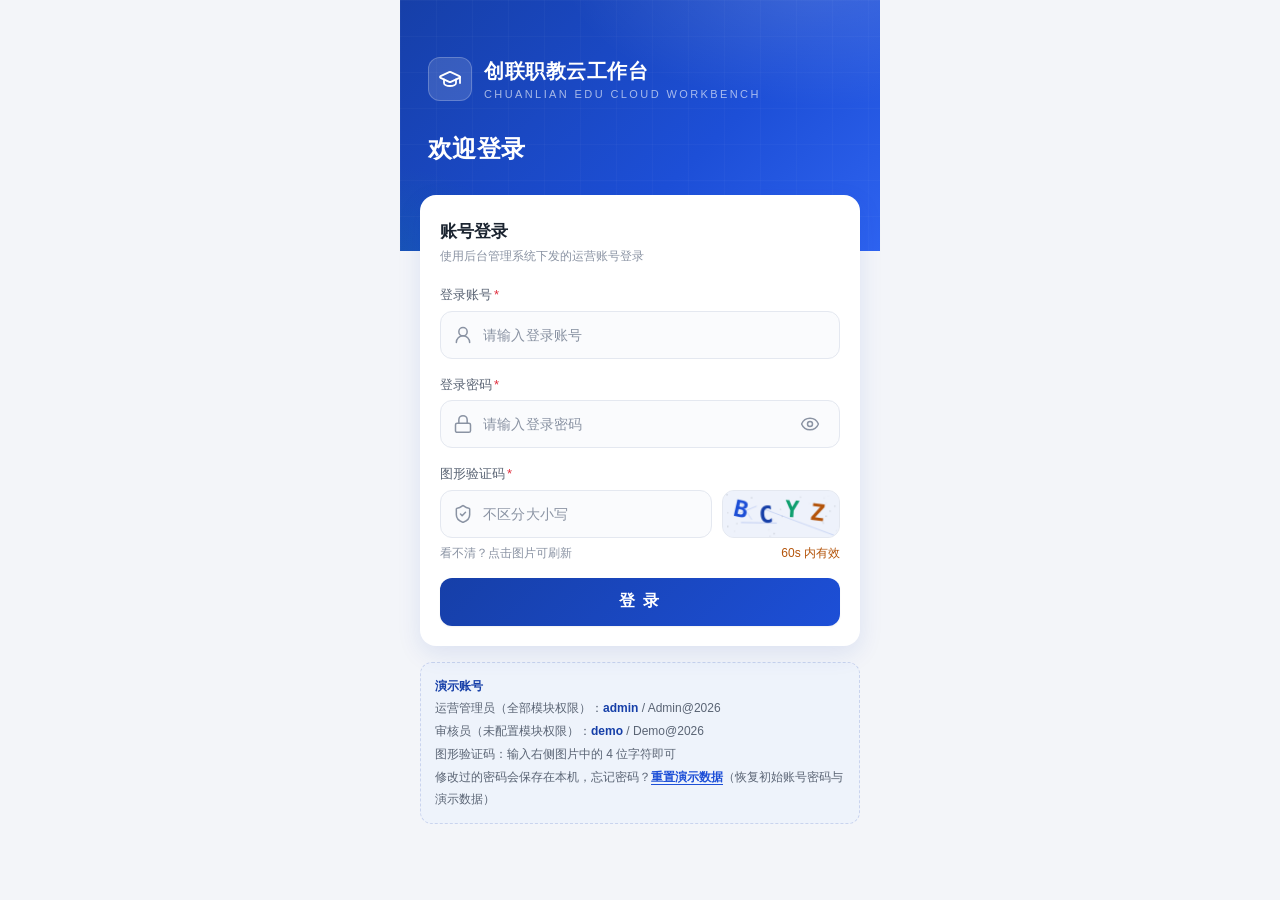
<file: code/index.html>
<!DOCTYPE html>
<html lang="zh-CN">
<head>
  <meta charset="UTF-8">
  <meta name="viewport" content="width=device-width, initial-scale=1, viewport-fit=cover">
  <meta name="theme-color" content="#163FA8">
  <title>登录 - 创联职教云工作台</title>
  <link rel="stylesheet" href="styles.css">
</head>
<body>
  <div class="page">
    <!-- 顶部品牌区 -->
    <header class="brand-band auth-hero">
      <div class="auth-mark">
        <span class="mark-badge">
          <!-- lucide: graduation-cap -->
          <svg viewBox="0 0 24 24" fill="none" stroke="currentColor" stroke-width="1.8" stroke-linecap="round" stroke-linejoin="round"><path d="M21.42 10.922a1 1 0 0 0-.019-1.838L12.83 5.18a2 2 0 0 0-1.66 0L2.6 9.08a1 1 0 0 0 0 1.832l8.57 3.908a2 2 0 0 0 1.66 0z"/><path d="M22 10v6"/><path d="M6 12.5V16a6 3 0 0 0 12 0v-3.5"/></svg>
        </span>
        <div>
          <div class="mark-name">创联职教云工作台</div>
          <div class="mark-en">Chuanlian Edu Cloud Workbench</div>
        </div>
      </div>
      <h1>欢迎登录</h1>
    </header>

    <main>
      <!-- 登录表单 -->
      <section class="auth-card">
        <h2>账号登录<small>使用后台管理系统下发的运营账号登录</small></h2>
        <form id="loginForm" novalidate>
          <div class="field" id="fieldUser">
            <label class="field-label" for="username">登录账号<span class="req">*</span></label>
            <div class="input-wrap">
              <!-- lucide: user-round -->
              <svg class="icon lead-icon" viewBox="0 0 24 24" fill="none" stroke="currentColor" stroke-width="1.8" stroke-linecap="round" stroke-linejoin="round"><circle cx="12" cy="8" r="5"/><path d="M20 21a8 8 0 0 0-16 0"/></svg>
              <input id="username" type="text" placeholder="请输入登录账号" autocomplete="username" maxlength="30">
            </div>
            <p class="field-error" id="userErr">请输入登录账号</p>
          </div>

          <div class="field" id="fieldPwd">
            <label class="field-label" for="password">登录密码<span class="req">*</span></label>
            <div class="input-wrap">
              <!-- lucide: lock -->
              <svg class="icon lead-icon" viewBox="0 0 24 24" fill="none" stroke="currentColor" stroke-width="1.8" stroke-linecap="round" stroke-linejoin="round"><rect width="18" height="11" x="3" y="11" rx="2" ry="2"/><path d="M7 11V7a5 5 0 0 1 10 0v4"/></svg>
              <input id="password" type="password" placeholder="请输入登录密码" autocomplete="current-password" maxlength="20">
              <button type="button" class="eye-toggle" data-target="password" aria-label="显示或隐藏密码">
                <svg class="icon eye-on" viewBox="0 0 24 24" fill="none" stroke="currentColor" stroke-width="1.8" stroke-linecap="round" stroke-linejoin="round"><path d="M2.062 12.348a1 1 0 0 1 0-.696 10.75 10.75 0 0 1 19.876 0 1 1 0 0 1 0 .696 10.75 10.75 0 0 1-19.876 0"/><circle cx="12" cy="12" r="3"/></svg>
                <svg class="icon eye-off" viewBox="0 0 24 24" fill="none" stroke="currentColor" stroke-width="1.8" stroke-linecap="round" stroke-linejoin="round" style="display:none"><path d="M10.733 5.076a10.744 10.744 0 0 1 11.205 6.575 1 1 0 0 1 0 .696 10.747 10.747 0 0 1-1.444 2.49"/><path d="M14.084 14.158a3 3 0 0 1-4.242-4.242"/><path d="M17.479 17.499a10.75 10.75 0 0 1-15.417-5.151 1 1 0 0 1 0-.696 10.75 10.75 0 0 1 4.446-5.143"/><path d="m2 2 20 20"/></svg>
              </button>
            </div>
            <p class="field-error" id="pwdErr">请输入登录密码</p>
          </div>

          <div class="field" id="fieldCaptcha">
            <label class="field-label" for="captchaInput">图形验证码<span class="req">*</span></label>
            <div class="captcha-row">
              <div class="input-wrap">
                <!-- lucide: shield-check -->
                <svg class="icon lead-icon" viewBox="0 0 24 24" fill="none" stroke="currentColor" stroke-width="1.8" stroke-linecap="round" stroke-linejoin="round"><path d="M20 13c0 5-3.5 7.5-7.66 8.95a1 1 0 0 1-.67-.01C7.5 20.5 4 18 4 13V6a1 1 0 0 1 1-1c2 0 4.5-1.2 6.24-2.72a1.17 1.17 0 0 1 1.52 0C14.51 3.81 17 5 19 5a1 1 0 0 1 1 1z"/><path d="m9 12 2 2 4-4"/></svg>
                <input id="captchaInput" type="text" placeholder="不区分大小写" maxlength="4" autocapitalize="characters">
              </div>
              <button type="button" class="captcha-box" id="captchaBox" aria-label="点击刷新图形验证码">
                <canvas id="captchaCanvas" width="118" height="48"></canvas>
                <span class="captcha-tip">点击刷新</span>
              </button>
            </div>
            <div class="captcha-meta">
              <span>看不清？点击图片可刷新</span>
              <span class="countdown" id="captchaCountdown"></span>
            </div>
            <p class="field-error" id="captchaErr">请输入图形验证码</p>
          </div>

          <button type="submit" class="btn-primary" id="loginSubmit">
            <span class="spinner" id="loginSpinner" style="display:none"></span>
            <span id="loginSubmitText">登 录</span>
          </button>
        </form>
      </section>

      <!-- 演示账号 -->
      <div class="demo-note">
        <b>演示账号</b><br>
        运营管理员（全部模块权限）：<b>admin</b> / Admin@2026<br>
        审核员（未配置模块权限）：<b>demo</b> / Demo@2026<br>
        图形验证码：输入右侧图片中的 4 位字符即可<br>
        修改过的密码会保存在本机，忘记密码？<a class="fill-link" id="resetDemo" href="javascript:void(0)">重置演示数据</a>（恢复初始账号密码与演示数据）
      </div>
    </main>
  </div>

  <div class="toast" id="toast" role="alert"></div>

  <script src="mock.js"></script>
  <script src="api.js"></script>
  <script>
  (function () {
    'use strict';

    var $ = function (id) { return document.getElementById(id); };

    /* ---------- Toast ---------- */
    var toastTimer = null;
    function toast(msg, isError) {
      var el = $('toast');
      el.textContent = msg;
      el.classList.toggle('toast-error', !!isError);
      el.classList.add('show');
      clearTimeout(toastTimer);
      toastTimer = setTimeout(function () { el.classList.remove('show'); }, 2400);
    }

    /* ---------- 会话守卫：已登录直接进入工作台 ---------- */
    API.getSession().then(function (session) {
      if (session) { location.replace('home.html'); return; }
      // 会话失效/过期跳回时给出提示
      if (sessionStorage.getItem(DB.EXPIRED_FLAG) === '1') {
        sessionStorage.removeItem(DB.EXPIRED_FLAG);
        toast('登录已失效，请重新登录', true);
      }
      refreshCaptcha();
    });

    /* ---------- 图形验证码：绘制 + 60s 有效期倒计时 ---------- */
    var captchaLeft = 0;
    var captchaTimer = null;

    function refreshCaptcha() {
      DB.genCaptcha($('captchaCanvas'));
      $('captchaInput').value = '';
      captchaLeft = 60;
      $('captchaCountdown').classList.remove('is-expired');
      renderCountdown();
      clearInterval(captchaTimer);
      captchaTimer = setInterval(function () {
        captchaLeft -= 1;
        renderCountdown();
        if (captchaLeft <= 0) clearInterval(captchaTimer);
      }, 1000);
    }
    function renderCountdown() {
      var el = $('captchaCountdown');
      if (captchaLeft > 0) {
        el.textContent = captchaLeft + 's 内有效';
      } else {
        el.textContent = '已过期，请点击刷新';
        el.classList.add('is-expired');
      }
    }
    $('captchaBox').addEventListener('click', refreshCaptcha);

    /* ---------- 密码显示 / 隐藏 ---------- */
    var eyeBtn = document.querySelector('.eye-toggle');
    eyeBtn.addEventListener('click', function () {
      var input = $(eyeBtn.getAttribute('data-target'));
      var show = input.type === 'password';
      input.type = show ? 'text' : 'password';
      eyeBtn.querySelector('.eye-on').style.display = show ? 'none' : '';
      eyeBtn.querySelector('.eye-off').style.display = show ? '' : 'none';
    });

    /* ---------- 表单校验与提交 ---------- */
    function fieldError(fieldId, errId, msg) {
      $(fieldId).classList.toggle('is-invalid', !!msg);
      $(errId).textContent = msg || '';
    }
    // 输入时清除错误态
    ['username', 'password', 'captchaInput'].forEach(function (id) {
      $(id).addEventListener('input', function () {
        this.closest('.field').classList.remove('is-invalid');
      });
    });

    /* ---------- 重置演示数据：恢复初始账号密码与种子数据 ---------- */
    $('resetDemo').addEventListener('click', function () {
      var ok = confirm('确定重置演示数据？\n· 登录密码恢复为初始值：admin / Admin@2026\n· 机构、班级、应急、订单在本机的改动将一并还原');
      if (!ok) return;
      DB.resetMock();
      location.reload();
    });

    var loginSubmitting = false;
    $('loginForm').addEventListener('submit', function (e) {
      e.preventDefault();
      if (loginSubmitting) return; // 防重复提交

      var username = $('username').value.trim();
      var password = $('password').value;
      var captcha = $('captchaInput').value.trim();

      var ok = true;
      if (!username) { fieldError('fieldUser', 'userErr', '请输入登录账号'); ok = false; } else fieldError('fieldUser', 'userErr', '');
      if (!password) { fieldError('fieldPwd', 'pwdErr', '请输入登录密码'); ok = false; } else fieldError('fieldPwd', 'pwdErr', '');
      if (!captcha) { fieldError('fieldCaptcha', 'captchaErr', '请输入图形验证码'); ok = false; } else fieldError('fieldCaptcha', 'captchaErr', '');
      if (!ok) return;

      loginSubmitting = true;
      $('loginSubmit').disabled = true;
      $('loginSpinner').style.display = '';
      $('loginSubmitText').textContent = '登录中…';

      API.login({ username: username, password: password, captcha: captcha }).then(function (res) {
        if (res.code !== 0) {
          toast(res.message || '账号、密码或验证码错误', true);
          refreshCaptcha(); // 失败后刷新验证码，防止重放
          $('captchaInput').focus();
        } else {
          toast('登录成功');
          setTimeout(function () { location.replace('home.html'); }, 600);
          return;
        }
        loginSubmitting = false;
        $('loginSubmit').disabled = false;
        $('loginSpinner').style.display = 'none';
        $('loginSubmitText').textContent = '登 录';
      });
    });
  })();
  </script>
</body>
</html>
</file>
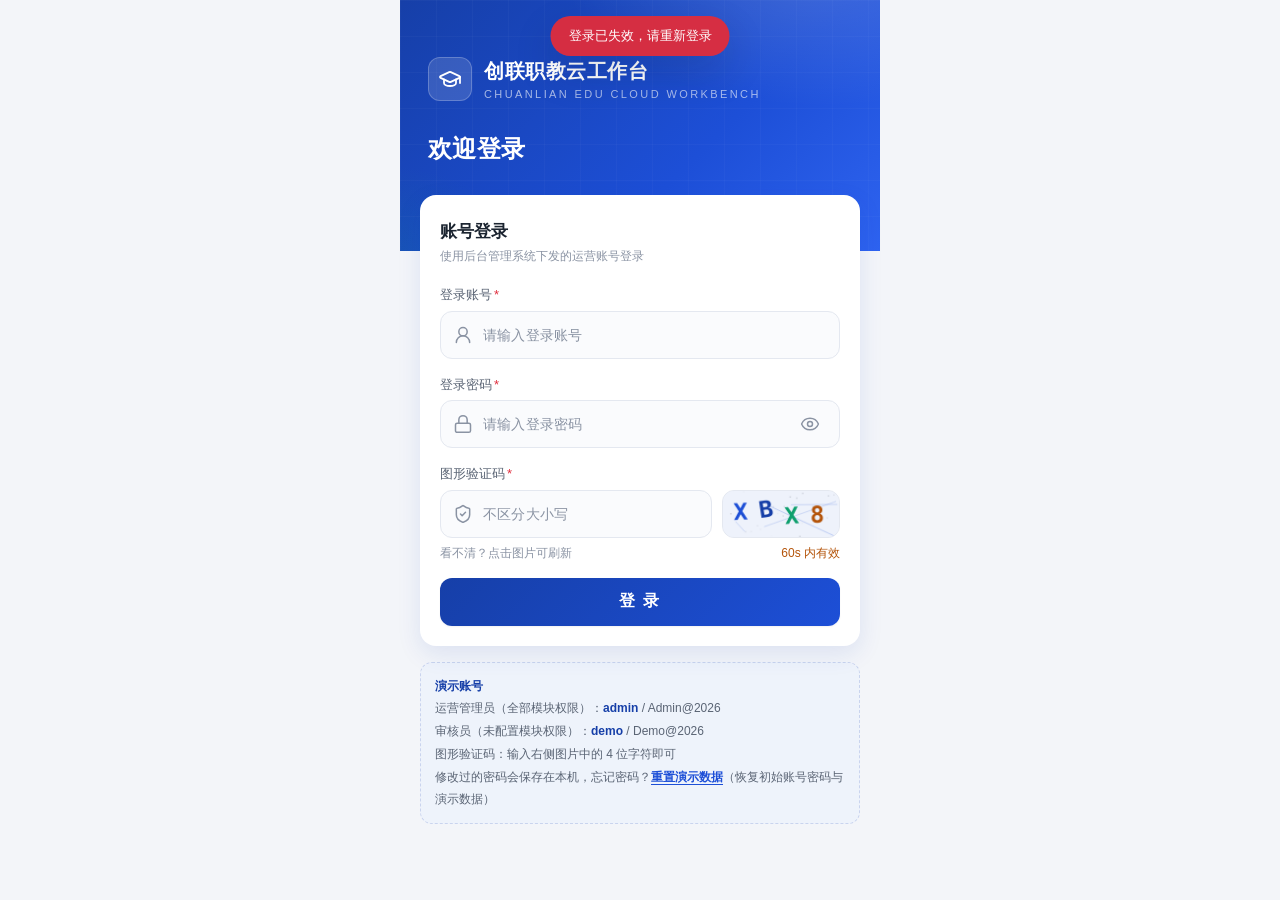
<file: code/change-password.html>
<!DOCTYPE html>
<html lang="zh-CN">
<head>
  <meta charset="UTF-8">
  <meta name="viewport" content="width=device-width, initial-scale=1, viewport-fit=cover">
  <meta name="theme-color" content="#163FA8">
  <title>修改登录密码 - 创联职教云工作台</title>
  <link rel="stylesheet" href="styles.css">
</head>
<body>
  <div class="page">
    <header class="brand-band app-header is-sub">
      <button type="button" class="btn-back" id="backBtn" aria-label="返回工作台">
        <!-- lucide: chevron-left -->
        <svg class="icon" viewBox="0 0 24 24" fill="none" stroke="currentColor" stroke-width="2" stroke-linecap="round" stroke-linejoin="round"><path d="m15 18-6-6 6-6"/></svg>
      </button>
      <div class="header-info">
        <div class="header-title">修改登录密码</div>
        <div class="header-sub">修改成功后需使用新密码重新登录</div>
      </div>
      <span class="header-spacer"></span>
    </header>

    <main class="home-body module-body">
      <!-- 账号卡：账号来自登录态，仅展示 -->
      <section class="account-card reveal" id="accountCard">
        <div class="card-label">
          <!-- lucide: user-round -->
          <svg viewBox="0 0 24 24" fill="none" stroke="currentColor" stroke-width="1.8" stroke-linecap="round" stroke-linejoin="round"><circle cx="12" cy="8" r="5"/><path d="M20 21a8 8 0 0 0-16 0"/></svg>
          当前登录账号
        </div>
        <div class="account-name" id="accountName">—</div>
        <div class="account-sub">修改成功后将清除本地登录会话，请使用新密码重新登录</div>
      </section>

      <!-- 修改密码表单（页面形式，非弹层） -->
      <section class="auth-card reveal" style="margin:16px 0 0">
        <div class="pwd-rule">
          <!-- lucide: shield-check -->
          <svg viewBox="0 0 24 24" fill="none" stroke="currentColor" stroke-width="1.8" stroke-linecap="round" stroke-linejoin="round"><path d="M20 13c0 5-3.5 7.5-7.66 8.95a1 1 0 0 1-.67-.01C7.5 20.5 4 18 4 13V6a1 1 0 0 1 1-1c2 0 4.5-1.2 6.24-2.72a1.17 1.17 0 0 1 1.52 0C14.51 3.81 17 5 19 5a1 1 0 0 1 1 1z"/><path d="m9 12 2 2 4-4"/></svg>
          <span>新密码规则沿用后台管理系统：长度 8~20 位，须同时包含字母和数字。</span>
        </div>
        <form id="pwdForm" novalidate>
          <div class="field" id="fieldOld">
            <label class="field-label" for="oldPwd">原密码<span class="req">*</span></label>
            <div class="input-wrap">
              <!-- lucide: lock -->
              <svg class="icon lead-icon" viewBox="0 0 24 24" fill="none" stroke="currentColor" stroke-width="1.8" stroke-linecap="round" stroke-linejoin="round"><rect width="18" height="11" x="3" y="11" rx="2" ry="2"/><path d="M7 11V7a5 5 0 0 1 10 0v4"/></svg>
              <input id="oldPwd" type="password" placeholder="请输入原密码" autocomplete="current-password" maxlength="20">
              <button type="button" class="eye-toggle" data-target="oldPwd" aria-label="显示或隐藏密码">
                <svg class="icon eye-on" viewBox="0 0 24 24" fill="none" stroke="currentColor" stroke-width="1.8" stroke-linecap="round" stroke-linejoin="round"><path d="M2.062 12.348a1 1 0 0 1 0-.696 10.75 10.75 0 0 1 19.876 0 1 1 0 0 1 0 .696 10.75 10.75 0 0 1-19.876 0"/><circle cx="12" cy="12" r="3"/></svg>
                <svg class="icon eye-off" viewBox="0 0 24 24" fill="none" stroke="currentColor" stroke-width="1.8" stroke-linecap="round" stroke-linejoin="round" style="display:none"><path d="M10.733 5.076a10.744 10.744 0 0 1 11.205 6.575 1 1 0 0 1 0 .696 10.747 10.747 0 0 1-1.444 2.49"/><path d="M14.084 14.158a3 3 0 0 1-4.242-4.242"/><path d="M17.479 17.499a10.75 10.75 0 0 1-15.417-5.151 1 1 0 0 1 0-.696 10.75 10.75 0 0 1 4.446-5.143"/><path d="m2 2 20 20"/></svg>
              </button>
            </div>
            <p class="field-error" id="oldErr">原密码不能为空</p>
          </div>

          <div class="field" id="fieldNew">
            <label class="field-label" for="newPwd">新密码<span class="req">*</span></label>
            <div class="input-wrap">
              <!-- lucide: lock -->
              <svg class="icon lead-icon" viewBox="0 0 24 24" fill="none" stroke="currentColor" stroke-width="1.8" stroke-linecap="round" stroke-linejoin="round"><rect width="18" height="11" x="3" y="11" rx="2" ry="2"/><path d="M7 11V7a5 5 0 0 1 10 0v4"/></svg>
              <input id="newPwd" type="password" placeholder="8~20 位，须含字母和数字" autocomplete="new-password" maxlength="20">
              <button type="button" class="eye-toggle" data-target="newPwd" aria-label="显示或隐藏密码">
                <svg class="icon eye-on" viewBox="0 0 24 24" fill="none" stroke="currentColor" stroke-width="1.8" stroke-linecap="round" stroke-linejoin="round"><path d="M2.062 12.348a1 1 0 0 1 0-.696 10.75 10.75 0 0 1 19.876 0 1 1 0 0 1 0 .696 10.75 10.75 0 0 1-19.876 0"/><circle cx="12" cy="12" r="3"/></svg>
                <svg class="icon eye-off" viewBox="0 0 24 24" fill="none" stroke="currentColor" stroke-width="1.8" stroke-linecap="round" stroke-linejoin="round" style="display:none"><path d="M10.733 5.076a10.744 10.744 0 0 1 11.205 6.575 1 1 0 0 1 0 .696 10.747 10.747 0 0 1-1.444 2.49"/><path d="M14.084 14.158a3 3 0 0 1-4.242-4.242"/><path d="M17.479 17.499a10.75 10.75 0 0 1-15.417-5.151 1 1 0 0 1 0-.696 10.75 10.75 0 0 1 4.446-5.143"/><path d="m2 2 20 20"/></svg>
              </button>
            </div>
            <p class="field-error" id="newErr">新密码不能为空</p>
          </div>

          <div class="field" id="fieldConfirm">
            <label class="field-label" for="confirmPwd">确认新密码<span class="req">*</span></label>
            <div class="input-wrap">
              <!-- lucide: lock -->
              <svg class="icon lead-icon" viewBox="0 0 24 24" fill="none" stroke="currentColor" stroke-width="1.8" stroke-linecap="round" stroke-linejoin="round"><rect width="18" height="11" x="3" y="11" rx="2" ry="2"/><path d="M7 11V7a5 5 0 0 1 10 0v4"/></svg>
              <input id="confirmPwd" type="password" placeholder="请再次输入新密码" autocomplete="new-password" maxlength="20">
              <button type="button" class="eye-toggle" data-target="confirmPwd" aria-label="显示或隐藏密码">
                <svg class="icon eye-on" viewBox="0 0 24 24" fill="none" stroke="currentColor" stroke-width="1.8" stroke-linecap="round" stroke-linejoin="round"><path d="M2.062 12.348a1 1 0 0 1 0-.696 10.75 10.75 0 0 1 19.876 0 1 1 0 0 1 0 .696 10.75 10.75 0 0 1-19.876 0"/><circle cx="12" cy="12" r="3"/></svg>
                <svg class="icon eye-off" viewBox="0 0 24 24" fill="none" stroke="currentColor" stroke-width="1.8" stroke-linecap="round" stroke-linejoin="round" style="display:none"><path d="M10.733 5.076a10.744 10.744 0 0 1 11.205 6.575 1 1 0 0 1 0 .696 10.747 10.747 0 0 1-1.444 2.49"/><path d="M14.084 14.158a3 3 0 0 1-4.242-4.242"/><path d="M17.479 17.499a10.75 10.75 0 0 1-15.417-5.151 1 1 0 0 1 0-.696 10.75 10.75 0 0 1 4.446-5.143"/><path d="m2 2 20 20"/></svg>
              </button>
            </div>
            <p class="field-error" id="confirmErr">确认密码不能为空</p>
          </div>

          <button type="submit" class="btn-primary" id="pwdSubmit">
            <span class="spinner" id="pwdSpinner" style="display:none"></span>
            <span id="pwdSubmitText">确认修改</span>
          </button>
        </form>
      </section>
    </main>
  </div>

  <div class="toast" id="toast" role="alert"></div>

  <script src="mock.js"></script>
  <script src="api.js"></script>
  <script>
  (function () {
    'use strict';

    var $ = function (id) { return document.getElementById(id); };
    var session = null;
    var pwdSubmitting = false;

    /* ---------- Toast ---------- */
    var toastTimer = null;
    function toast(msg, isError) {
      var el = $('toast');
      el.textContent = msg;
      el.classList.toggle('toast-error', !!isError);
      el.classList.add('show');
      clearTimeout(toastTimer);
      toastTimer = setTimeout(function () { el.classList.remove('show'); }, 2400);
    }

    /* ---------- 会话守卫：失效/过期 → 回登录页 ---------- */
    API.getSession().then(function (s) {
      if (!s) {
        sessionStorage.setItem(DB.EXPIRED_FLAG, '1');
        location.replace('index.html');
        return;
      }
      session = s;
      $('accountName').textContent = s.username;
    });
    $('backBtn').addEventListener('click', function () { location.href = 'home.html'; });

    // 密码显示 / 隐藏（三个字段统一处理）
    Array.prototype.forEach.call(document.querySelectorAll('.eye-toggle'), function (btn) {
      btn.addEventListener('click', function () {
        var input = $(btn.getAttribute('data-target'));
        var show = input.type === 'password';
        input.type = show ? 'text' : 'password';
        btn.querySelector('.eye-on').style.display = show ? 'none' : '';
        btn.querySelector('.eye-off').style.display = show ? '' : 'none';
      });
    });

    function fieldError(fieldId, errId, msg) {
      $(fieldId).classList.toggle('is-invalid', !!msg);
      $(errId).textContent = msg || '';
    }

    // 新密码规则沿用后台：8~20 位且同时包含字母和数字
    function validNewPwd(v) {
      return v.length >= 8 && v.length <= 20 && /[A-Za-z]/.test(v) && /\d/.test(v);
    }

    $('pwdForm').addEventListener('submit', function (e) {
      e.preventDefault();
      if (pwdSubmitting) return; // 防重复提交

      var oldV = $('oldPwd').value;
      var newV = $('newPwd').value;
      var confV = $('confirmPwd').value;

      var ok = true;
      if (!oldV) { fieldError('fieldOld', 'oldErr', '原密码不能为空'); ok = false; } else fieldError('fieldOld', 'oldErr', '');
      if (!newV) { fieldError('fieldNew', 'newErr', '新密码不能为空'); ok = false; }
      else if (!validNewPwd(newV)) { fieldError('fieldNew', 'newErr', '新密码须为 8~20 位且同时包含字母和数字'); ok = false; }
      else fieldError('fieldNew', 'newErr', '');
      if (!confV) { fieldError('fieldConfirm', 'confirmErr', '确认密码不能为空'); ok = false; }
      else if (confV !== newV) { fieldError('fieldConfirm', 'confirmErr', '两次输入的新密码不一致'); ok = false; }
      else fieldError('fieldConfirm', 'confirmErr', '');
      if (!ok) return;

      if (!session) return; // 会话守卫尚未完成
      pwdSubmitting = true;
      $('pwdSubmit').disabled = true;
      $('pwdSpinner').style.display = '';
      $('pwdSubmitText').textContent = '提交中…';

      API.changePassword({
        username: session.username,
        oldPassword: oldV,
        newPassword: newV
      }).then(function (res) {
        if (res.code !== 0) {
          fieldError('fieldOld', 'oldErr', res.message || '原密码不正确');
          return;
        }
        // 修改成功：使既有会话失效并提示重新登录
        API.clearSession();
        toast('密码修改成功，请使用新密码重新登录');
        setTimeout(function () { location.replace('index.html'); }, 1400);
      }).finally(function () {
        pwdSubmitting = false;
        $('pwdSubmit').disabled = false;
        $('pwdSpinner').style.display = 'none';
        $('pwdSubmitText').textContent = '确认修改';
      });
    });
  })();
  </script>
</body>
</html>
</file>
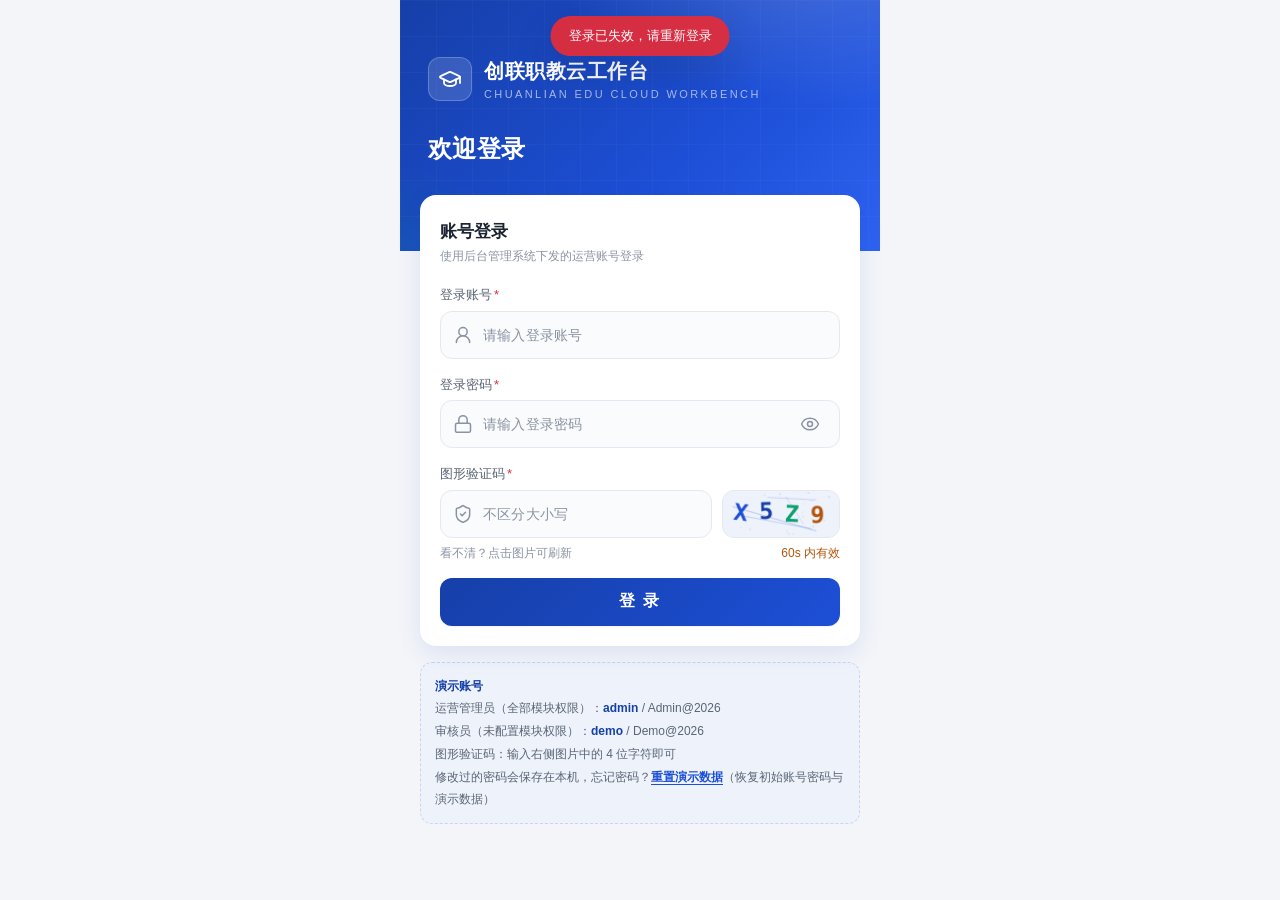
<file: code/emergency-detail.html>
<!DOCTYPE html>
<html lang="zh-CN">
<head>
  <meta charset="UTF-8">
  <meta name="viewport" content="width=device-width, initial-scale=1, viewport-fit=cover">
  <meta name="theme-color" content="#163FA8">
  <title>学员资料维护 - 创联职教云工作台</title>
  <link rel="stylesheet" href="styles.css">
</head>
<body>
  <div class="page">
    <!-- 模块页头 -->
    <header class="brand-band app-header is-sub">
      <button type="button" class="btn-back" id="backBtn" aria-label="返回检索列表">
        <!-- lucide: chevron-left -->
        <svg class="icon" viewBox="0 0 24 24" fill="none" stroke="currentColor" stroke-width="2" stroke-linecap="round" stroke-linejoin="round"><path d="m15 18-6-6 6-6"/></svg>
      </button>
      <div class="header-info">
        <div class="header-title">学员资料维护</div>
        <div class="header-sub">敏感信息仅限应急场景使用</div>
      </div>
      <span class="header-spacer"></span>
    </header>

    <main class="home-body module-body">
      <!-- 详情主体（骨架 / 详情 / 错误态 由 JS 渲染） -->
      <div id="detailBox"></div>
    </main>
  </div>

  <!-- 字段编辑底部弹层（姓名 / 手机号 / 身份证号 共用） -->
  <div class="sheet-mask" id="sheetMask"></div>
  <div class="sheet" id="editSheet" role="dialog" aria-label="编辑学员资料">
    <div class="grabber"></div>
    <div class="sheet-head">
      <h3 id="edTitle">修改资料</h3>
      <button type="button" class="sheet-close" id="sheetClose" aria-label="关闭">
        <!-- lucide: x -->
        <svg viewBox="0 0 24 24" fill="none" stroke="currentColor" stroke-width="2" stroke-linecap="round" stroke-linejoin="round"><path d="M18 6 6 18"/><path d="m6 6 12 12"/></svg>
      </button>
    </div>
    <div class="ro-box">
      <div class="ro-row"><span class="ro-label">学员姓名</span><span class="ro-value" id="edStuName">—</span></div>
      <div class="ro-row"><span class="ro-label">身份证号</span><span class="ro-value mono-num" id="edStuIdcard">—</span></div>
    </div>
    <div class="time-field" id="edField">
      <label class="tf-label" for="edInput" id="edLabel">修改内容<span class="req">*</span></label>
      <div class="input-wrap">
        <svg class="icon lead-icon" id="edLead" viewBox="0 0 24 24" fill="none" stroke="currentColor" stroke-width="1.8" stroke-linecap="round" stroke-linejoin="round"></svg>
        <input type="text" id="edInput" autocomplete="off">
      </div>
      <p class="field-error" id="edError">输入不能为空</p>
    </div>
    <div class="time-hint" id="edHint">
      <!-- lucide: info -->
      <svg viewBox="0 0 24 24" fill="none" stroke="currentColor" stroke-width="1.8" stroke-linecap="round" stroke-linejoin="round"><circle cx="12" cy="12" r="10"/><path d="M12 16v-4"/><path d="M12 8h.01"/></svg>
      <span id="edHintText"></span>
    </div>
    <button type="button" class="btn-primary" id="btnSaveEdit">
      <span class="spinner" id="edSpinner" style="display:none"></span>
      <span id="edBtnText">保存修改</span>
    </button>
  </div>

  <!-- 通用二次确认弹层（字段修改 / 删除照片 / 重置密码） -->
  <div class="modal-mask" id="confirmMask"></div>
  <div class="modal" id="confirmModal" role="alertdialog" aria-label="操作确认">
    <div class="modal-icon brand" id="cfIcon"></div>
    <h3 id="cfTitle">确认操作？</h3>
    <p id="cfBody"></p>
    <div class="modal-btns">
      <button type="button" class="btn-ghost" id="cfCancel">取消</button>
      <button type="button" class="btn-solid blue" id="cfOk">确认</button>
    </div>
  </div>

  <!-- 实名认证照片大图查看器 -->
  <div class="viewer-mask" id="viewerMask">
    <div class="viewer-toolbar">
      <button type="button" class="vt-btn" id="vtZoomOut" aria-label="缩小">
        <!-- lucide: zoom-out -->
        <svg viewBox="0 0 24 24" fill="none" stroke="currentColor" stroke-width="2" stroke-linecap="round" stroke-linejoin="round"><circle cx="11" cy="11" r="8"/><line x1="21" x2="16.65" y1="21" y2="16.65"/><line x1="8" x2="14" y1="11" y2="11"/></svg>
      </button>
      <span class="vt-label" id="vtLabel">100%</span>
      <button type="button" class="vt-btn" id="vtZoomIn" aria-label="放大">
        <!-- lucide: zoom-in -->
        <svg viewBox="0 0 24 24" fill="none" stroke="currentColor" stroke-width="2" stroke-linecap="round" stroke-linejoin="round"><circle cx="11" cy="11" r="8"/><line x1="21" x2="16.65" y1="21" y2="16.65"/><line x1="11" x2="11" y1="8" y2="14"/><line x1="8" x2="14" y1="11" y2="11"/></svg>
      </button>
      <button type="button" class="vt-btn vt-close" id="viewerClose" aria-label="关闭查看器">
        <!-- lucide: x -->
        <svg viewBox="0 0 24 24" fill="none" stroke="currentColor" stroke-width="2" stroke-linecap="round" stroke-linejoin="round"><path d="M18 6 6 18"/><path d="m6 6 12 12"/></svg>
      </button>
    </div>
    <div class="viewer-stage" id="viewerStage">
      <div class="doc-wrap" id="photoWrap"></div>
    </div>
  </div>

  <div class="toast" id="toast" role="alert"></div>

  <script src="mock.js"></script>
  <script src="api.js"></script>
  <script>
  (function () {
    'use strict';

    var $ = function (id) { return document.getElementById(id); };

    function getQueryParam(k) {
      var m = new RegExp('[?&]' + k + '=([^&]*)').exec(location.search);
      return m ? decodeURIComponent(m[1]) : '';
    }
    var STU_ID = getQueryParam('id');

    function esc(s) {
      return String(s == null ? '' : s).replace(/[&<>"']/g, function (c) {
        return { '&': '&amp;', '<': '&lt;', '>': '&gt;', '"': '&quot;', "'": '&#39;' }[c];
      });
    }

    var ICONS = {
      brand: '<svg viewBox="0 0 24 24" fill="none" stroke="currentColor" stroke-width="1.8" stroke-linecap="round" stroke-linejoin="round"><path d="M20 13c0 5-3.5 7.5-7.66 8.95a1 1 0 0 1-.67-.01C7.5 20.5 4 18 4 13V6a1 1 0 0 1 1-1c2 0 4.5-1.2 6.24-2.72a1.17 1.17 0 0 1 1.52 0C14.51 3.81 17 5 19 5a1 1 0 0 1 1 1z"/><path d="m9 12 2 2 4-4"/></svg>',
      danger: '<svg viewBox="0 0 24 24" fill="none" stroke="currentColor" stroke-width="1.8" stroke-linecap="round" stroke-linejoin="round"><path d="m21.73 18-8-14a2 2 0 0 0-3.48 0l-8 14A2 2 0 0 0 4 21h16a2 2 0 0 0 1.73-3"/><path d="M12 9v4"/><path d="M12 17h.01"/></svg>',
      key: '<svg viewBox="0 0 24 24" fill="none" stroke="currentColor" stroke-width="1.8" stroke-linecap="round" stroke-linejoin="round"><path d="m15.5 7.5 2.3 2.3a1 1 0 0 0 1.4 0l2.5-2.5a1 1 0 0 0 0-1.4l-3.04-3.04a1 1 0 0 0-1.41 0l-2.34 2.34a1 1 0 0 0 0 1.41l.59.59Z"/><path d="m18 13v6a2 2 0 0 1-2 2H5a2 2 0 0 1-2-2V8a2 2 0 0 1 2-2h6"/></svg>',
      user: '<svg viewBox="0 0 24 24" fill="none" stroke="currentColor" stroke-width="1.8" stroke-linecap="round" stroke-linejoin="round"><circle cx="12" cy="8" r="5"/><path d="M20 21a8 8 0 0 0-16 0"/></svg>',
      phone: '<svg viewBox="0 0 24 24" fill="none" stroke="currentColor" stroke-width="1.8" stroke-linecap="round" stroke-linejoin="round"><path d="M22 16.92v3a2 2 0 0 1-2.18 2 19.79 19.79 0 0 1-8.63-3.07 19.5 19.5 0 0 1-6-6 19.79 19.79 0 0 1-3.07-8.67A2 2 0 0 1 4.11 2h3a2 2 0 0 1 2 1.72 12.84 12.84 0 0 0 .7 2.81 2 2 0 0 1-.45 2.11L8.09 9.91a16 16 0 0 0 6 6l1.27-1.27a2 2 0 0 1 2.11-.45 12.84 12.84 0 0 0 2.81.7A2 2 0 0 1 22 16.92z"/></svg>',
      idcard: '<svg viewBox="0 0 24 24" fill="none" stroke="currentColor" stroke-width="1.8" stroke-linecap="round" stroke-linejoin="round"><rect width="20" height="14" x="2" y="5" rx="2"/><line x1="2" x2="22" y1="10" y2="10"/></svg>',
      trash: '<svg viewBox="0 0 24 24" fill="none" stroke="currentColor" stroke-width="1.8" stroke-linecap="round" stroke-linejoin="round"><path d="M3 6h18"/><path d="M19 6v14c0 1-1 2-2 2H7c-1 0-2-1-2-2V6"/><path d="M8 6V4c0-1 1-2 2-2h4c1 0 2 1 2 2v2"/><line x1="10" x2="10" y1="11" y2="17"/><line x1="14" x2="14" y1="11" y2="17"/></svg>',
      image: '<svg viewBox="0 0 24 24" fill="none" stroke="currentColor" stroke-width="1.8" stroke-linecap="round" stroke-linejoin="round"><rect width="18" height="18" x="3" y="3" rx="2" ry="2"/><circle cx="9" cy="9" r="2"/><path d="m21 15-3.086-3.086a2 2 0 0 0-2.828 0L6 21"/></svg>',
      alert: '<svg viewBox="0 0 24 24" fill="none" stroke="currentColor" stroke-width="1.8" stroke-linecap="round" stroke-linejoin="round"><circle cx="12" cy="12" r="10"/><line x1="12" x2="12" y1="8" y2="12"/><line x1="12" x2="12.01" y1="16" y2="16"/></svg>',
      refresh: '<svg viewBox="0 0 24 24" fill="none" stroke="currentColor" stroke-width="2" stroke-linecap="round" stroke-linejoin="round"><path d="M3 12a9 9 0 0 1 9-9 9.75 9.75 0 0 1 6.74 2.74L21 8"/><path d="M21 3v5h-5"/><path d="M21 12a9 9 0 0 1-9 9 9.75 9.75 0 0 1-6.74-2.74L3 16"/><path d="M8 21H3v-5"/></svg>'
    };

    /* ---------- Toast ---------- */
    var toastTimer = null;
    function toast(msg, isError) {
      var el = $('toast');
      el.textContent = msg;
      el.classList.toggle('toast-error', !!isError);
      el.classList.add('show');
      clearTimeout(toastTimer);
      toastTimer = setTimeout(function () { el.classList.remove('show'); }, 2400);
    }

    /* ---------- 会话守卫 ---------- */
    API.getSession().then(function (session) {
      if (!session) {
        sessionStorage.setItem(DB.EXPIRED_FLAG, '1');
        location.replace('index.html');
        return;
      }
      if (session.perms.indexOf('emergency') === -1 || !STU_ID) {
        sessionStorage.setItem(DB.EXPIRED_FLAG, '1');
        location.replace('home.html');
        return;
      }
      loadStudent();
    });
    $('backBtn').addEventListener('click', function () { location.href = 'emergency.html'; });

    /* ---------- 学员状态 ---------- */
    var student = null; // { id, name, idcard, phone, photo }

    function loadStudent() {
      $('detailBox').innerHTML =
        '<div class="detail-card"><div class="sk-line" style="width:32%"></div>'
        + '<div class="sk-line" style="width:58%;margin-top:16px"></div>'
        + '<div class="sk-line" style="width:46%;margin-top:14px"></div>'
        + '<div class="sk-line" style="width:52%;margin-top:14px"></div></div>';
      API.getStudent(STU_ID).then(function (res) {
        if (res.code !== 0) {
          renderLoadError(res.message);
          return;
        }
        student = res.data;
        renderDetail();
      });
    }

    function renderLoadError(msg) {
      $('detailBox').innerHTML =
        '<div class="empty-state reveal">'
        + '<div class="empty-icon">' + ICONS.alert + '</div>'
        + '<h3>加载失败</h3>'
        + '<p>' + esc(msg || '网络异常，请检查后重试') + '</p>'
        + '<button type="button" class="btn-mini" id="retryBtn">' + ICONS.refresh + '重新加载</button>'
        + '</div>';
      $('retryBtn').addEventListener('click', loadStudent);
    }

    /* ---------- 身份证人像面 SVG（演示用离线绘制，替代真实照片资源） ---------- */
    function buildIdPhotoSVG(s) {
      var y = parseInt(s.idcard.slice(6, 10), 10);
      var m = s.idcard.slice(10, 12);
      var d = s.idcard.slice(12, 14);
      var gender = parseInt(s.idcard.charAt(16), 10) % 2 === 1 ? '男' : '女';
      function row(label, val, dy) {
        return '<text x="150" y="' + dy + '" font-size="11" fill="#41566B">' + label
          + '</text><text x="196" y="' + dy + '" font-size="11" fill="#1B2430" font-weight="600">' + val + '</text>';
      }
      return '<svg viewBox="0 0 340 214" xmlns="http://www.w3.org/2000/svg">'
        + '<defs><linearGradient id="idbg" x1="0" y1="0" x2="1" y2="1">'
        + '<stop offset="0" stop-color="#E3F1EC"/><stop offset="1" stop-color="#C9E4DB"/></linearGradient></defs>'
        + '<rect width="340" height="214" rx="14" fill="url(#idbg)"/>'
        + '<rect x="8" y="8" width="324" height="198" rx="10" fill="none" stroke="#9FC9BB" stroke-width="1"/>'
        + '<text x="170" y="34" font-size="13" fill="#3D6B5C" text-anchor="middle" letter-spacing="3" font-weight="600">中华人民共和国居民身份证</text>'
        + '<rect x="26" y="52" width="60" height="78" rx="4" fill="#F4FAF8" stroke="#9FC9BB"/>'
        + '<circle cx="56" cy="78" r="14" fill="#B7D6CA"/>'
        + '<path d="M32 122c2-14 12-20 24-20s22 6 24 20z" fill="#B7D6CA"/>'
        + row('姓名', esc(s.name), 66)
        + row('性别', gender, 88)
        + row('出生', y + '年' + m + '月' + d + '日', 110)
        + '<text x="150" y="132" font-size="11" fill="#41566B">住址</text>'
        + '<text x="196" y="132" font-size="10" fill="#8A93A3">──────────</text>'
        + '<text x="170" y="172" font-size="15" fill="#1B2430" font-family="DIN Alternate, monospace" letter-spacing="2" text-anchor="middle" font-weight="600">' + esc(s.idcard) + '</text>'
        + '<text x="316" y="200" font-size="9" fill="#7BA998" text-anchor="end">演示样证 · 非真实证件</text>'
        + '</svg>';
    }

    /* ---------- 详情渲染 ---------- */
    function renderDetail() {
      var photoBlock = student.photo
        ? '<div class="photo-card" id="photoCard">'
          + '<div class="photo-thumb">' + buildIdPhotoSVG(student) + '</div>'
          + '<div class="photo-info"><b>实名认证照片</b><span>点击查看大图，可缩放核对信息</span></div>'
          + '<button type="button" class="photo-del" data-action="del-photo" aria-label="删除实名认证照片">' + ICONS.trash + '</button>'
          + '<span class="photo-view-tag">' + ICONS.image.replace('<svg', '<svg class="icon"') + '</span>'
          + '</div>'
        : '<div class="photo-empty reveal">'
          + '<div class="photo-empty-icon">' + ICONS.image + '</div>'
          + '<div><b>暂无实名认证照片</b></div>'
          + '</div>';

      // 操作内联到对应字段右侧：姓名/身份证号/手机号行内修改，手机号行附带重置密码，照片卡片内删除
      $('detailBox').innerHTML =
        '<section class="detail-card reveal">'
        + kvRow('学员姓名', esc(student.name), false, act('edit-name', '修改'))
        + kvRow('学员身份证号', esc(student.idcard), true, act('edit-idcard', '修改'))
        + kvRow('学员手机号', esc(student.phone), true, act('edit-phone', '修改') + act('reset-pwd', '重置密码'))
        + '</section>'
        + '<p class="sec-label">实名认证照片</p>'
        + photoBlock;

      if (student.photo) $('photoCard').addEventListener('click', function (e) {
        if (e.target.closest('.photo-del')) return; // 删除按钮单独处理，不打开查看器
        openViewer();
      });
    }

    function kvRow(label, value, mono, actions) {
      return '<div class="kv-row"><span class="kv-label">' + label + '</span>'
        + '<span class="kv-value' + (mono ? ' mono-num' : '') + '">' + value + '</span>'
        + '<span class="kv-acts">' + actions + '</span>'
        + '</div>';
    }

    function act(action, label) {
      return '<button type="button" class="kv-act" data-action="' + action + '">' + label + '</button>';
    }

    /* ---------- 操作分发（事件委托：字段行内联按钮 / 照片删除按钮） ---------- */
    $('detailBox').addEventListener('click', function (e) {
      var btn = e.target.closest ? e.target.closest('[data-action]') : null;
      if (!btn) return;
      var action = btn.getAttribute('data-action');
      if (action === 'edit-name') openEditSheet('name');
      else if (action === 'edit-phone') openEditSheet('phone');
      else if (action === 'edit-idcard') openEditSheet('idcard');
      else if (action === 'del-photo') askDeletePhoto();
      else if (action === 'reset-pwd') askResetPwd();
    });

    /* ---------- 通用二次确认弹层 ---------- */
    var pendingOnOk = null;
    function showConfirm(opts) {
      // opts: { danger, icon, title, body, okText, onOk }
      $('cfIcon').className = 'modal-icon ' + (opts.danger ? 'danger' : 'brand');
      $('cfIcon').innerHTML = opts.icon || ICONS.brand;
      $('cfTitle').textContent = opts.title;
      $('cfBody').innerHTML = opts.body;
      $('cfOk').className = 'btn-solid' + (opts.danger ? '' : ' blue');
      $('cfOk').textContent = opts.okText || '确认';
      pendingOnOk = opts.onOk || null;
      $('confirmMask').classList.add('show');
      $('confirmModal').classList.add('show');
    }
    function closeConfirm() {
      $('confirmMask').classList.remove('show');
      $('confirmModal').classList.remove('show');
      pendingOnOk = null;
    }
    $('cfCancel').addEventListener('click', closeConfirm);
    $('confirmMask').addEventListener('click', closeConfirm);
    $('cfOk').addEventListener('click', function () {
      if (!pendingOnOk) return;
      var fn = pendingOnOk;
      pendingOnOk = null; // 先摘除，防止重复触发
      closeConfirm();
      fn();
    });

    /* ---------- 字段编辑弹层（姓名 / 手机号 / 身份证号 共用） ---------- */
    var EDIT_META = {
      name: {
        title: '修改学员姓名', label: '新姓名', icon: ICONS.user, inputmode: 'text', maxlength: 20,
        hint: '请输入学员身份证上的姓名。'
      },
      phone: {
        title: '修改学员手机号', label: '新手机号', icon: ICONS.phone, inputmode: 'numeric', maxlength: 11,
        hint: '须为中国大陆 11 位手机号，保存前将校验格式并校验系统内唯一性。'
      },
      idcard: {
        title: '修改学员身份证号', label: '新身份证号', icon: ICONS.idcard, inputmode: 'text', maxlength: 18,
        hint: '须为 18 位身份证号，保存前将校验基础格式、校验位与系统内唯一性。'
      }
    };
    var editType = null;
    var saving = false;

    function openEditSheet(type) {
      editType = type;
      var meta = EDIT_META[type];
      saving = false;
      $('edTitle').textContent = meta.title;
      $('edStuName').textContent = student.name;
      $('edStuIdcard').textContent = student.idcard;
      $('edLabel').innerHTML = meta.label + '<span class="req">*</span>';
      $('edLead').outerHTML = meta.icon.replace('<svg', '<svg class="icon lead-icon" id="edLead"');
      $('edInput').value = student[type === 'name' ? 'name' : type === 'phone' ? 'phone' : 'idcard'];
      $('edInput').setAttribute('inputmode', meta.inputmode);
      $('edInput').setAttribute('maxlength', meta.maxlength);
      $('edInput').style.textTransform = type === 'idcard' ? 'uppercase' : 'none';
      $('edHintText').textContent = meta.hint;
      $('edField').classList.remove('is-invalid');
      $('edSpinner').style.display = 'none';
      $('edBtnText').textContent = '保存修改';
      $('btnSaveEdit').disabled = false;
      $('sheetMask').classList.add('show');
      $('editSheet').classList.add('show');
      setTimeout(function () { $('edInput').focus(); }, 260);
    }

    function closeSheet() {
      if (saving) return; // 保存中不允许关闭
      $('sheetMask').classList.remove('show');
      $('editSheet').classList.remove('show');
      editType = null;
    }
    $('sheetClose').addEventListener('click', closeSheet);
    $('sheetMask').addEventListener('click', closeSheet);
    $('edInput').addEventListener('input', function () { $('edField').classList.remove('is-invalid'); });

    // 身份证校验位（与 api.js 同口径的前端预校验）
    function idcardValid(n) {
      if (!/^\d{17}[\dX]$/.test(n)) return false;
      var W = [7, 9, 10, 5, 8, 4, 2, 1, 6, 3, 7, 9, 10, 5, 8, 4, 2];
      var M = '10X98765432';
      var sum = 0;
      for (var i = 0; i < 17; i++) sum += parseInt(n.charAt(i), 10) * W[i];
      return M[sum % 11] === n.charAt(17).toUpperCase();
    }

    function setEdError(msg) {
      $('edError').textContent = msg;
      $('edField').classList.add('is-invalid');
    }

    $('btnSaveEdit').addEventListener('click', function () {
      if (saving || !editType) return;
      var val = $('edInput').value.trim();
      var cur = editType === 'name' ? student.name : editType === 'phone' ? student.phone : student.idcard;
      $('edField').classList.remove('is-invalid');
      if (!val) { setEdError('输入不能为空'); return; }
      if (editType === 'name' && !/^[\u4e00-\u9fa5A-Za-z·]{2,20}$/.test(val)) { setEdError('姓名须为 2-20 位中文、字母或间隔号'); return; }
      if (editType === 'phone' && !/^1[3-9]\d{9}$/.test(val)) { setEdError('手机号须为中国大陆 11 位号码'); return; }
      if (editType === 'idcard') {
        val = val.toUpperCase();
        if (!idcardValid(val)) { setEdError('身份证号格式或校验位不正确'); return; }
      }
      if (val === cur) { setEdError('内容未发生变化，请修改后再保存'); return; }

      var body;
      if (editType === 'name') {
        body = '学员「' + esc(student.name) + '」的姓名将修改为<br><b>' + esc(val) + '</b>';
      } else {
        body = '原' + (editType === 'phone' ? '手机号' : '身份证号') + '：<span class="mono">' + esc(cur || '未绑定') + '</span><br>'
          + '新' + (editType === 'phone' ? '手机号' : '身份证号') + '：<span class="mono">' + esc(val) + '</span>';
      }
      showConfirm({
        icon: ICONS.brand,
        title: '确认' + EDIT_META[editType].title.replace('学员', '') + '？',
        body: body,
        okText: '确认修改',
        onOk: function () { submitEdit(val); }
      });
    });

    function submitEdit(val) {
      saving = true;
      $('edSpinner').style.display = '';
      $('edBtnText').textContent = '保存中…';
      $('btnSaveEdit').disabled = true;
      var req;
      if (editType === 'name') req = API.updateStudentName(student.id, { name: val });
      else if (editType === 'phone') req = API.updateStudentPhone(student.id, { phone: val });
      else req = API.updateStudentIdcard(student.id, { idcard: val });
      // TODO: replace with fetch('POST /api/students/:id/update-*')
      req.then(function (res) {
        saving = false;
        $('edSpinner').style.display = 'none';
        $('edBtnText').textContent = '保存修改';
        $('btnSaveEdit').disabled = false;
        if (res.code !== 0) {
          toast(res.message || '保存失败，请稍后重试', true);
          return;
        }
        if (editType === 'name') student.name = val;
        else if (editType === 'phone') student.phone = val;
        else student.idcard = val;
        var ok = editType;
        editType = null;
        $('sheetMask').classList.remove('show');
        $('editSheet').classList.remove('show');
        renderDetail();
        toast(ok === 'name' ? '学员姓名已更新' : ok === 'phone' ? '学员手机号已更新' : '学员身份证号已更新');
      });
    }

    /* ---------- 删除实名认证照片 ---------- */
    function askDeletePhoto() {
      showConfirm({
        danger: true,
        icon: ICONS.danger,
        title: '删除实名认证照片？',
        body: '删除后照片将从系统中移除，请谨慎操作。',
        okText: '确认删除',
        onOk: function () {
          // TODO: replace with fetch('DELETE /api/students/:id/photo')
          API.deleteStudentPhoto(student.id).then(function (res) {
            if (res.code !== 0) { toast(res.message || '删除失败，请稍后重试', true); return; }
            student.photo = false;
            renderDetail();
            toast('实名认证照片已删除');
          });
        }
      });
    }

    /* ---------- 重置登录密码 ---------- */
    function askResetPwd() {
      var tail = student.phone.slice(-6);
      showConfirm({
        icon: ICONS.key,
        title: '重置登录密码？',
        body: '确认将该学员的登录密码重置为当前手机号后六位 <b class="mono">' + esc(tail) + '</b>？重置后请通知学员及时修改密码。',
        okText: '确认重置',
        onOk: function () {
          // TODO: replace with fetch('POST /api/students/:id/reset-password')
          API.resetStudentPassword(student.id).then(function (res) {
            if (res.code !== 0) { toast(res.message || '重置失败，请稍后重试', true); return; }
            toast('密码已重置为 ' + res.data.password);
          });
        }
      });
    }

    /* ---------- 实名照片大图查看器（100%~300% 缩放） ---------- */
    var scale = 1;
    function openViewer() {
      scale = 1;
      syncViewer();
      $('photoWrap').innerHTML = buildIdPhotoSVG(student);
      $('viewerMask').classList.add('show');
    }
    function closeViewer() { $('viewerMask').classList.remove('show'); }
    function syncViewer() {
      $('photoWrap').style.transform = 'scale(' + scale + ')';
      $('vtLabel').textContent = Math.round(scale * 100) + '%';
      $('vtZoomIn').disabled = scale >= 3;
      $('vtZoomOut').disabled = scale <= 1;
    }
    $('vtZoomIn').addEventListener('click', function () { scale = Math.min(3, +(scale + 0.5).toFixed(1)); syncViewer(); });
    $('vtZoomOut').addEventListener('click', function () { scale = Math.max(1, +(scale - 0.5).toFixed(1)); syncViewer(); });
    $('viewerClose').addEventListener('click', closeViewer);
    $('viewerMask').addEventListener('click', function (e) {
      if (e.target === this || e.target === $('viewerStage')) closeViewer();
    });
  })();
  </script>
</body>
</html>
</file>
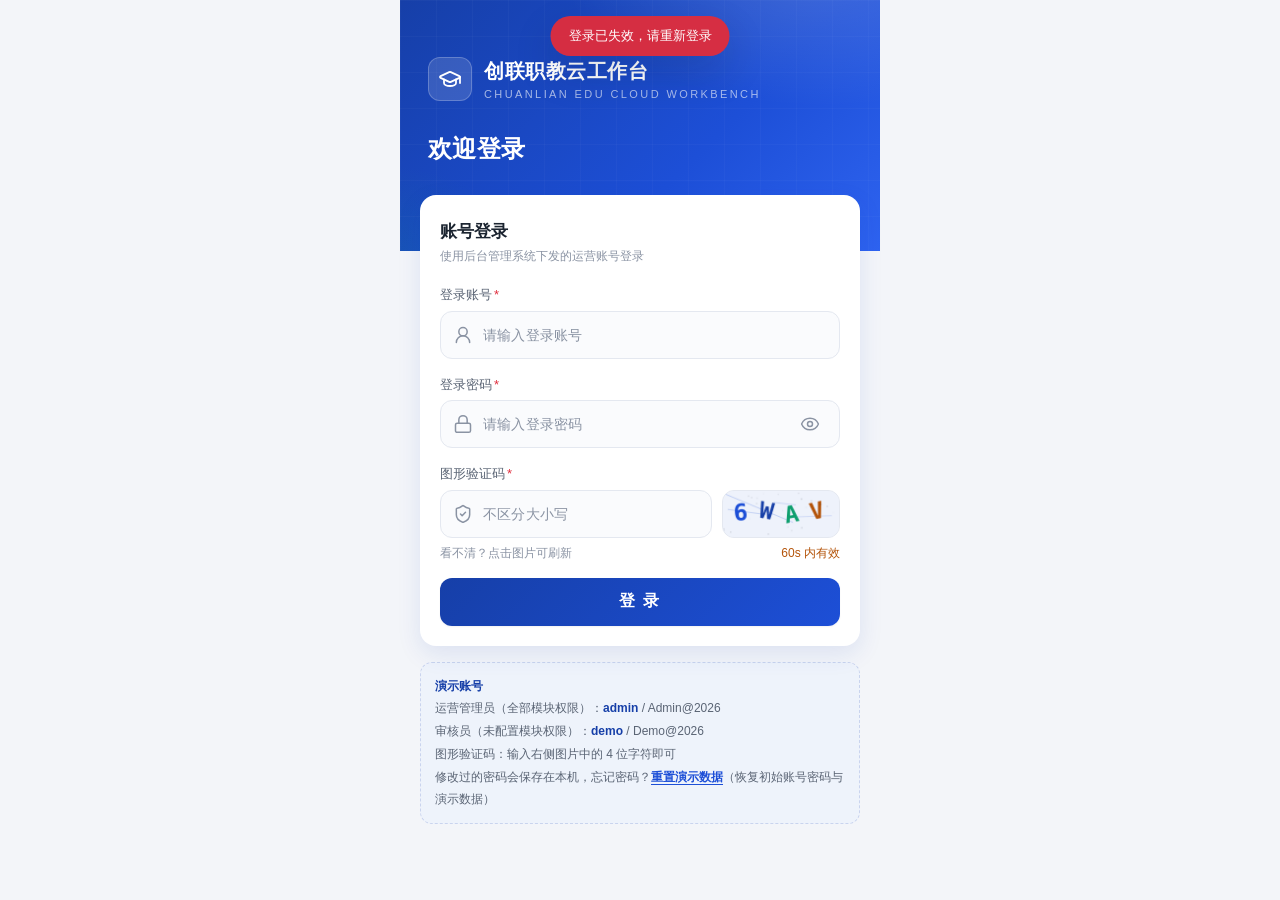
<file: code/emergency.html>
<!DOCTYPE html>
<html lang="zh-CN">
<head>
  <meta charset="UTF-8">
  <meta name="viewport" content="width=device-width, initial-scale=1, viewport-fit=cover">
  <meta name="theme-color" content="#163FA8">
  <title>应急处理 - 创联职教云工作台</title>
  <link rel="stylesheet" href="styles.css">
</head>
<body>
  <div class="page">
    <!-- 模块页头（与机构管理同壳：渐变品牌带，返回 + 标题） -->
    <header class="brand-band app-header is-sub">
      <button type="button" class="btn-back" id="backBtn" aria-label="返回工作台">
        <!-- lucide: chevron-left -->
        <svg class="icon" viewBox="0 0 24 24" fill="none" stroke="currentColor" stroke-width="2" stroke-linecap="round" stroke-linejoin="round"><path d="m15 18-6-6 6-6"/></svg>
      </button>
      <div class="header-info">
        <div class="header-title">应急处理</div>
        <div class="header-sub">学员资料维护与登录密码重置</div>
      </div>
      <span class="header-spacer"></span>
    </header>

    <main class="home-body module-body">
      <!-- 吸顶查询区：姓名 / 身份证号 / 手机号，至少一项（支持组合条件） -->
      <div class="org-tabs-card">
        <div class="stu-form">
          <div class="stu-form-row">
            <div class="input-wrap" id="wrapName">
              <!-- lucide: user-round -->
              <svg class="icon lead-icon" viewBox="0 0 24 24" fill="none" stroke="currentColor" stroke-width="1.8" stroke-linecap="round" stroke-linejoin="round"><circle cx="12" cy="8" r="5"/><path d="M20 21a8 8 0 0 0-16 0"/></svg>
              <input id="qName" type="text" placeholder="学员姓名（选填）" maxlength="20" autocomplete="off">
            </div>
            <div class="input-wrap" id="wrapPhone">
              <!-- lucide: phone -->
              <svg class="icon lead-icon" viewBox="0 0 24 24" fill="none" stroke="currentColor" stroke-width="1.8" stroke-linecap="round" stroke-linejoin="round"><path d="M22 16.92v3a2 2 0 0 1-2.18 2 19.79 19.79 0 0 1-8.63-3.07 19.5 19.5 0 0 1-6-6 19.79 19.79 0 0 1-3.07-8.67A2 2 0 0 1 4.11 2h3a2 2 0 0 1 2 1.72 12.84 12.84 0 0 0 .7 2.81 2 2 0 0 1-.45 2.11L8.09 9.91a16 16 0 0 0 6 6l1.27-1.27a2 2 0 0 1 2.11-.45 12.84 12.84 0 0 0 2.81.7A2 2 0 0 1 22 16.92z"/></svg>
              <input id="qPhone" type="tel" inputmode="numeric" placeholder="手机号（选填）" maxlength="11" autocomplete="off">
            </div>
          </div>
          <div class="stu-form-row">
            <div class="input-wrap" id="wrapIdcard">
              <!-- lucide: credit-card -->
              <svg class="icon lead-icon" viewBox="0 0 24 24" fill="none" stroke="currentColor" stroke-width="1.8" stroke-linecap="round" stroke-linejoin="round"><rect width="20" height="14" x="2" y="5" rx="2"/><line x1="2" x2="22" y1="10" y2="10"/></svg>
              <input id="qIdcard" type="text" placeholder="身份证号（选填，可输部分号码）" maxlength="18" autocomplete="off" style="text-transform:uppercase">
            </div>
            <button type="button" class="btn-query" id="btnQuery">
              <!-- lucide: search -->
              <svg viewBox="0 0 24 24" fill="none" stroke="currentColor" stroke-width="2.2" stroke-linecap="round" stroke-linejoin="round"><circle cx="11" cy="11" r="8"/><path d="m21 21-4.3-4.3"/></svg>
              查询
            </button>
          </div>
        </div>
      </div>

      <!-- 下拉刷新指示条 -->
      <div class="ptr-bar" id="ptrBar">
        <!-- lucide: arrow-down -->
        <svg class="ptr-arrow" viewBox="0 0 24 24" fill="none" stroke="currentColor" stroke-width="2" stroke-linecap="round" stroke-linejoin="round"><path d="M12 5v14"/><path d="m19 12-7 7-7-7"/></svg>
        <span class="spinner mini" id="ptrSpinner" style="display:none"></span>
        <span id="ptrText">下拉刷新</span>
      </div>

      <!-- 学员列表（引导态 / 骨架 / 列表 / 空态 / 错误态 由 JS 渲染） -->
      <div id="listBox"></div>
      <div id="footState"></div>
    </main>
  </div>

  <div class="toast" id="toast" role="alert"></div>

  <script src="mock.js"></script>
  <script src="api.js"></script>
  <script>
  (function () {
    'use strict';

    var $ = function (id) { return document.getElementById(id); };

    var LS_KEY = 'eduops.stu.searchstate';

    var ICONS = {
      idcard: '<svg viewBox="0 0 24 24" fill="none" stroke="currentColor" stroke-width="1.8" stroke-linecap="round" stroke-linejoin="round"><rect width="20" height="14" x="2" y="5" rx="2"/><line x1="2" x2="22" y1="10" y2="10"/></svg>',
      phone: '<svg viewBox="0 0 24 24" fill="none" stroke="currentColor" stroke-width="1.8" stroke-linecap="round" stroke-linejoin="round"><path d="M22 16.92v3a2 2 0 0 1-2.18 2 19.79 19.79 0 0 1-8.63-3.07 19.5 19.5 0 0 1-6-6 19.79 19.79 0 0 1-3.07-8.67A2 2 0 0 1 4.11 2h3a2 2 0 0 1 2 1.72 12.84 12.84 0 0 0 .7 2.81 2 2 0 0 1-.45 2.11L8.09 9.91a16 16 0 0 0 6 6l1.27-1.27a2 2 0 0 1 2.11-.45 12.84 12.84 0 0 0 2.81.7A2 2 0 0 1 22 16.92z"/></svg>',
      users: '<svg viewBox="0 0 24 24" fill="none" stroke="currentColor" stroke-width="1.8" stroke-linecap="round" stroke-linejoin="round"><path d="M16 21v-2a4 4 0 0 0-4-4H6a4 4 0 0 0-4 4v2"/><circle cx="9" cy="7" r="4"/><path d="M22 21v-2a4 4 0 0 0-3-3.87"/><path d="M16 3.13a4 4 0 0 1 0 7.75"/></svg>',
      chevron: '<svg viewBox="0 0 24 24" fill="none" stroke="currentColor" stroke-width="2" stroke-linecap="round" stroke-linejoin="round"><path d="m9 18 6-6-6-6"/></svg>',
      inbox: '<svg viewBox="0 0 24 24" fill="none" stroke="currentColor" stroke-width="1.8" stroke-linecap="round" stroke-linejoin="round"><polyline points="22 12 16 12 14 15 10 15 8 12 2 12"/><path d="M5.45 5.11 2 12v6a2 2 0 0 0 2 2h16a2 2 0 0 0 2-2v-6l-3.45-6.89A2 2 0 0 0 16.76 4H7.24a2 2 0 0 0-1.79 1.11z"/></svg>',
      alert: '<svg viewBox="0 0 24 24" fill="none" stroke="currentColor" stroke-width="1.8" stroke-linecap="round" stroke-linejoin="round"><circle cx="12" cy="12" r="10"/><line x1="12" x2="12" y1="8" y2="12"/><line x1="12" x2="12.01" y1="16" y2="16"/></svg>',
      refresh: '<svg viewBox="0 0 24 24" fill="none" stroke="currentColor" stroke-width="2" stroke-linecap="round" stroke-linejoin="round"><path d="M3 12a9 9 0 0 1 9-9 9.75 9.75 0 0 1 6.74 2.74L21 8"/><path d="M21 3v5h-5"/><path d="M21 12a9 9 0 0 1-9 9 9.75 9.75 0 0 1-6.74-2.74L3 16"/><path d="M8 21H3v-5"/></svg>'
    };

    var GUIDE_HTML =
      '<div class="empty-state reveal">'
      + '<div class="empty-icon">' + ICONS.users + '</div>'
      + '<h3>按条件检索学员</h3>'
      + '<p>填写学员姓名、身份证号或手机号中的至少一项后查询，<br>支持组合条件精确定位，用于应急场景下的资料维护。</p>'
      + '</div>';

    /* ---------- Toast ---------- */
    var toastTimer = null;
    function toast(msg, isError) {
      var el = $('toast');
      el.textContent = msg;
      el.classList.toggle('toast-error', !!isError);
      el.classList.add('show');
      clearTimeout(toastTimer);
      toastTimer = setTimeout(function () { el.classList.remove('show'); }, 2400);
    }

    function esc(s) {
      return String(s == null ? '' : s).replace(/[&<>"']/g, function (c) {
        return { '&': '&amp;', '<': '&lt;', '>': '&gt;', '"': '&quot;', "'": '&#39;' }[c];
      });
    }

    /* ---------- 状态 ---------- */
    var state = { name: '', idcard: '', phone: '', searched: false, loading: false, failed: false };
    var list = [];

    /* ---------- 会话守卫 ---------- */
    API.getSession().then(function (session) {
      if (!session) {
        sessionStorage.setItem(DB.EXPIRED_FLAG, '1');
        location.replace('index.html');
        return;
      }
      if (session.perms.indexOf('emergency') === -1) {
        sessionStorage.setItem(DB.EXPIRED_FLAG, '1');
        location.replace('home.html');
        return;
      }
      restoreState();
    });
    $('backBtn').addEventListener('click', function () { location.href = 'home.html'; });

    /* ---------- 查询条件输入（三个输入框：输入即清错误态 + 控制清空按钮） ---------- */
    var FIELDS = [
      { input: 'qName', wrap: 'wrapName' },
      { input: 'qIdcard', wrap: 'wrapIdcard' },
      { input: 'qPhone', wrap: 'wrapPhone' }
    ];
    FIELDS.forEach(function (f) {
      $(f.input).addEventListener('input', function () {
        $(f.wrap).classList.remove('is-error');
      });
      $(f.input).addEventListener('keydown', function (e) {
        if (e.key === 'Enter') { e.preventDefault(); doQuery(); }
      });
    });

    // 详情页返回后还原查询条件并自动重新查询
    function restoreState() {
      var raw = null;
      try { raw = sessionStorage.getItem(LS_KEY); } catch (e) {}
      if (!raw) { $('listBox').innerHTML = GUIDE_HTML; return; }
      try {
        var s = JSON.parse(raw);
        sessionStorage.removeItem(LS_KEY);
        if (s && (s.name || s.idcard || s.phone)) {
          $('qName').value = s.name || '';
          $('qIdcard').value = s.idcard || '';
          $('qPhone').value = s.phone || '';
          state.name = s.name || '';
          state.idcard = s.idcard || '';
          state.phone = s.phone || '';
          state.searched = true;
          loadList();
          return;
        }
      } catch (e) {}
      $('listBox').innerHTML = GUIDE_HTML;
    }

    /* ---------- 查询（至少一项，组合条件为 AND） ---------- */
    $('btnQuery').addEventListener('click', doQuery);
    function doQuery() {
      if (state.loading) return;
      var name = $('qName').value.trim();
      var idcard = $('qIdcard').value.trim();
      var phone = $('qPhone').value.trim();
      if (!name && !idcard && !phone) {
        ['wrapName', 'wrapIdcard', 'wrapPhone'].forEach(function (id) { $(id).classList.add('is-error'); });
        toast('请至少填写一个查询条件', true);
        return;
      }
      state.name = name;
      state.idcard = idcard;
      state.phone = phone;
      state.searched = true;
      state.failed = false;
      $('btnQuery').disabled = true;
      loadList();
    }

    function loadList() {
      state.loading = true;
      $('listBox').innerHTML = skeletonHTML();
      setFoot('');
      API.searchStudents({ name: state.name, idcard: state.idcard, phone: state.phone })
        .then(function (res) {
          state.loading = false;
          $('btnQuery').disabled = false;
          if (res.code !== 0) {
            state.failed = true;
            renderError(res.message);
            return;
          }
          list = res.data.list;
          if (!list.length) {
            renderEmpty();
            setFoot('');
          } else {
            renderList();
            setFoot('— 共 ' + res.data.total + ' 名学员 —');
          }
        });
    }

    /* ---------- 下拉刷新（触屏：列表在顶部时下拉） ---------- */
    var ptr = { startY: 0, active: false, armed: false, refreshing: false };
    var ptrBar = $('ptrBar');
    document.addEventListener('touchstart', function (e) {
      if (ptr.refreshing || state.loading || !state.searched) return;
      if (window.scrollY > 0) return;
      ptr.startY = e.touches[0].clientY;
      ptr.active = true;
      ptr.armed = false;
    }, { passive: true });
    document.addEventListener('touchmove', function (e) {
      if (!ptr.active || ptr.refreshing) return;
      var dy = e.touches[0].clientY - ptr.startY;
      if (window.scrollY > 0 || dy <= 0) {
        ptrBar.style.height = '0px';
        ptrBar.classList.remove('armed');
        ptr.armed = false;
        return;
      }
      e.preventDefault();
      var h = Math.min(dy * 0.55, 88);
      ptrBar.style.height = h + 'px';
      ptr.armed = h >= 52;
      ptrBar.classList.toggle('armed', ptr.armed);
      $('ptrText').textContent = ptr.armed ? '松开立即刷新' : '下拉刷新';
    }, { passive: false });
    document.addEventListener('touchend', function () {
      if (!ptr.active) return;
      ptr.active = false;
      if (ptr.armed) {
        ptr.armed = false;
        ptr.refreshing = true;
        ptrBar.classList.add('refreshing');
        ptrBar.classList.remove('armed');
        ptrBar.style.height = '52px';
        $('ptrSpinner').style.display = '';
        $('ptrText').textContent = '正在刷新…';
        API.searchStudents({ name: state.name, idcard: state.idcard, phone: state.phone })
          .then(function (res) {
            ptr.refreshing = false;
            ptrBar.classList.remove('refreshing');
            ptrBar.style.height = '0px';
            $('ptrSpinner').style.display = 'none';
            $('ptrText').textContent = '下拉刷新';
            if (res.code !== 0) { toast(res.message, true); return; }
            state.failed = false;
            list = res.data.list;
            if (!list.length) {
              renderEmpty();
              setFoot('');
            } else {
              renderList();
              setFoot('— 共 ' + res.data.total + ' 名学员 —');
            }
            toast('已刷新');
          });
      } else {
        ptrBar.style.height = '0px';
        ptrBar.classList.remove('armed');
      }
    });

    /* ---------- 渲染 ---------- */
    function setFoot(html) {
      $('footState').innerHTML = html ? '<div class="list-foot">' + html + '</div>' : '';
    }

    function skeletonHTML() {
      var html = '';
      for (var i = 0; i < 4; i++) {
        html += '<div class="skeleton-card">'
          + '<div class="sk-line" style="width:' + (40 + (i % 3) * 10) + '%"></div>'
          + '<div class="sk-line" style="width:56%;margin-top:12px"></div>'
          + '<div class="sk-line" style="width:44%;margin-top:10px"></div>'
          + '</div>';
      }
      return html;
    }

    function renderError(msg) {
      $('btnQuery').disabled = false;
      $('listBox').innerHTML =
        '<div class="empty-state reveal">'
        + '<div class="empty-icon">' + ICONS.alert + '</div>'
        + '<h3>加载失败</h3>'
        + '<p>' + esc(msg || '网络异常，请检查后重试') + '</p>'
        + '<button type="button" class="btn-mini" id="retryBtn">' + ICONS.refresh + '重新加载</button>'
        + '</div>';
      setFoot('');
      var r = $('retryBtn');
      if (r) r.addEventListener('click', function () { loadList(); });
    }

    function renderEmpty() {
      $('listBox').innerHTML =
        '<div class="empty-state reveal">'
        + '<div class="empty-icon">' + ICONS.inbox + '</div>'
        + '<h3>未找到匹配学员</h3>'
        + '<p>当前条件下没有匹配的学员，<br>请调整或减少查询条件后重试。</p>'
        + '</div>';
    }

    function cardHTML(s) {
      return '<article class="org-card stu-card reveal" data-id="' + esc(s.id) + '">'
        + '<div class="oc-top">'
        + '<div class="oc-name">' + esc(s.name) + '</div>'
        + '<span class="stu-chev">' + ICONS.chevron + '</span>'
        + '</div>'
        + '<div class="oc-row">' + ICONS.idcard + '<span class="mono">' + esc(s.idcard) + '</span></div>'
        + '<div class="oc-row">' + ICONS.phone + '<span class="mono">' + esc(s.phone) + '</span></div>'
        + '</article>';
    }

    function renderList() {
      var html = '';
      for (var i = 0; i < list.length; i++) html += cardHTML(list[i], i);
      $('listBox').innerHTML = html;
    }

    /* ---------- 卡片点击 → 学员详情（保存查询条件供返回还原） ---------- */
    $('listBox').addEventListener('click', function (e) {
      var card = e.target.closest ? e.target.closest('.stu-card') : null;
      if (!card) return;
      try { sessionStorage.setItem(LS_KEY, JSON.stringify({ name: state.name, idcard: state.idcard, phone: state.phone })); } catch (err) {}
      location.href = 'emergency-detail.html?id=' + encodeURIComponent(card.getAttribute('data-id'));
    });
  })();
  </script>
</body>
</html>
</file>
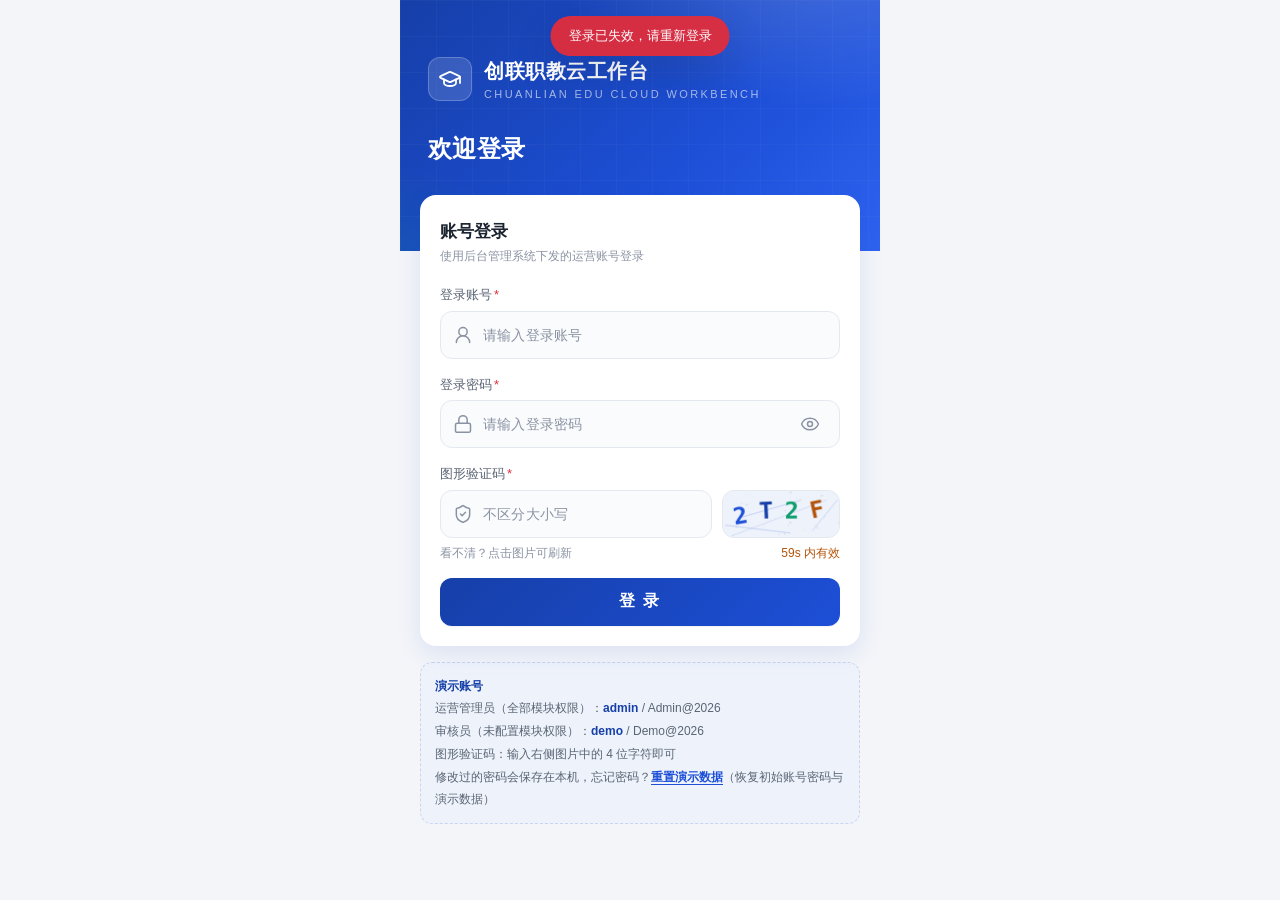
<file: code/home.html>
<!DOCTYPE html>
<html lang="zh-CN">
<head>
  <meta charset="UTF-8">
  <meta name="viewport" content="width=device-width, initial-scale=1, viewport-fit=cover">
  <meta name="theme-color" content="#163FA8">
  <title>工作台首页 - 创联职教云工作台</title>
  <link rel="stylesheet" href="styles.css">
</head>
<body>
  <div class="page">
    <!-- 顶部品牌带 + 账号区（左上角入口：侧滑操作菜单） -->
    <header class="brand-band app-header">
      <button type="button" class="btn-menu" id="menuBtn" aria-label="打开操作菜单">
        <!-- lucide: menu -->
        <svg class="icon" viewBox="0 0 24 24" fill="none" stroke="currentColor" stroke-width="1.8" stroke-linecap="round" stroke-linejoin="round"><line x1="4" x2="20" y1="6" y2="6"/><line x1="4" x2="20" y1="12" y2="12"/><line x1="4" x2="20" y1="18" y2="18"/></svg>
      </button>
      <div class="avatar" id="avatar">--</div>
      <div class="header-info">
        <div class="greet" id="greet">你好</div>
        <div class="name-row">
          <span id="displayName">加载中</span>
          <span class="chip" id="roleChip">—</span>
        </div>
      </div>
    </header>

    <main class="home-body">
      <!-- 个人信息（默认选中视图） -->
      <section id="profileView">
        <!-- 悬浮账号卡：账号来自登录态，H5 内不可修改 -->
        <section class="account-card reveal">
          <div class="card-label">
            <!-- lucide: user-round -->
            <svg viewBox="0 0 24 24" fill="none" stroke="currentColor" stroke-width="1.8" stroke-linecap="round" stroke-linejoin="round"><circle cx="12" cy="8" r="5"/><path d="M20 21a8 8 0 0 0-16 0"/></svg>
            当前登录账号
          </div>
          <div class="account-name" id="accountName">—</div>
          <div class="account-sub">如需调整请联系系统管理员在后台配置</div>
        </section>

        <!-- 缺省视图：鼓励语 + 插画（illus-work.svg） -->
        <section class="cheer-card reveal">
          <img class="cheer-illus" src="illus-work.svg" alt="认真工作插画">
          <p class="cheer-title">你的每一份认真与努力都算数，今天也要元气满满，继续加油！</p>
        </section>
      </section>
    </main>
  </div>

    <!-- 侧滑操作菜单（参考抽屉式导航：分组圆角卡片 + 行内图标菜单） -->
    <div class="dmenu-mask" id="dmenuMask"></div>
    <nav class="dmenu-panel" id="dmenuPanel" aria-label="操作菜单">
      <div class="dm-head">
        <div class="avatar dm-avatar" id="dmAvatar">--</div>
        <div class="dm-head-info">
          <b id="dmName">—</b>
          <span id="dmRole">—</span>
        </div>
      </div>

      <!-- 账号相关 -->
      <div class="dm-card">
        <button type="button" class="dm-item is-active" data-menu="profile">
          <span class="dm-ico" data-ico="user-round"></span>
          <span class="dm-label">个人信息</span>
          <span class="dm-side" data-ico="chev"></span>
        </button>
        <button type="button" class="dm-item" data-menu="pwd">
          <span class="dm-ico" data-ico="key-round"></span>
          <span class="dm-label">修改登录密码</span>
          <span class="dm-side" data-ico="chev"></span>
        </button>
      </div>

      <!-- 业务模块：按后台菜单权限渲染（JS 填充） -->
      <div class="dm-card" id="dmModules"></div>

      <!-- 底部工具行 -->
      <div class="dm-foot">
        <button type="button" class="dm-circle" id="dmLogout" aria-label="退出登录">
          <!-- lucide: log-out -->
          <svg viewBox="0 0 24 24" fill="none" stroke="currentColor" stroke-width="1.8" stroke-linecap="round" stroke-linejoin="round"><path d="M9 21H5a2 2 0 0 1-2-2V5a2 2 0 0 1 2-2h4"/><polyline points="16 17 21 12 16 7"/><line x1="21" x2="9" y1="12" y2="12"/></svg>
        </button>
        <span>退出登录</span>
      </div>
    </nav>

    <!-- 退出登录二次确认 -->
    <div class="modal-mask" id="logoutMask"></div>
    <div class="modal" id="logoutModal" role="dialog" aria-modal="true">
      <div class="modal-icon danger">
        <!-- lucide: log-out -->
        <svg viewBox="0 0 24 24" fill="none" stroke="currentColor" stroke-width="1.8" stroke-linecap="round" stroke-linejoin="round"><path d="M9 21H5a2 2 0 0 1-2-2V5a2 2 0 0 1 2-2h4"/><polyline points="16 17 21 12 16 7"/><line x1="21" x2="9" y1="12" y2="12"/></svg>
      </div>
      <h3>确认退出登录？</h3>
      <p>退出后将清除本地登录会话，再次使用需重新登录。</p>
      <div class="modal-btns">
        <button type="button" class="btn-ghost" id="logoutCancel">取消</button>
        <button type="button" class="btn-solid" id="logoutConfirm">
          <span class="spinner" id="logoutSpinner" style="display:none"></span>
          <span id="logoutConfirmText">退出登录</span>
        </button>
      </div>
    </div>

    <script src="mock.js"></script>
    <script src="api.js"></script>
    <script>
    (function () {
      'use strict';

      var $ = function (id) { return document.getElementById(id); };

      /* ---------- 菜单图标（Lucide 内联 SVG，key 与 DB.modules.icon 一致） ---------- */
      var ICONS = {
        'user-round': '<svg viewBox="0 0 24 24" fill="none" stroke="currentColor" stroke-width="1.8" stroke-linecap="round" stroke-linejoin="round"><circle cx="12" cy="8" r="5"/><path d="M20 21a8 8 0 0 0-16 0"/></svg>',
        'key-round': '<svg viewBox="0 0 24 24" fill="none" stroke="currentColor" stroke-width="1.8" stroke-linecap="round" stroke-linejoin="round"><path d="M2.586 17.414A2 2 0 0 0 2 18.828V21a1 1 0 0 0 1 1h3a1 1 0 0 0 1-1v-1a1 1 0 0 1 1-1h1a1 1 0 0 0 1-1v-1a1 1 0 0 1 1-1h.172a2 2 0 0 0 1.414-.586l.814-.814a6.5 6.5 0 1 0-4-4z"/><circle cx="16.5" cy="7.5" r=".5" fill="currentColor"/></svg>',
        'chev': '<svg viewBox="0 0 24 24" fill="none" stroke="currentColor" stroke-width="1.8" stroke-linecap="round" stroke-linejoin="round"><path d="m9 18 6-6-6-6"/></svg>',
        'building-2': '<svg viewBox="0 0 24 24" fill="none" stroke="currentColor" stroke-width="1.8" stroke-linecap="round" stroke-linejoin="round"><path d="M6 22V4a2 2 0 0 1 2-2h8a2 2 0 0 1 2 2v18Z"/><path d="M6 12H4a2 2 0 0 0-2 2v6a2 2 0 0 0 2 2h2"/><path d="M18 9h2a2 2 0 0 1 2 2v9a2 2 0 0 1-2 2h-2"/><path d="M10 6h4"/><path d="M10 10h4"/><path d="M10 14h4"/><path d="M10 18h4"/></svg>',
        'graduation-cap': '<svg viewBox="0 0 24 24" fill="none" stroke="currentColor" stroke-width="1.8" stroke-linecap="round" stroke-linejoin="round"><path d="M21.42 10.922a1 1 0 0 0-.019-1.838L12.83 5.18a2 2 0 0 0-1.66 0L2.6 9.08a1 1 0 0 0 0 1.832l8.57 3.908a2 2 0 0 0 1.66 0z"/><path d="M22 10v6"/><path d="M6 12.5V16a6 3 0 0 0 12 0v-3.5"/></svg>',
        'siren': '<svg viewBox="0 0 24 24" fill="none" stroke="currentColor" stroke-width="1.8" stroke-linecap="round" stroke-linejoin="round"><path d="M7 18v-6a5 5 0 1 1 10 0v6"/><path d="M5 21a1 1 0 0 0 1 1h12a1 1 0 0 0 1-1v-1a2 2 0 0 0-2-2H7a2 2 0 0 0-2 2Z"/><path d="M21 12h1"/><path d="M18.5 4.5 18 5"/><path d="M2 12h1"/><path d="M12 2v1"/><path d="M4.929 4.929l.707.707"/><path d="M12 12v6"/></svg>',
        'monitor-play': '<svg viewBox="0 0 24 24" fill="none" stroke="currentColor" stroke-width="1.8" stroke-linecap="round" stroke-linejoin="round"><path d="M10 7.75a.75.75 0 0 1 1.142-.638l3.664 2.249a.75.75 0 0 1 0 1.278l-3.664 2.25a.75.75 0 0 1-1.142-.64z"/><path d="M12 17v4"/><path d="M8 21h8"/><rect x="2" y="3" width="20" height="14" rx="2"/></svg>'
      };

      /* 填充静态图标占位（data-ico） */
      Array.prototype.forEach.call(document.querySelectorAll('[data-ico]'), function (el) {
        el.innerHTML = ICONS[el.getAttribute('data-ico')] || '';
      });

      /* ---------- 会话守卫：失效/过期 → 回登录页 ---------- */
      var selected = 'profile'; // 默认选中「个人信息」
      // 业务模块与修改登录密码 → 独立页面
      var NAV = { org: 'org.html', klass: 'klass.html', emergency: 'emergency.html', order: 'order.html', pwd: 'change-password.html' };

      API.getSession().then(function (session) {
        if (!session) {
          sessionStorage.setItem(DB.EXPIRED_FLAG, '1');
          location.replace('index.html');
          return;
        }
        render(session);
      });

      function render(session) {
        // 顶部账号区 + 抽屉头部
        var initial = (session.name || session.username).charAt(0);
        var h = new Date().getHours();
        $('avatar').textContent = initial;
        $('dmAvatar').textContent = initial;
        $('displayName').textContent = session.name;
        $('dmName').textContent = session.name;
        $('roleChip').textContent = session.role;
        $('dmRole').textContent = session.role;
        $('greet').textContent = h < 6 ? '夜深了' : h < 9 ? '早上好' : h < 12 ? '上午好' : h < 14 ? '中午好' : h < 18 ? '下午好' : '晚上好';
        // 账号卡（PRD：顶部展示"当前登录账号：{账号}"，账号不可在 H5 内修改）
        $('accountName').textContent = session.username;

        // 按菜单权限渲染业务模块菜单；无权限 → 抽屉内提示行
        var perms = session.perms || [];
        var allowed = DB.modules.filter(function (m) { return perms.indexOf(m.key) !== -1; });
        var box = $('dmModules');
        if (!allowed.length) {
          box.innerHTML = '<div class="dm-empty">当前账号未配置业务模块权限，请联系系统管理员在后台完成配置。</div>';
        } else {
          box.innerHTML = allowed.map(function (m) {
            return '<button type="button" class="dm-item" data-menu="' + m.key + '">'
              + '<span class="dm-ico">' + ICONS[m.icon] + '</span>'
              + '<span class="dm-label">' + m.label + '</span>'
              + '<span class="dm-side">' + ICONS.chev + '</span>'
              + '</button>';
          }).join('');
        }
        renderView();
      }

      /* 内容区：首页仅个人信息视图，抽屉内高亮当前选中项 */
      function renderView() {
        Array.prototype.forEach.call(document.querySelectorAll('.dm-item[data-menu]'), function (item) {
          item.classList.toggle('is-active', item.getAttribute('data-menu') === selected);
        });
      }

      /* ---------- 抽屉开关 ---------- */
      function openDrawer() {
        $('dmenuMask').classList.add('show');
        $('dmenuPanel').classList.add('show');
      }
      function closeDrawer() {
        $('dmenuMask').classList.remove('show');
        $('dmenuPanel').classList.remove('show');
      }
      $('menuBtn').addEventListener('click', openDrawer);
      $('dmenuMask').addEventListener('click', closeDrawer);

      /* ---------- 菜单分发（事件委托） ---------- */
      $('dmenuPanel').addEventListener('click', function (e) {
        if (e.target.closest('#dmLogout')) { closeDrawer(); openLogout(); return; }
        var item = e.target.closest ? e.target.closest('.dm-item') : null;
        if (!item) return;
        var key = item.getAttribute('data-menu');
        if (NAV[key]) { location.href = NAV[key]; return; } // 业务模块 / 修改登录密码 → 独立页面
        closeDrawer();
        selected = key; // 个人信息
        renderView();
      });

      /* ---------- 退出登录（二次确认 → 清除本地会话 → 回登录页） ---------- */
      var loggingOut = false;
      function openLogout() {
        $('logoutMask').classList.add('show');
        $('logoutModal').classList.add('show');
      }
      function closeLogout() {
        $('logoutMask').classList.remove('show');
        $('logoutModal').classList.remove('show');
      }
      $('logoutCancel').addEventListener('click', closeLogout);
      $('logoutMask').addEventListener('click', closeLogout);
      $('logoutConfirm').addEventListener('click', function () {
        if (loggingOut) return; // 防重复提交
        loggingOut = true;
        $('logoutConfirm').disabled = true;
        $('logoutSpinner').style.display = '';
        $('logoutConfirmText').textContent = '退出中…';
        API.logout().then(function () {
          sessionStorage.setItem(DB.EXPIRED_FLAG, '0'); // 主动退出不提示"登录已失效"
          location.replace('index.html');
        });
      });
    })();
    </script>
  </body>
</html>
</file>
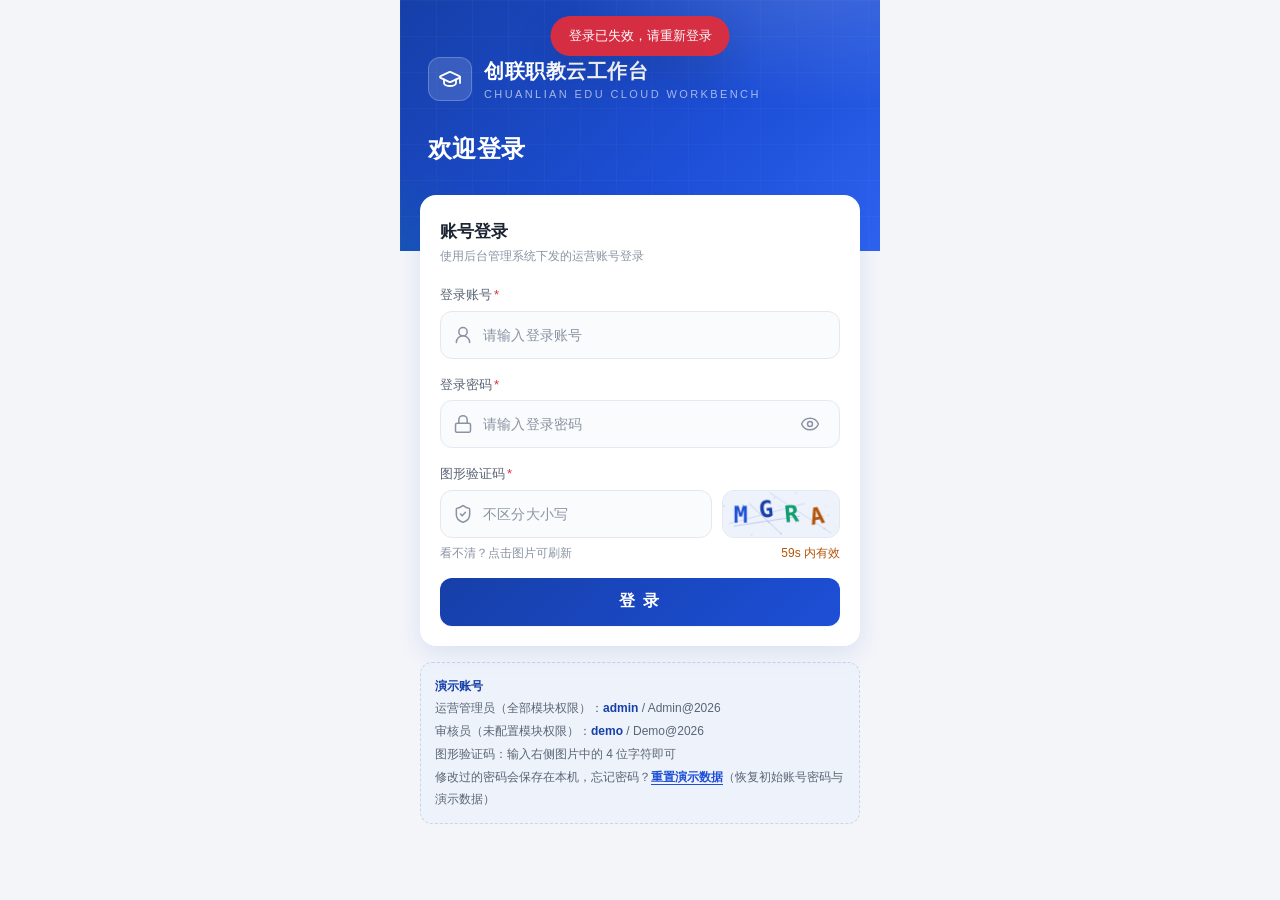
<file: code/klass.html>
<!DOCTYPE html>
<html lang="zh-CN">
<head>
  <meta charset="UTF-8">
  <meta name="viewport" content="width=device-width, initial-scale=1, viewport-fit=cover">
  <meta name="theme-color" content="#163FA8">
  <title>班级信息管理 - 创联职教云工作台</title>
  <link rel="stylesheet" href="styles.css">
</head>
<body>
  <div class="page">
    <!-- 模块页头（与机构管理同壳：渐变品牌带，返回 + 标题） -->
    <header class="brand-band app-header is-sub">
      <button type="button" class="btn-back" id="backBtn" aria-label="返回工作台">
        <!-- lucide: chevron-left -->
        <svg class="icon" viewBox="0 0 24 24" fill="none" stroke="currentColor" stroke-width="2" stroke-linecap="round" stroke-linejoin="round"><path d="m15 18-6-6 6-6"/></svg>
      </button>
      <div class="header-info">
        <div class="header-title">班级信息管理</div>
        <div class="header-sub">按机构/班级名称查询并调整班期</div>
      </div>
      <span class="header-spacer"></span>
    </header>

    <main class="home-body module-body">
      <!-- 吸顶查询区：机构/班级名称关键词（必填）+ 查询按钮 -->
      <div class="org-tabs-card">
        <div class="search-row">
          <div class="input-wrap" id="kwWrap">
            <!-- lucide: search -->
            <svg class="icon lead-icon" viewBox="0 0 24 24" fill="none" stroke="currentColor" stroke-width="1.8" stroke-linecap="round" stroke-linejoin="round"><circle cx="11" cy="11" r="8"/><path d="m21 21-4.3-4.3"/></svg>
            <input id="keyword" type="text" placeholder="请输入机构或班级名称关键词（必填）" maxlength="30" autocomplete="off">
            <button type="button" class="clear-btn" id="clearKw" aria-label="清空关键词" style="display:none">
              <!-- lucide: x -->
              <svg viewBox="0 0 24 24" fill="none" stroke="currentColor" stroke-width="2" stroke-linecap="round" stroke-linejoin="round"><path d="M18 6 6 18"/><path d="m6 6 12 12"/></svg>
            </button>
          </div>
          <button type="button" class="btn-query" id="btnQuery">
            <!-- lucide: search -->
            <svg viewBox="0 0 24 24" fill="none" stroke="currentColor" stroke-width="2.2" stroke-linecap="round" stroke-linejoin="round"><circle cx="11" cy="11" r="8"/><path d="m21 21-4.3-4.3"/></svg>
            查询
          </button>
        </div>
      </div>

      <!-- 下拉刷新指示条 -->
      <div class="ptr-bar" id="ptrBar">
        <!-- lucide: arrow-down -->
        <svg class="ptr-arrow" viewBox="0 0 24 24" fill="none" stroke="currentColor" stroke-width="2" stroke-linecap="round" stroke-linejoin="round"><path d="M12 5v14"/><path d="m19 12-7 7-7-7"/></svg>
        <span class="spinner mini" id="ptrSpinner" style="display:none"></span>
        <span id="ptrText">下拉刷新</span>
      </div>

      <!-- 班级列表（引导态 / 骨架 / 列表 / 空态 / 错误态 由 JS 渲染） -->
      <div id="listBox"></div>
      <div id="footState"></div>
    </main>
  </div>

  <!-- 调整班期时间底部弹层 -->
  <div class="sheet-mask" id="sheetMask"></div>
  <div class="sheet" id="adjustSheet" role="dialog" aria-label="调整班期时间">
    <div class="grabber"></div>
    <div class="sheet-head">
      <h3>调整班期时间</h3>
      <button type="button" class="sheet-close" id="sheetClose" aria-label="关闭">
        <!-- lucide: x -->
        <svg viewBox="0 0 24 24" fill="none" stroke="currentColor" stroke-width="2" stroke-linecap="round" stroke-linejoin="round"><path d="M18 6 6 18"/><path d="m6 6 12 12"/></svg>
      </button>
    </div>
    <div class="ro-box">
      <div class="ro-row"><span class="ro-label">所属机构</span><span class="ro-value" id="roOrg">—</span></div>
      <div class="ro-row"><span class="ro-label">班级名称</span><span class="ro-value" id="roName">—</span></div>
    </div>
    <div class="time-field" id="fieldStart">
      <label class="tf-label" for="fStart">开始时间<span class="req">*</span></label>
      <div class="input-wrap">
        <!-- lucide: calendar -->
        <svg class="icon lead-icon" viewBox="0 0 24 24" fill="none" stroke="currentColor" stroke-width="1.8" stroke-linecap="round" stroke-linejoin="round"><path d="M8 2v4"/><path d="M16 2v4"/><rect width="18" height="18" x="3" y="4" rx="2"/><path d="M3 10h18"/></svg>
        <input type="datetime-local" id="fStart" step="1">
      </div>
      <p class="field-error">请选择开始时间</p>
    </div>
    <div class="time-field" id="fieldEnd">
      <label class="tf-label" for="fEnd">结束时间<span class="req">*</span></label>
      <div class="input-wrap">
        <!-- lucide: calendar -->
        <svg class="icon lead-icon" viewBox="0 0 24 24" fill="none" stroke="currentColor" stroke-width="1.8" stroke-linecap="round" stroke-linejoin="round"><path d="M8 2v4"/><path d="M16 2v4"/><rect width="18" height="18" x="3" y="4" rx="2"/><path d="M3 10h18"/></svg>
        <input type="datetime-local" id="fEnd" step="1">
      </div>
      <p class="field-error" id="endError">请选择结束时间</p>
    </div>
    <div class="time-hint">
      <!-- lucide: info -->
      <svg viewBox="0 0 24 24" fill="none" stroke="currentColor" stroke-width="1.8" stroke-linecap="round" stroke-linejoin="round"><circle cx="12" cy="12" r="10"/><path d="M12 16v-4"/><path d="M12 8h.01"/></svg>
      <span>时间精确到秒，开始时间不得晚于结束时间；保存后立即生效并同步至学员端课表。</span>
    </div>
    <button type="button" class="btn-primary" id="btnSaveTime">
      <span class="spinner" id="saveSpinner" style="display:none"></span>
      <span id="saveBtnText">保存调整</span>
    </button>
  </div>

  <div class="toast" id="toast" role="alert"></div>

  <script src="mock.js"></script>
  <script src="api.js"></script>
  <script>
  (function () {
    'use strict';

    var $ = function (id) { return document.getElementById(id); };

    var PAGE_SIZE = 6;

    var ICONS = {
      landmark: '<svg viewBox="0 0 24 24" fill="none" stroke="currentColor" stroke-width="1.8" stroke-linecap="round" stroke-linejoin="round"><line x1="3" x2="21" y1="22" y2="22"/><line x1="6" x2="6" y1="18" y2="11"/><line x1="10" x2="10" y1="18" y2="11"/><line x1="14" x2="14" y1="18" y2="11"/><line x1="18" x2="18" y1="18" y2="11"/><polygon points="12 2 20 7 4 7"/></svg>',
      book: '<svg viewBox="0 0 24 24" fill="none" stroke="currentColor" stroke-width="1.8" stroke-linecap="round" stroke-linejoin="round"><path d="M12 7v14"/><path d="M3 18a1 1 0 0 1-1-1V4a1 1 0 0 1 1-1h5a4 4 0 0 1 4 4 4 4 0 0 1 4-4h5a1 1 0 0 1 1 1v13a1 1 0 0 1-1 1h-6a3 3 0 0 0-3 3 3 3 0 0 0-3-3z"/></svg>',
      calendar: '<svg viewBox="0 0 24 24" fill="none" stroke="currentColor" stroke-width="1.8" stroke-linecap="round" stroke-linejoin="round"><path d="M8 2v4"/><path d="M16 2v4"/><rect width="18" height="18" x="3" y="4" rx="2"/><path d="M3 10h18"/></svg>',
      pencil: '<svg viewBox="0 0 24 24" fill="none" stroke="currentColor" stroke-width="1.8" stroke-linecap="round" stroke-linejoin="round"><path d="M21.174 6.812a1 1 0 0 0-3.986-3.987L3.842 16.174a2 2 0 0 0-.5.83l-1.321 4.352a.5.5 0 0 0 .623.622l4.353-1.32a2 2 0 0 0 .83-.497z"/><path d="m15 5 4 4"/></svg>',
      bookOpen: '<svg viewBox="0 0 24 24" fill="none" stroke="currentColor" stroke-width="1.8" stroke-linecap="round" stroke-linejoin="round"><path d="M12 7v14"/><path d="M3 18a1 1 0 0 1-1-1V4a1 1 0 0 1 1-1h5a4 4 0 0 1 4 4 4 4 0 0 1 4-4h5a1 1 0 0 1 1 1v13a1 1 0 0 1-1 1h-6a3 3 0 0 0-3 3 3 3 0 0 0-3-3z"/></svg>',
      inbox: '<svg viewBox="0 0 24 24" fill="none" stroke="currentColor" stroke-width="1.8" stroke-linecap="round" stroke-linejoin="round"><polyline points="22 12 16 12 14 15 10 15 8 12 2 12"/><path d="M5.45 5.11 2 12v6a2 2 0 0 0 2 2h16a2 2 0 0 0 2-2v-6l-3.45-6.89A2 2 0 0 0 16.76 4H7.24a2 2 0 0 0-1.79 1.11z"/></svg>',
      alert: '<svg viewBox="0 0 24 24" fill="none" stroke="currentColor" stroke-width="1.8" stroke-linecap="round" stroke-linejoin="round"><circle cx="12" cy="12" r="10"/><line x1="12" x2="12" y1="8" y2="12"/><line x1="12" x2="12.01" y1="16" y2="16"/></svg>',
      refresh: '<svg viewBox="0 0 24 24" fill="none" stroke="currentColor" stroke-width="2" stroke-linecap="round" stroke-linejoin="round"><path d="M3 12a9 9 0 0 1 9-9 9.75 9.75 0 0 1 6.74 2.74L21 8"/><path d="M21 3v5h-5"/><path d="M21 12a9 9 0 0 1-9 9 9.75 9.75 0 0 1-6.74-2.74L3 16"/><path d="M8 21H3v-5"/></svg>'
    };

    var GUIDE_HTML =
      '<div class="empty-state reveal">'
      + '<div class="empty-icon">' + ICONS.bookOpen + '</div>'
      + '<h3>按机构或班级查询</h3>'
      + '<p>输入机构或班级名称关键词并点击「查询」，<br>即可查看匹配班级的学时与班期时间，并支持调整班期。</p>'
      + '</div>';

    /* ---------- Toast ---------- */
    var toastTimer = null;
    function toast(msg, isError) {
      var el = $('toast');
      el.textContent = msg;
      el.classList.toggle('toast-error', !!isError);
      el.classList.add('show');
      clearTimeout(toastTimer);
      toastTimer = setTimeout(function () { el.classList.remove('show'); }, 2400);
    }

    /* ---------- 工具 ---------- */
    function esc(s) {
      return String(s == null ? '' : s).replace(/[&<>"']/g, function (c) {
        return { '&': '&amp;', '<': '&lt;', '>': '&gt;', '"': '&quot;', "'": '&#39;' }[c];
      });
    }
    // 'yyyy-MM-ddTHH:mm'（datetime-local）→ 'yyyy-MM-dd HH:mm:ss'（DB 口径）
    function toStamp(v) {
      if (!v) return '';
      var s = String(v).replace('T', ' ');
      if (s.length === 16) s += ':00';
      return s;
    }

    /* ---------- 状态 ---------- */
    var state = { keyword: '', page: 0, total: 0, hasMore: false, searched: false, loading: false, loadingMore: false, failed: false };
    var list = [];

    /* ---------- 会话守卫：失效/过期 → 回登录页；无班级菜单权限 → 回工作台 ---------- */
    API.getSession().then(function (session) {
      if (!session) {
        sessionStorage.setItem(DB.EXPIRED_FLAG, '1');
        location.replace('index.html');
        return;
      }
      if (session.perms.indexOf('klass') === -1) {
        sessionStorage.setItem(DB.EXPIRED_FLAG, '1');
        location.replace('home.html');
        return;
      }
      $('listBox').innerHTML = GUIDE_HTML;
    });
    $('backBtn').addEventListener('click', function () { location.href = 'home.html'; });

    /* ---------- 关键词输入 ---------- */
    $('keyword').addEventListener('input', function () {
      $('kwWrap').classList.remove('is-error');
      $('clearKw').style.display = this.value ? '' : 'none';
    });
    $('clearKw').addEventListener('click', function () {
      $('keyword').value = '';
      $('clearKw').style.display = 'none';
      $('kwWrap').classList.remove('is-error');
      state.searched = false;
      state.hasMore = false;
      state.failed = false;
      list = [];
      setFoot('');
      $('listBox').innerHTML = GUIDE_HTML;
    });
    $('keyword').addEventListener('keydown', function (e) {
      if (e.key === 'Enter') { e.preventDefault(); doQuery(); }
    });

    /* ---------- 查询（关键词必填，避免全量扫描） ---------- */
    $('btnQuery').addEventListener('click', doQuery);
    function doQuery() {
      if (state.loading) return;
      var kw = $('keyword').value.trim();
      if (!kw) {
        $('kwWrap').classList.add('is-error');
        toast('请先输入机构或班级名称关键词', true);
        return;
      }
      state.keyword = kw;
      state.searched = true;
      state.failed = false;
      $('btnQuery').disabled = true;
      loadFirst();
    }

    /* ---------- 加载 ---------- */
    function loadFirst(silent) {
      state.loading = true;
      if (!silent) $('listBox').innerHTML = skeletonHTML();
      else setFoot('<span class="spinner mini"></span>正在刷新…');
      API.fetchKlasses({ keyword: state.keyword, page: 1, pageSize: PAGE_SIZE })
        .then(function (res) {
          state.loading = false;
          $('btnQuery').disabled = false;
          if (res.code !== 0) {
            state.failed = true;
            renderError(res.message);
            return;
          }
          state.page = 1;
          state.total = res.data.total;
          state.hasMore = res.data.hasMore;
          list = res.data.list;
          if (!list.length) {
            renderEmpty();
            setFoot('');
          } else {
            renderCards(0);
            setFoot(state.hasMore ? '' : '— 没有更多了 —');
          }
        });
    }

    function loadMore() {
      if (!state.searched || state.loading || state.loadingMore || state.failed || !state.hasMore) return;
      state.loadingMore = true;
      setFoot('<span class="spinner mini"></span>加载中…');
      API.fetchKlasses({ keyword: state.keyword, page: state.page + 1, pageSize: PAGE_SIZE })
        .then(function (res) {
          state.loadingMore = false;
          if (res.code !== 0) {
            setFoot('加载失败，<button type="button" class="fill-link" id="retryMore">重试</button>');
            var r = $('retryMore');
            if (r) r.addEventListener('click', loadMore);
            return;
          }
          state.page += 1;
          var from = list.length;
          list = list.concat(res.data.list);
          state.hasMore = res.data.hasMore;
          renderCards(from);
          setFoot(state.hasMore ? '' : '— 没有更多了 —');
        });
    }

    /* ---------- 触底加载 ---------- */
    window.addEventListener('scroll', function () {
      if (!state.searched || state.failed) return;
      if (window.innerHeight + window.scrollY >= document.body.offsetHeight - 96) loadMore();
    });

    /* ---------- 下拉刷新（触屏：列表在顶部时下拉） ---------- */
    var ptr = { startY: 0, active: false, armed: false, refreshing: false };
    var ptrBar = $('ptrBar');
    document.addEventListener('touchstart', function (e) {
      if (ptr.refreshing || state.loading || !state.searched) return;
      if (window.scrollY > 0) return;
      ptr.startY = e.touches[0].clientY;
      ptr.active = true;
      ptr.armed = false;
    }, { passive: true });
    document.addEventListener('touchmove', function (e) {
      if (!ptr.active || ptr.refreshing) return;
      var dy = e.touches[0].clientY - ptr.startY;
      if (window.scrollY > 0 || dy <= 0) {
        ptrBar.style.height = '0px';
        ptrBar.classList.remove('armed');
        ptr.armed = false;
        return;
      }
      e.preventDefault(); // 顶部下拉时接管手势
      var h = Math.min(dy * 0.55, 88);
      ptrBar.style.height = h + 'px';
      ptr.armed = h >= 52;
      ptrBar.classList.toggle('armed', ptr.armed);
      $('ptrText').textContent = ptr.armed ? '松开立即刷新' : '下拉刷新';
    }, { passive: false });
    document.addEventListener('touchend', function () {
      if (!ptr.active) return;
      ptr.active = false;
      if (ptr.armed) {
        ptr.armed = false;
        ptr.refreshing = true;
        ptrBar.classList.add('refreshing');
        ptrBar.classList.remove('armed');
        ptrBar.style.height = '52px';
        $('ptrSpinner').style.display = '';
        $('ptrText').textContent = '正在刷新…';
        API.fetchKlasses({ keyword: state.keyword, page: 1, pageSize: PAGE_SIZE })
          .then(function (res) {
            ptr.refreshing = false;
            ptrBar.classList.remove('refreshing');
            ptrBar.style.height = '0px';
            $('ptrSpinner').style.display = 'none';
            $('ptrText').textContent = '下拉刷新';
            if (res.code !== 0) { toast(res.message, true); return; }
            state.page = 1;
            state.total = res.data.total;
            state.hasMore = res.data.hasMore;
            state.failed = false;
            list = res.data.list;
            if (!list.length) {
              renderEmpty();
              setFoot('');
            } else {
              renderCards(0);
              setFoot(state.hasMore ? '' : '— 没有更多了 —');
            }
            toast('已刷新');
          });
      } else {
        ptrBar.style.height = '0px';
        ptrBar.classList.remove('armed');
      }
    });

    /* ---------- 渲染 ---------- */
    function setFoot(html) {
      $('footState').innerHTML = html ? '<div class="list-foot">' + html + '</div>' : '';
    }

    function skeletonHTML() {
      var html = '';
      for (var i = 0; i < 4; i++) {
        html += '<div class="skeleton-card">'
          + '<div class="sk-line" style="width:' + (52 + (i % 3) * 9) + '%"></div>'
          + '<div class="sk-line" style="width:38%;margin-top:12px"></div>'
          + '<div class="sk-line" style="width:66%;margin-top:10px"></div>'
          + '</div>';
      }
      return html;
    }

    function renderError(msg) {
      $('btnQuery').disabled = false;
      $('listBox').innerHTML =
        '<div class="empty-state reveal">'
        + '<div class="empty-icon">' + ICONS.alert + '</div>'
        + '<h3>加载失败</h3>'
        + '<p>' + esc(msg || '网络异常，请检查后重试') + '</p>'
        + '<button type="button" class="btn-mini" id="retryBtn">' + ICONS.refresh + '重新加载</button>'
        + '</div>';
      setFoot('');
      var r = $('retryBtn');
      if (r) r.addEventListener('click', function () { loadFirst(); });
    }

    function renderEmpty() {
      $('listBox').innerHTML =
        '<div class="empty-state reveal">'
        + '<div class="empty-icon">' + ICONS.inbox + '</div>'
        + '<h3>未找到匹配班级</h3>'
        + '<p>没有机构或班级名称包含「' + esc(state.keyword) + '」的记录，<br>请确认关键词后重新查询。</p>'
        + '<button type="button" class="btn-mini" id="emptyReset">' + ICONS.refresh + '清空关键词</button>'
        + '</div>';
      var b = $('emptyReset');
      if (b) b.addEventListener('click', function () { $('clearKw').click(); });
    }

    function cardHTML(k, i) {
      var endInner = k.endTime
        ? '<span class="kc-tv">' + esc(k.endTime) + '</span>'
        : '<span class="kc-tv">未设置</span>';
      return '<article class="klass-card reveal" data-id="' + esc(k.id) + '" style="animation-delay:' + (i % 10) * 0.05 + 's">'
        + '<div class="kc-org">' + ICONS.landmark + '<span>' + esc(k.orgName) + '</span></div>'
        + '<div class="kc-name">' + esc(k.name) + '</div>'
        + '<div class="oc-row">' + ICONS.book + '<span>共 <span class="mono">' + esc(k.hours) + '</span> 学时</span></div>'
        + '<div class="kc-bottom">'
        + '<div class="kc-times">'
        + '<div class="kc-time-line">' + ICONS.calendar + '<span class="kc-tl">开始</span><span class="kc-tv">' + esc(k.startTime) + '</span></div>'
        + '<div class="kc-time-line' + (k.endTime ? '' : ' is-unset') + '">' + ICONS.calendar + '<span class="kc-tl">结束</span>' + endInner + '</div>'
        + '</div>'
        + '<button type="button" class="btn-adjust" data-id="' + esc(k.id) + '">' + ICONS.pencil + '调整时间</button>'
        + '</div>'
        + '</article>';
    }

    function renderCards(from) {
      var html = '';
      for (var i = from || 0; i < list.length; i++) html += cardHTML(list[i], i);
      if (from) $('listBox').insertAdjacentHTML('beforeend', html);
      else $('listBox').innerHTML = html;
    }

    // 就地刷新某张卡片（保存成功后，不整列表重绘、不打断滚动位置）
    function refreshCard(id) {
      var el = document.querySelector('.klass-card[data-id="' + id + '"]');
      if (!el) return;
      for (var i = 0; i < list.length; i++) {
        if (list[i].id === id) { el.outerHTML = cardHTML(list[i], i); return; }
      }
    }

    /* ---------- 卡片按钮：打开调整弹层（事件委托） ---------- */
    $('listBox').addEventListener('click', function (e) {
      var btn = e.target.closest ? e.target.closest('.btn-adjust') : null;
      if (!btn) return;
      var id = btn.getAttribute('data-id');
      for (var i = 0; i < list.length; i++) {
        if (list[i].id === id) { openSheet(list[i]); return; }
      }
    });

    /* ---------- 调整班期时间弹层 ---------- */
    var adjusting = null; // 当前调整的班级引用
    var saving = false;

    function openSheet(k) {
      adjusting = k;
      saving = false;
      $('roOrg').textContent = k.orgName;
      $('roName').textContent = k.name;
      $('fStart').value = k.startTime ? k.startTime.replace(' ', 'T') : '';
      $('fEnd').value = k.endTime ? k.endTime.replace(' ', 'T') : '';
      resetFieldError();
      $('saveSpinner').style.display = 'none';
      $('saveBtnText').textContent = '保存调整';
      $('btnSaveTime').disabled = false;
      $('sheetMask').classList.add('show');
      $('adjustSheet').classList.add('show');
    }

    function closeSheet() {
      if (saving) return; // 保存中不允许关闭，防止状态错乱
      $('sheetMask').classList.remove('show');
      $('adjustSheet').classList.remove('show');
      adjusting = null;
    }

    function resetFieldError() {
      $('fieldStart').classList.remove('is-invalid');
      $('fieldEnd').classList.remove('is-invalid');
      $('endError').textContent = '请选择结束时间';
    }
    ['fStart', 'fEnd'].forEach(function (id) {
      $(id).addEventListener('input', function () {
        this.closest('.time-field').classList.remove('is-invalid');
      });
    });

    $('sheetClose').addEventListener('click', closeSheet);
    $('sheetMask').addEventListener('click', closeSheet);

    /* ---------- 保存：前端校验 → 直接提交（防重复提交，无需二次确认） ---------- */
    $('btnSaveTime').addEventListener('click', function () {
      if (saving || !adjusting) return;
      var s = toStamp($('fStart').value);
      var e = toStamp($('fEnd').value);
      resetFieldError();
      if (!s) { $('fieldStart').classList.add('is-invalid'); }
      if (!e) { $('fieldEnd').classList.add('is-invalid'); }
      if (!s || !e) { toast('请先补全开始与结束时间', true); return; }
      if (s > e) { // 同格式字符串字典序即时间序
        $('endError').textContent = '开始时间不得晚于结束时间';
        $('fieldEnd').classList.add('is-invalid');
        return;
      }
      saving = true;
      $('saveSpinner').style.display = '';
      $('saveBtnText').textContent = '保存中…';
      $('btnSaveTime').disabled = true;
      // TODO: replace with fetch('POST /api/klasses/:id/update-time')
      API.updateKlassTime(adjusting.id, { startTime: s, endTime: e })
        .then(function (res) {
          saving = false;
          $('saveSpinner').style.display = 'none';
          $('saveBtnText').textContent = '保存调整';
          $('btnSaveTime').disabled = false;
          if (res.code !== 0) {
            toast(res.message || '保存失败，请稍后重试', true);
            return;
          }
          var updatedId = adjusting.id;
          adjusting.startTime = s;
          adjusting.endTime = e;
          closeSheet();
          refreshCard(updatedId);
          toast('班期时间已更新');
        });
    });
  })();
  </script>
</body>
</html>
</file>
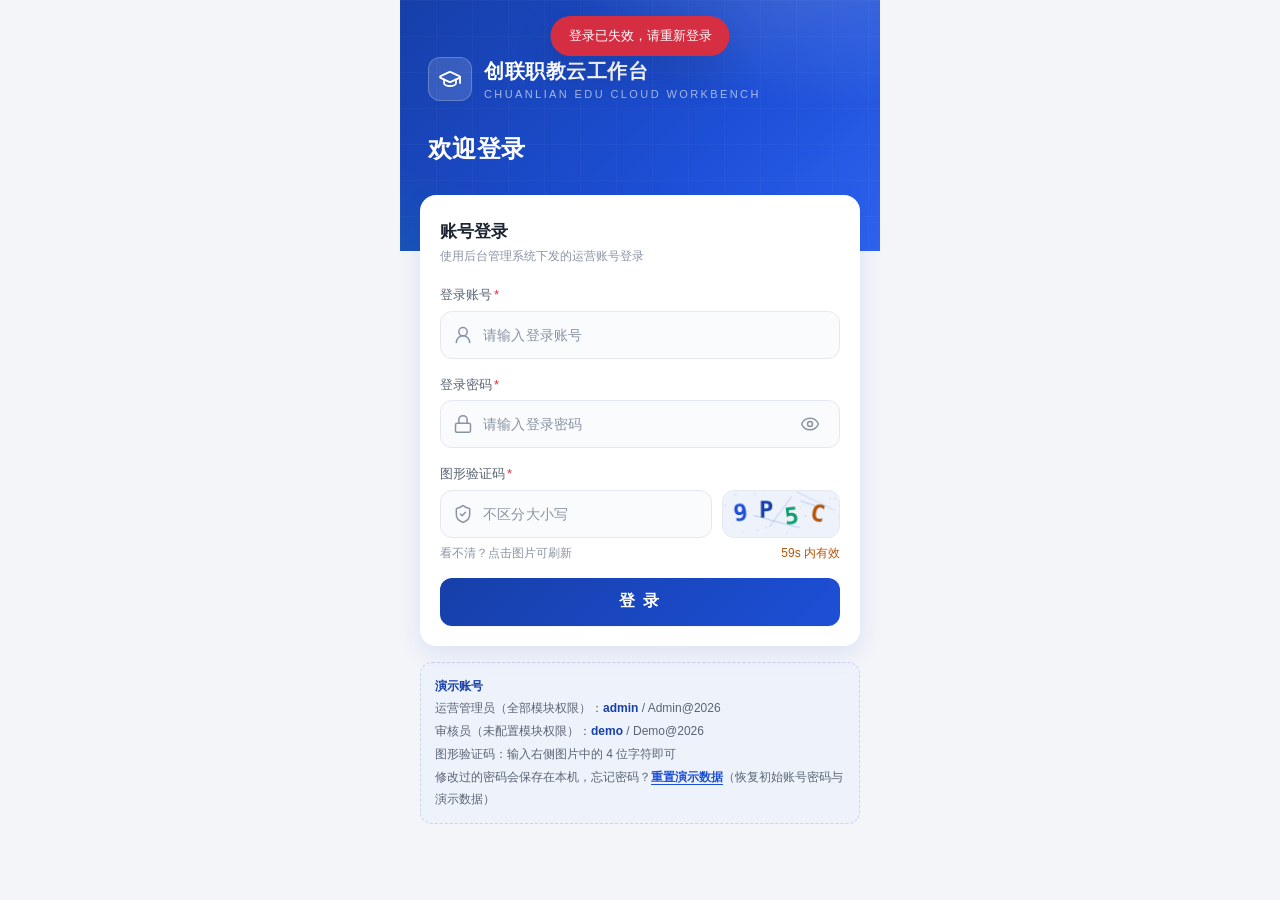
<file: code/order-detail.html>
<!DOCTYPE html>
<html lang="zh-CN">
<head>
  <meta charset="UTF-8">
  <meta name="viewport" content="width=device-width, initial-scale=1, viewport-fit=cover">
  <meta name="theme-color" content="#163FA8">
  <title>订单详情 - 创联职教云工作台</title>
  <link rel="stylesheet" href="styles.css">
</head>
<body>
  <div class="page">
    <header class="brand-band app-header is-sub">
      <button type="button" class="btn-back" id="backBtn" aria-label="返回订单列表">
        <!-- lucide: chevron-left -->
        <svg class="icon" viewBox="0 0 24 24" fill="none" stroke="currentColor" stroke-width="2" stroke-linecap="round" stroke-linejoin="round"><path d="m15 18-6-6 6-6"/></svg>
      </button>
      <div class="header-info">
        <div class="header-title">视频课订单详情</div>
        <div class="header-sub">查看订单信息并提交审核结论</div>
      </div>
      <span class="header-spacer"></span>
    </header>

    <main class="home-body module-body">
      <!-- 详情字段（由 JS 渲染：骨架 → 详情 / 失败态） -->
      <div id="detailBox"></div>
    </main>

    <!-- 审核操作栏（仅待审核状态展示） -->
    <div class="action-bar" id="auditBar" style="display:none">
      <button type="button" class="btn-ghost danger" id="rejectBtn">
        <!-- lucide: x -->
        <svg class="icon" viewBox="0 0 24 24" fill="none" stroke="currentColor" stroke-width="2" stroke-linecap="round" stroke-linejoin="round"><path d="M18 6 6 18"/><path d="m6 6 12 12"/></svg>
        审核不通过
      </button>
      <button type="button" class="btn-solid blue" id="approveBtn">
        <!-- lucide: check -->
        <svg class="icon" viewBox="0 0 24 24" fill="none" stroke="currentColor" stroke-width="2.2" stroke-linecap="round" stroke-linejoin="round"><path d="M20 6 9 17l-5-5"/></svg>
        审核通过
      </button>
    </div>
  </div>

  <!-- 审核结论弹层（通过：付款方式必选；不通过：原因选填 1~200 字） -->
  <div class="sheet-mask" id="auditMask"></div>
  <div class="sheet" id="auditSheet" role="dialog" aria-modal="true">
    <div class="grabber"></div>
    <div class="sheet-head">
      <h3 id="auditTitle">提交审核结论</h3>
      <button type="button" class="sheet-close" id="auditClose" aria-label="关闭">
        <!-- lucide: x -->
        <svg viewBox="0 0 24 24" fill="none" stroke="currentColor" stroke-width="2" stroke-linecap="round" stroke-linejoin="round"><path d="M18 6 6 18"/><path d="m6 6 12 12"/></svg>
      </button>
    </div>

    <div class="seg-tabs" id="segTabs">
      <button type="button" class="seg-tab active" data-verdict="approve">审核通过</button>
      <button type="button" class="seg-tab" data-verdict="reject">审核不通过</button>
    </div>

    <!-- 通过：付款方式必选；后付费须录入已付金额 -->
    <div id="approveSection">
      <div class="field" id="fieldPay">
        <label class="field-label">付款方式<span class="req">*</span></label>
        <div class="pay-opts">
          <button type="button" class="pay-opt" data-pay="先付费">先付费</button>
          <button type="button" class="pay-opt" data-pay="后付费">后付费</button>
        </div>
        <p class="field-error" id="payErr">请选择付款方式</p>
        <p class="time-hint">审核通过即开通订单内学员账号的学习权限；付款方式仅作订单信息留存，不触发支付流程。</p>
      </div>
      <div class="field" id="fieldPaid" style="display:none">
        <label class="field-label" for="paidInput">已付金额<span class="req">*</span></label>
        <div class="input-wrap">
          <input id="paidInput" type="text" inputmode="decimal" placeholder="允许为 0，最多两位小数" maxlength="12">
        </div>
        <p class="field-error" id="paidErr">后付费订单须录入已付金额</p>
        <p class="time-hint">允许为 0、非负且最多两位小数，允许超过订单总金额。</p>
      </div>
    </div>

    <!-- 不通过：原因选填 -->
    <div id="rejectSection" style="display:none">
      <div class="field" id="fieldReason">
        <label class="field-label" for="reasonInput">不通过原因<span class="opt-hint">（选填）</span></label>
        <div class="textarea-wrap">
          <textarea id="reasonInput" placeholder="请输入不通过原因；发起方可修改班级信息后重新提交订单" maxlength="200"></textarea>
        </div>
        <div class="char-count"><span id="reasonCount">0</span>/200</div>
        <p class="field-error" id="reasonErr">不通过原因不能超过 200 字</p>
      </div>
    </div>

    <button type="button" class="btn-primary" id="auditSubmit">
      <span class="spinner" id="auditSpinner" style="display:none"></span>
      <span id="auditSubmitText">提交</span>
    </button>
  </div>

  <div class="toast" id="toast" role="alert"></div>

  <script src="mock.js"></script>
  <script src="api.js"></script>
  <script>
  (function () {
    'use strict';

    var $ = function (id) { return document.getElementById(id); };
    var ORDER_ID = new URLSearchParams(location.search).get('id');

    var ICONS = {
      inbox: '<svg viewBox="0 0 24 24" fill="none" stroke="currentColor" stroke-width="1.8" stroke-linecap="round" stroke-linejoin="round"><polyline points="22 12 16 12 14 15 10 15 8 12 2 12"/><path d="M5.45 5.11 2 12v6a2 2 0 0 0 2 2h16a2 2 0 0 0 2-2v-6l-3.45-6.89A2 2 0 0 0 16.76 4H7.24a2 2 0 0 0-1.79 1.11z"/></svg>',
      alert: '<svg viewBox="0 0 24 24" fill="none" stroke="currentColor" stroke-width="1.8" stroke-linecap="round" stroke-linejoin="round"><circle cx="12" cy="12" r="10"/><line x1="12" x2="12" y1="8" y2="12"/><line x1="12" x2="12.01" y1="16" y2="16"/></svg>',
      refresh: '<svg viewBox="0 0 24 24" fill="none" stroke="currentColor" stroke-width="2" stroke-linecap="round" stroke-linejoin="round"><path d="M3 12a9 9 0 0 1 9-9 9.75 9.75 0 0 1 6.74 2.74L21 8"/><path d="M21 3v5h-5"/><path d="M21 12a9 9 0 0 1-9 9 9.75 9.75 0 0 1-6.74-2.74L3 16"/><path d="M8 21H3v-5"/></svg>',
      receipt: '<svg viewBox="0 0 24 24" fill="none" stroke="currentColor" stroke-width="1.8" stroke-linecap="round" stroke-linejoin="round"><path d="M4 2v20l2-1 2 1 2-1 2 1 2-1 2 1 2-1 2 1V2l-2 1-2-1-2 1-2-1-2 1-2-1-2 1Z"/><path d="M16 8h-6a2 2 0 1 0 0 4h4a2 2 0 1 1 0 4H8"/><path d="M12 17.5v-11"/></svg>',
      check: '<svg viewBox="0 0 24 24" fill="none" stroke="currentColor" stroke-width="2.2" stroke-linecap="round" stroke-linejoin="round"><path d="M20 6 9 17l-5-5"/></svg>'
    };

    var STATUS_META = {
      pending: { text: '待审核', cls: 'tag-pending' },
      approved: { text: '已通过', cls: 'tag-approved' },
      rejected: { text: '不通过', cls: 'tag-rejected' }
    };
    var order = null;

    /* ---------- Toast ---------- */
    var toastTimer = null;
    function toast(msg, isError) {
      var el = $('toast');
      el.textContent = msg;
      el.classList.toggle('toast-error', !!isError);
      el.classList.add('show');
      clearTimeout(toastTimer);
      toastTimer = setTimeout(function () { el.classList.remove('show'); }, 2400);
    }

    /* ---------- 会话守卫：失效/过期 → 回登录页 ---------- */
    API.getSession().then(function (session) {
      if (!session) {
        sessionStorage.setItem(DB.EXPIRED_FLAG, '1');
        location.replace('index.html');
        return;
      }
      if (session.perms.indexOf('order') === -1 || !ORDER_ID) {
        sessionStorage.setItem(DB.EXPIRED_FLAG, '1');
        location.replace('home.html');
        return;
      }
      loadOrder();
    });
    $('backBtn').addEventListener('click', function () { location.href = 'order.html'; });

    /* ---------- 数据加载 ---------- */
    function loadOrder() {
      $('detailBox').innerHTML =
        '<div class="detail-card">'
        + '<div class="skeleton-card"><div class="sk-line" style="width:62%"></div><div class="sk-line" style="width:44%;margin-top:12px"></div><div class="sk-line" style="width:70%;margin-top:10px"></div></div>'
        + '</div>';
      API.fetchOrderDetail(ORDER_ID).then(function (res) {
        if (res.code !== 0) { renderError(res.message); return; }
        order = res.data;
        renderDetail();
      });
    }

    function renderError(msg) {
      $('detailBox').innerHTML =
        '<div class="empty-state reveal">'
        + '<div class="empty-icon">' + ICONS.alert + '</div>'
        + '<h3>加载失败</h3>'
        + '<p>' + (msg || '网络异常，请检查后重试') + '</p>'
        + '<button type="button" class="btn-mini" id="retryBtn">' + ICONS.refresh + '重新加载</button>'
        + '</div>';
      $('retryBtn').addEventListener('click', loadOrder);
    }

    /* ---------- 详情渲染 ---------- */
    function kvRow(label, valueHtml, valueCls) {
      return '<div class="kv-row"><span class="kv-label">' + label + '</span>'
        + '<span class="kv-value' + (valueCls ? ' ' + valueCls : '') + '">' + valueHtml + '</span></div>';
    }

    function renderDetail() {
      var meta = STATUS_META[order.status];
      var html =
        '<section class="detail-card reveal">'
        + kvRow('订单编号', esc(order.id), 'mono-num')
        + kvRow('班级名称', esc(order.klassName))
        + kvRow('班级学员人数', order.studentCount + ' 人')
        + kvRow('订单总金额', '<span class="kv-amount">' + DB.formatAmount(order.totalAmount) + '</span>')
        + kvRow('购买机构', esc(order.orgName))
        + kvRow('审核状态', '<span class="status-tag ' + meta.cls + '">' + meta.text + '</span>')
        + '</section>';

      // 审核信息：仅展示已产生的结论、付款方式、已付金额与不通过原因
      if (order.status !== 'pending') {
        html +=
          '<p class="sec-label">审核信息</p>'
          + '<section class="detail-card reveal">'
          + kvRow('审核结论', order.status === 'approved' ? '审核通过' : '审核不通过')
          + (order.status === 'approved'
              ? kvRow('付款方式', esc(order.paymentType)) + kvRow('已付金额', '<span class="mono-num">' + DB.formatAmount(order.paidAmount) + '</span>')
              : '')
          + (order.status === 'rejected' && order.rejectReason
              ? '<div class="kv-row kv-top"><span class="kv-label">不通过原因</span><span class="kv-value">' + esc(order.rejectReason) + '</span></div>'
              : '')
          + '</section>';
      }

      $('detailBox').innerHTML = html;
      var canAudit = order.status === 'pending';
      $('auditBar').style.display = canAudit ? '' : 'none';
      document.querySelector('.module-body').classList.toggle('with-bar', canAudit);
    }

    function esc(s) {
      return String(s === null || s === undefined ? '' : s)
        .replace(/&/g, '&amp;').replace(/</g, '&lt;').replace(/>/g, '&gt;').replace(/"/g, '&quot;');
    }

    /* ---------- 审核弹层 ---------- */
    var verdict = 'approve';   // 当前结论：approve | reject
    var payType = '';          // 已选付款方式
    var submitting = false;

    function openAudit(v) {
      verdict = v;
      payType = '';
      // 重置表单
      Array.prototype.forEach.call(document.querySelectorAll('.seg-tab'), function (b) {
        b.classList.toggle('active', b.getAttribute('data-verdict') === verdict);
      });
      Array.prototype.forEach.call(document.querySelectorAll('.pay-opt'), function (b) {
        b.classList.remove('active');
      });
      $('approveSection').style.display = verdict === 'approve' ? '' : 'none';
      $('rejectSection').style.display = verdict === 'reject' ? '' : 'none';
      $('fieldPaid').style.display = 'none';
      $('paidInput').value = '';
      ['fieldPay', 'fieldPaid', 'fieldReason'].forEach(function (id) { $(id).classList.remove('is-invalid'); });
      $('reasonInput').value = '';
      $('reasonCount').textContent = '0';
      syncSubmitBtn();
      $('auditMask').classList.add('show');
      $('auditSheet').classList.add('show');
    }
    function closeAudit() {
      $('auditMask').classList.remove('show');
      $('auditSheet').classList.remove('show');
    }
    $('approveBtn').addEventListener('click', function () { openAudit('approve'); });
    $('rejectBtn').addEventListener('click', function () { openAudit('reject'); });
    $('auditClose').addEventListener('click', closeAudit);
    $('auditMask').addEventListener('click', closeAudit);

    // 结论切换
    Array.prototype.forEach.call(document.querySelectorAll('.seg-tab'), function (b) {
      b.addEventListener('click', function () {
        verdict = b.getAttribute('data-verdict');
        Array.prototype.forEach.call(document.querySelectorAll('.seg-tab'), function (x) {
          x.classList.toggle('active', x === b);
        });
        $('approveSection').style.display = verdict === 'approve' ? '' : 'none';
        $('rejectSection').style.display = verdict === 'reject' ? '' : 'none';
        syncSubmitBtn();
      });
    });

    // 付款方式选择（先付费不要求录入已付金额；后付费必录）
    Array.prototype.forEach.call(document.querySelectorAll('.pay-opt'), function (b) {
      b.addEventListener('click', function () {
        payType = b.getAttribute('data-pay');
        Array.prototype.forEach.call(document.querySelectorAll('.pay-opt'), function (x) {
          x.classList.toggle('active', x === b);
        });
        $('fieldPay').classList.remove('is-invalid');
        $('fieldPaid').style.display = payType === '后付费' ? '' : 'none';
      });
    });

    $('reasonInput').addEventListener('input', function () {
      $('reasonCount').textContent = String(this.value.length);
      $('fieldReason').classList.remove('is-invalid');
    });

    function syncSubmitBtn() {
      var ok = verdict === 'approve';
      $('auditSubmit').classList.toggle('red', !ok);
      $('auditSubmitText').textContent = '提交';
    }

    /* ---------- 提交：前端校验 → 提交 → 反馈并返回列表 ---------- */
    $('auditSubmit').addEventListener('click', function () {
      if (submitting) return; // 防重复提交
      if (verdict === 'approve' && !payType) {
        $('fieldPay').classList.add('is-invalid');
        return;
      }
      var amount = '';
      if (verdict === 'approve' && payType === '后付费') {
        amount = $('paidInput').value.trim();
        if (!amount) {
          $('fieldPaid').classList.add('is-invalid');
          $('paidErr').textContent = '后付费订单须录入已付金额';
          $('paidInput').focus();
          return;
        }
        if (!/^\d+(\.\d{1,2})?$/.test(amount)) {
          $('fieldPaid').classList.add('is-invalid');
          $('paidErr').textContent = '已付金额须为非负数字且最多两位小数';
          $('paidInput').focus();
          return;
        }
      }
      var reason = verdict === 'reject' ? $('reasonInput').value.trim() : '';
      if (reason.length > 200) {
        $('fieldReason').classList.add('is-invalid');
        $('reasonErr').textContent = '不通过原因不能超过 200 字';
        return;
      }

      submitting = true;
      var submitBtn = $('auditSubmit');
      submitBtn.disabled = true;
      $('auditSpinner').style.display = '';
      $('auditSubmitText').textContent = '提交中…';
      var isPass = verdict === 'approve';
      var req = isPass
        ? API.approveOrder(order.id, payType, amount)
        : API.rejectOrder(order.id, reason);
      req.then(function (res) {
        if (res.code !== 0) {
          toast(res.message, true);
        } else {
          closeAudit();
          toast(isPass ? '审核通过，已开通学员学习权限，正在返回列表…' : '已提交审核不通过，正在返回列表…');
          setTimeout(function () { location.href = 'order.html'; }, 900);
          return; // 返回列表，无需复位按钮态
        }
        submitting = false;
        submitBtn.disabled = false;
        $('auditSpinner').style.display = 'none';
        $('auditSubmitText').textContent = '提交';
      });
    });
  })();
  </script>
</body>
</html>
</file>
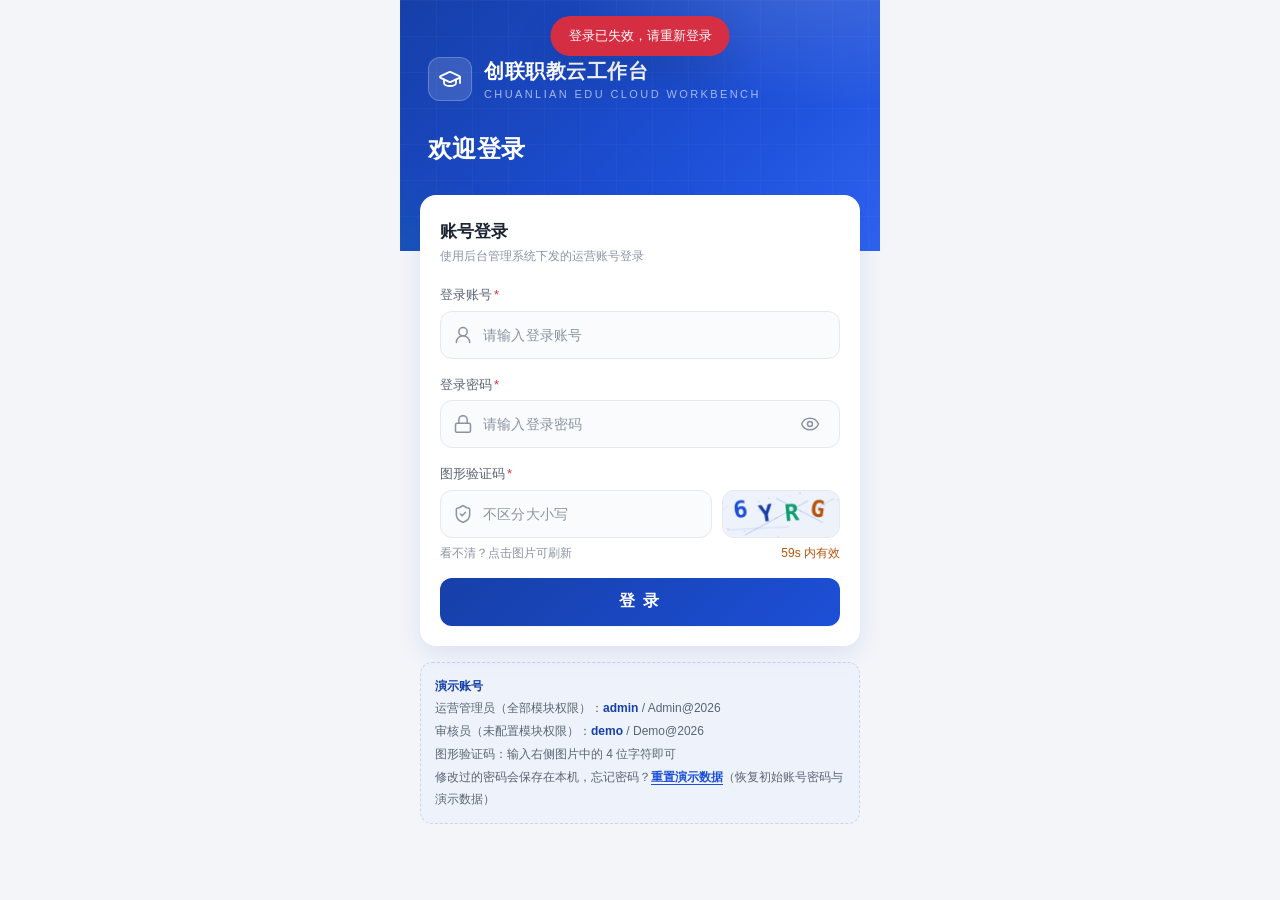
<file: code/order.html>
<!DOCTYPE html>
<html lang="zh-CN">
<head>
  <meta charset="UTF-8">
  <meta name="viewport" content="width=device-width, initial-scale=1, viewport-fit=cover">
  <meta name="theme-color" content="#163FA8">
  <title>视频课订单管理 - 创联职教云工作台</title>
  <link rel="stylesheet" href="styles.css">
</head>
<body>
  <div class="page">
    <!-- 模块页头（与首页同壳：渐变品牌带，返回 + 标题） -->
    <header class="brand-band app-header is-sub">
      <button type="button" class="btn-back" id="backBtn" aria-label="返回工作台">
        <!-- lucide: chevron-left -->
        <svg class="icon" viewBox="0 0 24 24" fill="none" stroke="currentColor" stroke-width="2" stroke-linecap="round" stroke-linejoin="round"><path d="m15 18-6-6 6-6"/></svg>
      </button>
      <div class="header-info">
        <div class="header-title">视频课订单管理</div>
        <div class="header-sub">订单审核与付款方式留存</div>
      </div>
      <span class="header-spacer"></span>
    </header>

    <main class="home-body module-body">
      <!-- 页签：默认进入待审核订单 -->
      <div class="org-tabs-card">
        <div class="org-tabs" role="tablist">
          <button type="button" class="tab-item active" data-tab="pending" role="tab">
            待审核订单<span class="tab-badge" id="pendingBadge">-</span>
          </button>
          <button type="button" class="tab-item" data-tab="all" role="tab">
            全部订单
          </button>
        </div>
      </div>

      <!-- 下拉刷新指示条 -->
      <div class="ptr-bar" id="ptrBar">
        <!-- lucide: arrow-down -->
        <svg class="ptr-arrow" viewBox="0 0 24 24" fill="none" stroke="currentColor" stroke-width="2" stroke-linecap="round" stroke-linejoin="round"><path d="M12 5v14"/><path d="m19 12-7 7-7-7"/></svg>
        <span class="spinner mini" id="ptrSpinner" style="display:none"></span>
        <span id="ptrText">下拉刷新</span>
      </div>

      <!-- 订单列表（骨架 / 列表 / 空态 / 错误态 由 JS 渲染） -->
      <div id="listBox"></div>
      <div id="footState"></div>
    </main>
  </div>

  <div class="toast" id="toast" role="alert"></div>

  <script src="mock.js"></script>
  <script src="api.js"></script>
  <script>
  (function () {
    'use strict';

    var $ = function (id) { return document.getElementById(id); };

    var PAGE_SIZE = 6;
    var LS_KEY = 'eduops.order.liststate';

    var ICONS = {
      clock: '<svg viewBox="0 0 24 24" fill="none" stroke="currentColor" stroke-width="1.8" stroke-linecap="round" stroke-linejoin="round"><circle cx="12" cy="12" r="10"/><polyline points="12 6 12 12 16 14"/></svg>',
      users: '<svg viewBox="0 0 24 24" fill="none" stroke="currentColor" stroke-width="1.8" stroke-linecap="round" stroke-linejoin="round"><path d="M16 21v-2a4 4 0 0 0-4-4H6a4 4 0 0 0-4 4v2"/><circle cx="9" cy="7" r="4"/><path d="M22 21v-2a4 4 0 0 0-3-3.87"/><path d="M16 3.13a4 4 0 0 1 0 7.75"/></svg>',
      receipt: '<svg viewBox="0 0 24 24" fill="none" stroke="currentColor" stroke-width="1.8" stroke-linecap="round" stroke-linejoin="round"><path d="M4 2v20l2-1 2 1 2-1 2 1 2-1 2 1 2-1 2 1V2l-2 1-2-1-2 1-2-1-2 1-2-1-2 1Z"/><path d="M16 8h-6a2 2 0 1 0 0 4h4a2 2 0 1 1 0 4H8"/><path d="M12 17.5v-11"/></svg>',
      landmark: '<svg viewBox="0 0 24 24" fill="none" stroke="currentColor" stroke-width="1.8" stroke-linecap="round" stroke-linejoin="round"><line x1="3" x2="21" y1="22" y2="22"/><line x1="6" x2="6" y1="18" y2="11"/><line x1="10" x2="10" y1="18" y2="11"/><line x1="14" x2="14" y1="18" y2="11"/><line x1="18" x2="18" y1="18" y2="11"/><polygon points="12 2 20 7 4 7"/></svg>',
      inbox: '<svg viewBox="0 0 24 24" fill="none" stroke="currentColor" stroke-width="1.8" stroke-linecap="round" stroke-linejoin="round"><polyline points="22 12 16 12 14 15 10 15 8 12 2 12"/><path d="M5.45 5.11 2 12v6a2 2 0 0 0 2 2h16a2 2 0 0 0 2-2v-6l-3.45-6.89A2 2 0 0 0 16.76 4H7.24a2 2 0 0 0-1.79 1.11z"/></svg>',
      alert: '<svg viewBox="0 0 24 24" fill="none" stroke="currentColor" stroke-width="1.8" stroke-linecap="round" stroke-linejoin="round"><circle cx="12" cy="12" r="10"/><line x1="12" x2="12" y1="8" y2="12"/><line x1="12" x2="12.01" y1="16" y2="16"/></svg>',
      refresh: '<svg viewBox="0 0 24 24" fill="none" stroke="currentColor" stroke-width="2" stroke-linecap="round" stroke-linejoin="round"><path d="M3 12a9 9 0 0 1 9-9 9.75 9.75 0 0 1 6.74 2.74L21 8"/><path d="M21 3v5h-5"/><path d="M21 12a9 9 0 0 1-9 9 9.75 9.75 0 0 1-6.74-2.74L3 16"/><path d="M8 21H3v-5"/></svg>'
    };

    var STATUS_META = {
      pending: { text: '待审核', cls: 'tag-pending' },
      approved: { text: '已通过', cls: 'tag-approved' },
      rejected: { text: '不通过', cls: 'tag-rejected' }
    };

    var state = {
      tab: 'pending',
      page: 1,
      list: [],
      total: 0,
      hasMore: false,
      firstLoaded: false,
      loading: false,       // 首屏/刷新中
      loadingMore: false,   // 触底加载中
      failed: false
    };

    /* ---------- Toast ---------- */
    var toastTimer = null;
    function toast(msg, isError) {
      var el = $('toast');
      el.textContent = msg;
      el.classList.toggle('toast-error', !!isError);
      el.classList.add('show');
      clearTimeout(toastTimer);
      toastTimer = setTimeout(function () { el.classList.remove('show'); }, 2400);
    }

    /* ---------- 会话守卫：失效/过期 → 回登录页 ---------- */
    API.getSession().then(function (session) {
      if (!session) {
        sessionStorage.setItem(DB.EXPIRED_FLAG, '1');
        location.replace('index.html');
        return;
      }
      if (session.perms.indexOf('order') === -1) {
        // 无该模块菜单权限，不允许进入
        sessionStorage.setItem(DB.EXPIRED_FLAG, '1');
        location.replace('home.html');
        return;
      }
      restoreState();
      reload(true);
    });
    $('backBtn').addEventListener('click', function () { location.href = 'home.html'; });

    /* ---------- 列表状态持久化（详情页返回后还原页签） ---------- */
    function saveState() {
      try { sessionStorage.setItem(LS_KEY, JSON.stringify({ tab: state.tab })); } catch (e) {}
    }
    function restoreState() {
      try {
        var raw = sessionStorage.getItem(LS_KEY);
        if (!raw) return;
        var s = JSON.parse(raw);
        if (s && (s.tab === 'pending' || s.tab === 'all')) {
          state.tab = s.tab;
          syncTabUI();
        }
        sessionStorage.removeItem(LS_KEY);
      } catch (e) {}
    }

    /* ---------- 页签切换 ---------- */
    function syncTabUI() {
      Array.prototype.forEach.call(document.querySelectorAll('.tab-item'), function (btn) {
        btn.classList.toggle('active', btn.getAttribute('data-tab') === state.tab);
      });
    }
    Array.prototype.forEach.call(document.querySelectorAll('.tab-item'), function (btn) {
      btn.addEventListener('click', function () {
        var tab = btn.getAttribute('data-tab');
        if (tab === state.tab) return;
        state.tab = tab;
        syncTabUI();
        reload(true);
      });
    });

    /* ---------- 数据加载 ---------- */
    function reload(showSkeleton) {
      state.page = 1;
      state.loading = true;
      state.failed = false;
      if (showSkeleton) renderSkeleton();
      setFoot('');
      API.fetchOrders({ tab: state.tab, page: 1, pageSize: PAGE_SIZE })
        .then(function (res) {
          state.loading = false;
          if (res.code !== 0) {
            state.failed = true;
            renderError(res.message);
            return;
          }
          state.list = res.data.list;
          state.total = res.data.total;
          state.hasMore = res.data.hasMore;
          state.firstLoaded = true;
          $('pendingBadge').textContent = res.data.counts.pending;
          renderList();
        });
    }

    function loadMore() {
      if (state.loadingMore || state.loading || state.failed || !state.hasMore) return;
      state.loadingMore = true;
      setFoot('<span class="spinner mini"></span>加载中…');
      API.fetchOrders({ tab: state.tab, page: state.page + 1, pageSize: PAGE_SIZE })
        .then(function (res) {
          state.loadingMore = false;
          if (res.code !== 0) {
            setFoot('加载失败，<button type="button" class="fill-link" id="retryMore">重试</button>');
            var r = $('retryMore');
            if (r) r.addEventListener('click', loadMore);
            return;
          }
          state.page += 1;
          state.list = state.list.concat(res.data.list);
          state.hasMore = res.data.hasMore;
          renderList();
          setFoot(state.hasMore ? '' : '— 没有更多了 —');
        });
    }

    /* ---------- 触底加载 ---------- */
    window.addEventListener('scroll', function () {
      if (!state.firstLoaded || state.loading || state.loadingMore || !state.hasMore) return;
      if (window.innerHeight + window.scrollY >= document.body.offsetHeight - 96) loadMore();
    });

    /* ---------- 下拉刷新（触屏：列表在顶部时下拉） ---------- */
    var ptr = { startY: 0, active: false, armed: false, refreshing: false };
    var ptrBar = $('ptrBar');
    document.addEventListener('touchstart', function (e) {
      if (ptr.refreshing || state.loading) return;
      if (window.scrollY > 0) return;
      ptr.startY = e.touches[0].clientY;
      ptr.active = true;
      ptr.armed = false;
    }, { passive: true });
    document.addEventListener('touchmove', function (e) {
      if (!ptr.active || ptr.refreshing) return;
      var dy = e.touches[0].clientY - ptr.startY;
      if (window.scrollY > 0 || dy <= 0) {
        ptrBar.style.height = '0px';
        ptrBar.classList.remove('armed');
        ptr.armed = false;
        return;
      }
      e.preventDefault(); // 顶部下拉时接管手势
      var h = Math.min(dy * 0.55, 88);
      ptrBar.style.height = h + 'px';
      if (h >= 56) {
        ptrBar.classList.add('armed');
        ptr.armed = true;
        $('ptrText').textContent = '释放刷新';
      } else {
        ptrBar.classList.remove('armed');
        ptr.armed = false;
        $('ptrText').textContent = '下拉刷新';
      }
    }, { passive: false });
    document.addEventListener('touchend', function () {
      if (!ptr.active) return;
      ptr.active = false;
      if (ptr.armed && !ptr.refreshing) {
        ptr.refreshing = true;
        ptrBar.classList.add('refreshing');
        $('ptrText').textContent = '正在刷新…';
        $('ptrSpinner').style.display = '';
        API.fetchOrders({ tab: state.tab, page: 1, pageSize: PAGE_SIZE })
          .then(function (res) {
            ptr.refreshing = false;
            ptrBar.classList.remove('refreshing');
            ptrBar.style.height = '0px';
            $('ptrSpinner').style.display = 'none';
            $('ptrText').textContent = '下拉刷新';
            if (res.code !== 0) { toast(res.message, true); return; }
            state.page = 1;
            state.list = res.data.list;
            state.total = res.data.total;
            state.hasMore = res.data.hasMore;
            state.failed = false;
            $('pendingBadge').textContent = res.data.counts.pending;
            renderList();
            setFoot(state.hasMore ? '' : '— 没有更多了 —');
            toast('已刷新');
          });
      } else {
        ptrBar.style.height = '0px';
        ptrBar.classList.remove('armed');
      }
    });

    /* ---------- 渲染 ---------- */
    function setFoot(html) {
      $('footState').innerHTML = html ? '<div class="list-foot">' + html + '</div>' : '';
    }

    function renderSkeleton() {
      var html = '';
      for (var i = 0; i < 4; i++) {
        html += '<div class="skeleton-card">'
          + '<div class="sk-line" style="width:' + (58 + (i % 3) * 9) + '%"></div>'
          + '<div class="sk-line" style="width:42%;margin-top:12px"></div>'
          + '<div class="sk-line" style="width:70%;margin-top:10px"></div>'
          + '</div>';
      }
      $('listBox').innerHTML = html;
    }

    function renderError(msg) {
      $('listBox').innerHTML =
        '<div class="empty-state reveal">'
        + '<div class="empty-icon">' + ICONS.alert + '</div>'
        + '<h3>加载失败</h3>'
        + '<p>' + (msg || '网络异常，请检查后重试') + '</p>'
        + '<button type="button" class="btn-mini" id="retryBtn">' + ICONS.refresh + '重新加载</button>'
        + '</div>';
      $('retryBtn').addEventListener('click', function () { reload(true); });
    }

    function renderEmpty() {
      var title, desc;
      if (state.tab === 'pending') {
        title = '暂无待审核订单';
        desc = '订单提交后将在此展示，审核通过即开通学员学习权限';
      } else {
        title = '暂无订单数据';
        desc = '全部订单（含审核状态、付款方式与审核结果）将在此展示';
      }
      $('listBox').innerHTML =
        '<div class="empty-state reveal">'
        + '<div class="empty-icon">' + ICONS.inbox + '</div>'
        + '<h3>' + title + '</h3>'
        + '<p>' + desc + '</p>'
        + '</div>';
    }

    function renderList() {
      if (!state.list.length) { renderEmpty(); return; }
      var html = '';
      state.list.forEach(function (o, i) {
        var meta = STATUS_META[o.status];
        html +=
          '<a class="org-card reveal" style="animation-delay:' + Math.min(i * 0.04, 0.3) + 's" '
          + 'href="order-detail.html?id=' + encodeURIComponent(o.id) + '" data-order-card>'
          + '<div class="oc-top"><span class="oc-name">' + o.klassName + '</span>'
          + '<span class="status-tag ' + meta.cls + '">' + meta.text + '</span></div>'
          + '<div class="oc-row">' + ICONS.receipt + '<span class="mono">' + o.id + '</span></div>'
          + '<div class="oc-row">' + ICONS.users + '<span>班级学员 ' + o.studentCount + ' 人</span></div>'
          + '<div class="oc-row">' + ICONS.landmark + '<span>' + o.orgName + '</span></div>'
          + '<div class="oc-bottom"><span class="oc-time">' + ICONS.clock + o.createdAt + '</span>'
          + '<span class="od-amount">' + DB.formatAmount(o.totalAmount) + '</span>'
          + '</div></a>';
      });
      $('listBox').innerHTML = html;
      // 进入详情前保存列表状态，返回时还原页签
      Array.prototype.forEach.call(document.querySelectorAll('[data-order-card]'), function (a) {
        a.addEventListener('click', saveState);
      });
      setFoot(state.hasMore ? '' : '— 没有更多了 —');
    }
  })();
  </script>
</body>
</html>
</file>
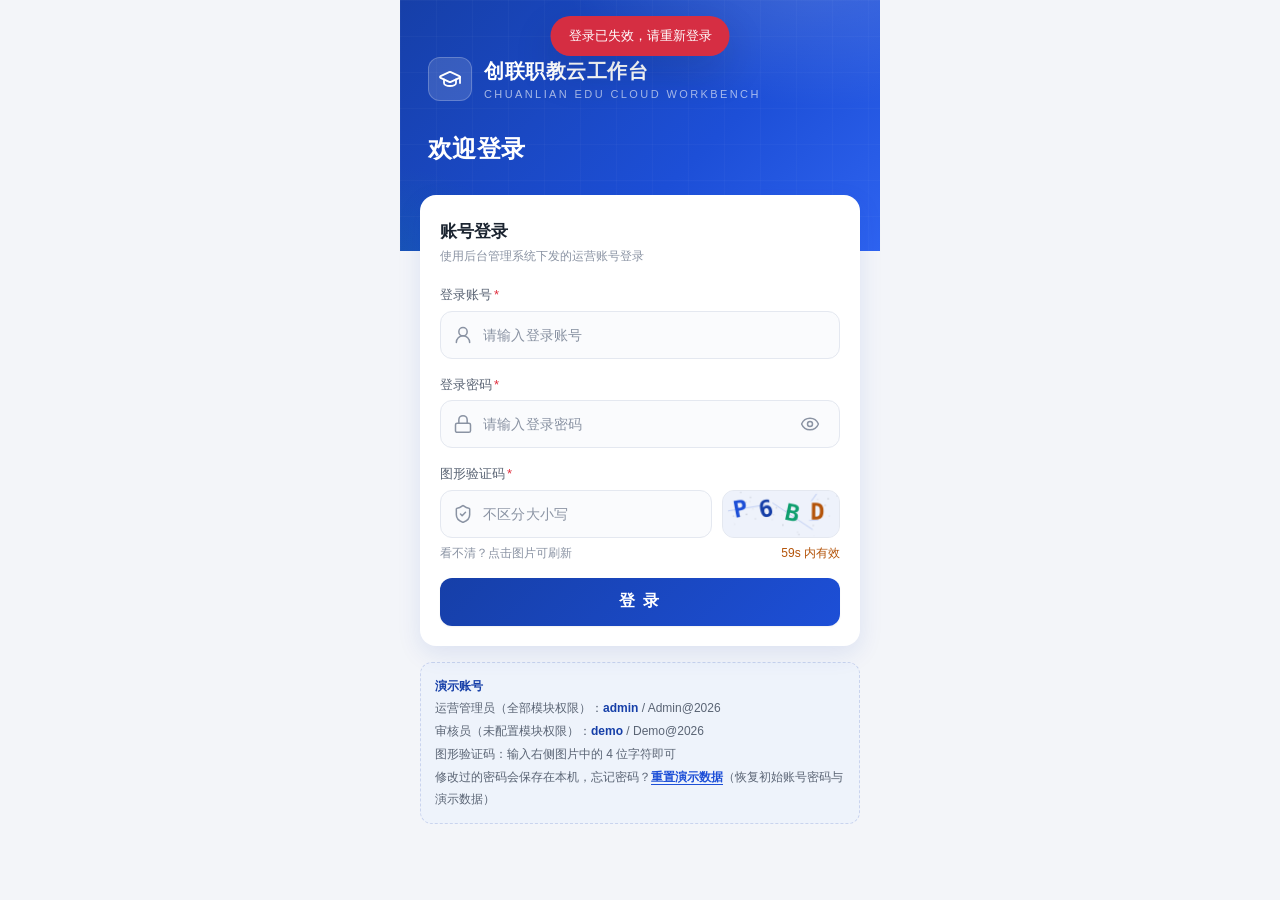
<file: code/org-detail.html>
<!DOCTYPE html>
<html lang="zh-CN">
<head>
  <meta charset="UTF-8">
  <meta name="viewport" content="width=device-width, initial-scale=1, viewport-fit=cover">
  <meta name="theme-color" content="#163FA8">
  <title>机构详情 - 创联职教云工作台</title>
  <link rel="stylesheet" href="styles.css">
</head>
<body>
  <div class="page">
    <header class="brand-band app-header is-sub">
      <button type="button" class="btn-back" id="backBtn" aria-label="返回机构列表">
        <!-- lucide: chevron-left -->
        <svg class="icon" viewBox="0 0 24 24" fill="none" stroke="currentColor" stroke-width="2" stroke-linecap="round" stroke-linejoin="round"><path d="m15 18-6-6 6-6"/></svg>
      </button>
      <div class="header-info">
        <div class="header-title">机构详情</div>
        <div class="header-sub">查看机构详细信息及证照</div>
      </div>
      <span class="header-spacer"></span>
    </header>

    <main class="home-body module-body" id="detailBody">
      <!-- 详情字段（由 JS 渲染） -->
      <div class="detail-card" id="detailCard"></div>

      <!-- 扫描件 -->
      <div class="scan-card" id="scanCard" style="display:none">
        <div class="scan-head">
          <span class="scan-title">统一社会信用代码扫描件</span>
          <span class="scan-hint">点击查看大图，支持缩放</span>
        </div>
        <button type="button" class="scan-thumb" id="scanThumb" aria-label="查看扫描件大图"></button>
      </div>

      <!-- 状态说明 / 不通过原因 / 平台差异说明（由 JS 渲染） -->
      <div id="noteBox"></div>
    </main>

    <!-- 审核操作栏（仅待审核状态展示） -->
    <div class="action-bar" id="auditBar" style="display:none">
      <button type="button" class="btn-ghost danger" id="rejectBtn">
        <!-- lucide: x -->
        <svg class="icon" viewBox="0 0 24 24" fill="none" stroke="currentColor" stroke-width="2" stroke-linecap="round" stroke-linejoin="round"><path d="M18 6 6 18"/><path d="m6 6 12 12"/></svg>
        审核不通过
      </button>
      <button type="button" class="btn-solid blue" id="approveBtn">
        <!-- lucide: check -->
        <svg class="icon" viewBox="0 0 24 24" fill="none" stroke="currentColor" stroke-width="2.2" stroke-linecap="round" stroke-linejoin="round"><path d="M20 6 9 17l-5-5"/></svg>
        审核通过
      </button>
    </div>
  </div>

  <!-- 审核通过二次确认 -->
  <div class="modal-mask" id="approveMask"></div>
  <div class="modal" id="approveModal" role="dialog" aria-modal="true">
    <div class="modal-icon brand">
      <!-- lucide: circle-check -->
      <svg viewBox="0 0 24 24" fill="none" stroke="currentColor" stroke-width="1.8" stroke-linecap="round" stroke-linejoin="round"><circle cx="12" cy="12" r="10"/><path d="m9 12 2 2 4-4"/></svg>
    </div>
    <h3>确认审核通过？</h3>
    <p id="approveText">通过后该机构将获得登录资格。</p>
    <div class="modal-btns">
      <button type="button" class="btn-ghost" id="approveCancel">取消</button>
      <button type="button" class="btn-solid blue" id="approveConfirm">
        <span class="spinner" id="approveSpinner" style="display:none"></span>
        <span id="approveConfirmText">确认通过</span>
      </button>
    </div>
  </div>

  <!-- 审核不通过确认区（原因必填 1~200 字） -->
  <div class="sheet-mask" id="rejectMask"></div>
  <div class="sheet" id="rejectSheet" role="dialog" aria-modal="true">
    <div class="grabber"></div>
    <div class="sheet-head">
      <h3>审核不通过</h3>
      <button type="button" class="sheet-close" id="rejectClose" aria-label="关闭">
        <!-- lucide: x -->
        <svg viewBox="0 0 24 24" fill="none" stroke="currentColor" stroke-width="2" stroke-linecap="round" stroke-linejoin="round"><path d="M18 6 6 18"/><path d="m6 6 12 12"/></svg>
      </button>
    </div>
    <form id="rejectForm" novalidate>
      <div class="field" id="fieldReason">
        <label class="field-label" for="reasonInput">不通过原因<span class="req">*</span></label>
        <div class="textarea-wrap">
          <textarea id="reasonInput" placeholder="请输入不通过原因，提交后将展示给机构" maxlength="200"></textarea>
        </div>
        <div class="char-count"><span id="reasonCount">0</span>/200</div>
        <p class="field-error" id="reasonErr">不通过原因不能为空</p>
      </div>
      <button type="submit" class="btn-primary red" id="rejectSubmit">
        <span class="spinner" id="rejectSpinner" style="display:none"></span>
        <span id="rejectSubmitText">确认不通过</span>
      </button>
    </form>
  </div>

  <!-- 扫描件大图查看器：支持缩放 / 关闭 / 加载失败重新加载 -->
  <div class="viewer-mask" id="viewerMask">
    <div class="viewer-toolbar">
      <button type="button" class="vt-btn" id="zoomOut" aria-label="缩小">
        <!-- lucide: zoom-out -->
        <svg viewBox="0 0 24 24" fill="none" stroke="currentColor" stroke-width="2" stroke-linecap="round" stroke-linejoin="round"><circle cx="11" cy="11" r="8"/><line x1="21" x2="16.65" y1="21" y2="16.65"/><line x1="8" x2="14" y1="11" y2="11"/></svg>
      </button>
      <span class="vt-label" id="zoomLabel">100%</span>
      <button type="button" class="vt-btn" id="zoomIn" aria-label="放大">
        <!-- lucide: zoom-in -->
        <svg viewBox="0 0 24 24" fill="none" stroke="currentColor" stroke-width="2" stroke-linecap="round" stroke-linejoin="round"><circle cx="11" cy="11" r="8"/><line x1="21" x2="16.65" y1="21" y2="16.65"/><line x1="11" x2="11" y1="8" y2="14"/><line x1="8" x2="14" y1="11" y2="11"/></svg>
      </button>
      <button type="button" class="vt-btn vt-close" id="viewerClose" aria-label="关闭查看器">
        <!-- lucide: x -->
        <svg viewBox="0 0 24 24" fill="none" stroke="currentColor" stroke-width="2" stroke-linecap="round" stroke-linejoin="round"><path d="M18 6 6 18"/><path d="m6 6 12 12"/></svg>
      </button>
    </div>
    <div class="viewer-stage" id="viewerStage">
      <div class="doc-wrap" id="docWrap"></div>
    </div>
    <div class="viewer-state" id="viewerState" style="display:none"></div>
  </div>

  <div class="toast" id="toast" role="alert"></div>

  <script src="mock.js"></script>
  <script src="api.js"></script>
  <script>
  (function () {
    'use strict';

    var $ = function (id) { return document.getElementById(id); };

    var ICONS = {
      alert: '<svg viewBox="0 0 24 24" fill="none" stroke="currentColor" stroke-width="1.8" stroke-linecap="round" stroke-linejoin="round"><circle cx="12" cy="12" r="10"/><line x1="12" x2="12" y1="8" y2="12"/><line x1="12" x2="12.01" y1="16" y2="16"/></svg>',
      info: '<svg viewBox="0 0 24 24" fill="none" stroke="currentColor" stroke-width="1.8" stroke-linecap="round" stroke-linejoin="round"><circle cx="12" cy="12" r="10"/><path d="M12 16v-4"/><path d="M12 8h.01"/></svg>',
      refresh: '<svg viewBox="0 0 24 24" fill="none" stroke="currentColor" stroke-width="2" stroke-linecap="round" stroke-linejoin="round"><path d="M3 12a9 9 0 0 1 9-9 9.75 9.75 0 0 1 6.74 2.74L21 8"/><path d="M21 3v5h-5"/><path d="M21 12a9 9 0 0 1-9 9 9.75 9.75 0 0 1-6.74-2.74L3 16"/><path d="M8 21H3v-5"/></svg>',
      zoom: '<svg viewBox="0 0 24 24" fill="none" stroke="currentColor" stroke-width="2" stroke-linecap="round" stroke-linejoin="round"><circle cx="11" cy="11" r="8"/><line x1="21" x2="16.65" y1="21" y2="16.65"/><line x1="11" x2="11" y1="8" y2="14"/><line x1="8" x2="14" y1="11" y2="11"/></svg>',
      image: '<svg viewBox="0 0 24 24" fill="none" stroke="currentColor" stroke-width="1.8" stroke-linecap="round" stroke-linejoin="round"><rect width="18" height="18" x="3" y="3" rx="2" ry="2"/><circle cx="9" cy="9" r="2"/><path d="m21 15-3.086-3.086a2 2 0 0 0-2.828 0L6 21"/></svg>'
    };

    var STATUS_META = {
      pending: { text: '待审核', cls: 'tag-pending' },
      approved: { text: '已通过', cls: 'tag-approved' },
      rejected: { text: '不通过', cls: 'tag-rejected' }
    };

    /* ---------- Toast ---------- */
    var toastTimer = null;
    function toast(msg, isError) {
      var el = $('toast');
      el.textContent = msg;
      el.classList.toggle('toast-error', !!isError);
      el.classList.add('show');
      clearTimeout(toastTimer);
      toastTimer = setTimeout(function () { el.classList.remove('show'); }, 2400);
    }

    /* ---------- 会话守卫 + 定位机构 ---------- */
    var orgId = new URLSearchParams(location.search).get('id');
    var org = null;

    API.getSession().then(function (session) {
      if (!session) {
        sessionStorage.setItem(DB.EXPIRED_FLAG, '1');
        location.replace('index.html');
        return;
      }
      if (session.perms.indexOf('org') === -1 || !orgId) {
        location.replace(session.perms.indexOf('org') === -1 ? 'home.html' : 'org.html');
        return;
      }
      API.fetchOrgDetail(orgId).then(function (res) {
        if (res.code !== 0) {
          toast(res.message, true);
          setTimeout(function () { location.replace('org.html'); }, 900);
          return;
        }
        org = res.data;
        renderDetail();
        loadScan(false); // 预加载扫描件缩略图
      });
    });
    $('backBtn').addEventListener('click', function () { location.href = 'org.html'; });

    /* ---------- 详情渲染 ---------- */
    function kvRow(label, valueHTML) {
      return '<div class="kv-row"><span class="kv-label">' + label + '</span><span class="kv-value">' + valueHTML + '</span></div>';
    }

    function renderDetail() {
      var meta = STATUS_META[org.status];
      $('detailCard').innerHTML =
        kvRow('机构名称', org.name)
        + kvRow('管理员账号', '<span class="mono">' + org.adminAccount + '</span>')
        + kvRow('管理员密码', '<span class="mono">' + (org.adminPassword || '—') + '</span>')
        + kvRow('联系人姓名', org.contactName)
        + kvRow('联系人手机号', '<span class="mono">' + org.contactPhone + '</span>')
        + kvRow('统一社会信用代码', '<span class="mono">' + org.creditCode + '</span>')
        + kvRow('审核状态', '<span class="status-tag ' + meta.cls + '">' + meta.text + '</span>');
      $('scanCard').style.display = '';

      // 状态说明与平台差异（用户输入的原因用 DOM 文本写入，避免注入）
      var noteBox = $('noteBox');
      noteBox.innerHTML = '';
      if (org.status === 'approved') {
        // 已通过：无附加提示
      } else if (org.status === 'rejected') {
        var reasonTitle = document.createElement('h2');
        reasonTitle.className = 'section-title';
        reasonTitle.textContent = '不通过原因';
        noteBox.appendChild(reasonTitle);
        var rn = note('note-danger', ICONS.alert, '');
        rn.appendChild(document.createTextNode(org.rejectReason || '（未填写原因）'));
        noteBox.appendChild(rn);
        if (org.platform === 'hunan') {
          noteBox.appendChild(note('note-info', ICONS.info, '湖南平台：该机构可修改资料后再次提交，重新提交后状态将回到待审核并进入待审核队列。'));
        } else {
          noteBox.appendChild(note('note-neutral', ICONS.info, '该机构所在平台不支持审核不通过后再次提交。'));
        }
        noteBox.appendChild(note('note-neutral', ICONS.info, 'H5 端不提供申诉或人工修正入口，处理规则以平台差异逻辑为准。'));
      }

      // 审核限制：仅待审核状态展示审核操作
      var canAudit = org.status === 'pending';
      $('auditBar').style.display = canAudit ? '' : 'none';
      $('detailBody').classList.toggle('with-bar', canAudit);
    }

    function note(cls, icon, text) {
      var el = document.createElement('div');
      el.className = 'note-card ' + cls;
      el.innerHTML = icon;
      el.appendChild(document.createTextNode(text));
      return el;
    }

    /* ---------- 扫描件：加载（含失败重载） + 大图查看器（缩放/关闭） ---------- */
    var scanData = null;
    var scanLoading = false;

    function thumbStateHTML(icon, text, withBtn) {
      return '<div class="thumb-state">' + icon + '<span>' + text + '</span>'
        + (withBtn ? '<button type="button" class="btn-mini" id="thumbRetry">' + ICONS.refresh + '重新加载</button>' : '')
        + '</div>';
    }

    function loadScan(forViewer) {
      if (scanLoading) return;
      scanLoading = true;
      if (forViewer) showViewerState('loading');
      else $('scanThumb').innerHTML = '<div class="sk-line" style="width:100%;height:172px;border-radius:10px"></div>';

      API.fetchOrgScan(orgId).then(function (res) {
        scanLoading = false;
        if (res.code !== 0) {
          if (forViewer) showViewerState('error', res.message);
          else {
            $('scanThumb').innerHTML = thumbStateHTML(ICONS.alert, '加载失败', true);
            $('thumbRetry').addEventListener('click', function (e) {
              e.stopPropagation();
              loadScan(false);
            });
          }
          return;
        }
        scanData = res.data;
        var doc = buildDocSVG(scanData);
        if (forViewer) {
          hideViewerState();
          $('docWrap').innerHTML = doc;
          initViewerSize(); // 缩略图未就绪直接进查看器时也保证缩放基准正确
        } else {
          $('scanThumb').innerHTML = doc + '<span class="zoom-hint">' + ICONS.zoom + '</span>';
        }
      });
    }

    $('scanThumb').addEventListener('click', function () {
      if (!scanData) { loadScan(true); return; } // 缩略图尚未就绪，直接在查看器中加载
      openViewer();
    });

    var viewerMask = $('viewerMask');
    var zoom = 1;
    var baseW = 0;

    function initViewerSize() {
      zoom = 1;
      baseW = Math.min(340, Math.round(window.innerWidth * 0.82));
      applyZoom();
    }

    function openViewer() {
      initViewerSize();
      $('docWrap').innerHTML = buildDocSVG(scanData);
      hideViewerState();
      viewerMask.classList.add('show');
    }
    function closeViewer() { viewerMask.classList.remove('show'); }

    function showViewerState(kind, msg) {
      var st = $('viewerState');
      st.style.display = '';
      if (kind === 'loading') {
        st.innerHTML = '<span class="spinner"></span><span>正在加载扫描件…</span>';
      } else {
        st.innerHTML = '<svg class="state-icon" viewBox="0 0 24 24" fill="none" stroke="currentColor" stroke-width="1.8" stroke-linecap="round" stroke-linejoin="round"><circle cx="12" cy="12" r="10"/><line x1="12" x2="12" y1="8" y2="12"/><line x1="12" x2="12.01" y1="16" y2="16"/></svg>'
          + '<span>' + (msg || '扫描件加载失败') + '</span>'
          + '<button type="button" class="btn-reload" id="viewerRetry">' + ICONS.refresh + '重新加载</button>';
        $('viewerRetry').addEventListener('click', function () { loadScan(true); });
      }
    }
    function hideViewerState() { $('viewerState').style.display = 'none'; }

    function applyZoom() {
      $('docWrap').style.width = Math.round(baseW * zoom) + 'px';
      $('zoomLabel').textContent = Math.round(zoom * 100) + '%';
      $('zoomIn').disabled = zoom >= 3;
      $('zoomOut').disabled = zoom <= 1;
    }
    $('zoomIn').addEventListener('click', function () {
      zoom = Math.min(3, zoom + 0.5); applyZoom();
    });
    $('zoomOut').addEventListener('click', function () {
      zoom = Math.max(1, zoom - 0.5); applyZoom();
    });
    $('viewerClose').addEventListener('click', closeViewer);
    viewerMask.addEventListener('click', function (e) {
      if (e.target === viewerMask || e.target === $('viewerStage')) closeViewer();
    });

    /* ---------- 扫描件文档（内联 SVG 模拟证照，随机构数据动态生成） ---------- */
    function buildDocSVG(s) {
      var esc = function (t) {
        return String(t).replace(/&/g, '&amp;').replace(/</g, '&lt;').replace(/>/g, '&gt;').replace(/"/g, '&quot;');
      };
      var row = function (y, label, value) {
        return '<text x="22" y="' + y + '" font-size="13" fill="#8A8062">' + esc(label) + '</text>'
          + '<text x="86" y="' + y + '" font-size="13" fill="#333A45" font-weight="600">' + esc(value) + '</text>';
      };
      // 二维码占位（确定性图案）
      var qr = '';
      for (var i = 0; i < 7; i++) {
        for (var j = 0; j < 7; j++) {
          if ((i * j + i + j) % 3 !== 2) {
            qr += '<rect x="' + (268 + j * 6) + '" y="' + (408 + i * 6) + '" width="5" height="5" fill="#3A4048"/>';
          }
        }
      }
      return '<svg viewBox="0 0 340 480" xmlns="http://www.w3.org/2000/svg" role="img" aria-label="统一社会信用代码扫描件" font-family="-apple-system,\'PingFang SC\',sans-serif">'
        + '<defs>'
        + '<linearGradient id="docHead' + s.id + '" x1="0" y1="0" x2="1" y2="1"><stop offset="0" stop-color="#F8ECC8"/><stop offset="1" stop-color="#F1DFA6"/></linearGradient>'
        + '<linearGradient id="docPaper' + s.id + '" x1="0" y1="0" x2="0" y2="1"><stop offset="0" stop-color="#FEFDF9"/><stop offset="1" stop-color="#F7F3E8"/></linearGradient>'
        + '</defs>'
        + '<rect width="340" height="480" rx="6" fill="url(#docPaper' + s.id + ')" stroke="#D8CBA4"/>'
        + '<path d="M0,6 a6,6 0 0 1 6,-6 h328 a6,6 0 0 1 6,6 v80 h-340 Z" fill="url(#docHead' + s.id + ')"/>'
        + '<text x="170" y="40" text-anchor="middle" font-size="26" font-weight="700" fill="#6B4E16">营业执照</text>'
        + '<text x="170" y="64" text-anchor="middle" font-size="13" fill="#8A6D2F" letter-spacing="6">(副本)</text>'
        + '<text x="22" y="106" font-size="12" fill="#8A8062">统一社会信用代码</text>'
        + '<text x="120" y="106" font-size="13.5" fill="#333A45" font-weight="700" font-family="\'DIN Alternate\',monospace" letter-spacing="1">' + esc(s.creditCode) + '</text>'
        + '<line x1="22" y1="118" x2="318" y2="118" stroke="#E4DCC2"/>'
        + row(146, '名　　称', s.name)
        + row(174, '类　　型', '有限责任公司')
        + row(202, '住　　所', s.address)
        + row(230, '法定代表人', s.contactName)
        + row(258, '成立日期', s.foundedAt)
        + row(286, '登记机关', s.issuer)
        + '<g transform="translate(132,368)">'
        + '<circle r="46" fill="rgba(214,69,69,.07)" stroke="#D64545" stroke-width="2.5"/>'
        + '<circle r="37" fill="none" stroke="#D64545" stroke-width="1"/>'
        + '<path transform="translate(0,-8) scale(1.5)" fill="#D64545" d="M0,-11 L2.7,-3.72 L10.46,-3.4 L4.37,1.42 L6.47,8.9 L0,4.6 L-6.47,8.9 L-4.37,1.42 L-10.46,-3.4 L-2.7,-3.72 Z"/>'
        + '<text y="22" text-anchor="middle" font-size="10" fill="#D64545" letter-spacing="2">专用印章</text>'
        + '</g>'
        + qr
        + '<text x="22" y="418" font-size="12" fill="#8A8062">登记日期</text>'
        + '<text x="22" y="438" font-size="13" fill="#333A45" font-weight="600" font-family="\'DIN Alternate\',monospace">' + esc(s.issuedAt) + '</text>'
        + '<text x="22" y="466" font-size="10" fill="#A89F84">扫描件仅供审核用途 · 信息以登记机关公示为准</text>'
        + '</svg>';
    }

    /* ---------- 审核通过（二次确认 → 提交 → 刷新详情） ---------- */
    var approving = false;
    $('approveBtn').addEventListener('click', function () {
      $('approveText').textContent = '通过后「' + org.name + '」将获得登录资格。';
      $('approveMask').classList.add('show');
      $('approveModal').classList.add('show');
    });
    function closeApprove() {
      $('approveMask').classList.remove('show');
      $('approveModal').classList.remove('show');
    }
    $('approveCancel').addEventListener('click', closeApprove);
    $('approveMask').addEventListener('click', closeApprove);
    $('approveConfirm').addEventListener('click', function () {
      if (approving) return; // 防重复提交
      approving = true;
      $('approveConfirm').disabled = true;
      $('approveSpinner').style.display = '';
      $('approveConfirmText').textContent = '提交中…';
      API.approveOrg(org.id).then(function (res) {
        if (res.code !== 0) {
          toast(res.message, true);
          approving = false;
          $('approveConfirm').disabled = false;
          $('approveSpinner').style.display = 'none';
          $('approveConfirmText').textContent = '确认通过';
          return;
        }
        // 审核成功：反馈后返回机构列表页
        closeApprove();
        toast('审核通过，机构已获得登录资格，正在返回列表…');
        setTimeout(function () { location.href = 'org.html'; }, 900);
      });
    });

    /* ---------- 审核不通过（原因必填 1~200 字 → 确认提交） ---------- */
    var rejecting = false;
    $('rejectBtn').addEventListener('click', function () {
      $('reasonInput').value = '';
      $('reasonCount').textContent = '0';
      $('fieldReason').classList.remove('is-invalid');
      $('reasonErr').textContent = '不通过原因不能为空';
      $('rejectMask').classList.add('show');
      $('rejectSheet').classList.add('show');
    });
    function closeReject() {
      $('rejectMask').classList.remove('show');
      $('rejectSheet').classList.remove('show');
    }
    $('rejectClose').addEventListener('click', closeReject);
    $('rejectMask').addEventListener('click', closeReject);
    $('reasonInput').addEventListener('input', function () {
      $('reasonCount').textContent = String(this.value.length);
      $('fieldReason').classList.remove('is-invalid');
    });
    $('rejectForm').addEventListener('submit', function (e) {
      e.preventDefault();
      if (rejecting) return; // 防重复提交
      var reason = $('reasonInput').value.trim();
      if (!reason) {
        $('fieldReason').classList.add('is-invalid');
        $('reasonErr').textContent = '不通过原因不能为空';
        $('reasonInput').focus();
        return;
      }
      if (reason.length > 200) {
        $('fieldReason').classList.add('is-invalid');
        $('reasonErr').textContent = '不通过原因不能超过 200 字';
        return;
      }
      rejecting = true;
      $('rejectSubmit').disabled = true;
      $('rejectSpinner').style.display = '';
      $('rejectSubmitText').textContent = '提交中…';
      API.rejectOrg(org.id, reason).then(function (res) {
        if (res.code !== 0) {
          $('fieldReason').classList.add('is-invalid');
          $('reasonErr').textContent = res.message || '提交失败，请重试';
          rejecting = false;
          $('rejectSubmit').disabled = false;
          $('rejectSpinner').style.display = 'none';
          $('rejectSubmitText').textContent = '确认不通过';
          return;
        }
        // 审核成功：反馈后返回机构列表页
        closeReject();
        toast('已提交审核不通过，正在返回列表…');
        setTimeout(function () { location.href = 'org.html'; }, 900);
      });
    });
  })();
  </script>
</body>
</html>
</file>
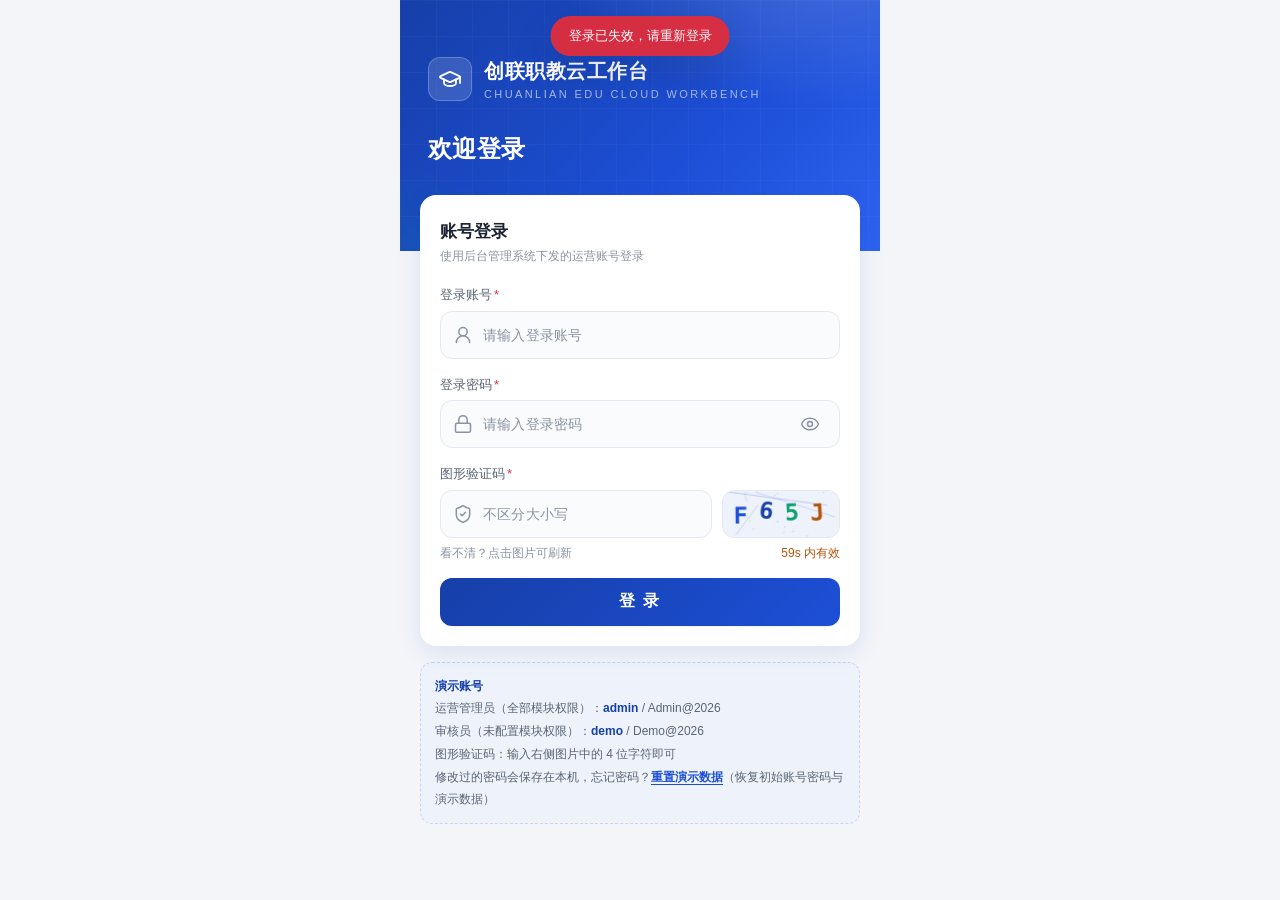
<file: code/org.html>
<!DOCTYPE html>
<html lang="zh-CN">
<head>
  <meta charset="UTF-8">
  <meta name="viewport" content="width=device-width, initial-scale=1, viewport-fit=cover">
  <meta name="theme-color" content="#163FA8">
  <title>机构管理 - 创联职教云工作台</title>
  <link rel="stylesheet" href="styles.css">
</head>
<body>
  <div class="page">
    <!-- 模块页头（与首页同壳：渐变品牌带，返回 + 标题） -->
    <header class="brand-band app-header is-sub">
      <button type="button" class="btn-back" id="backBtn" aria-label="返回工作台">
        <!-- lucide: chevron-left -->
        <svg class="icon" viewBox="0 0 24 24" fill="none" stroke="currentColor" stroke-width="2" stroke-linecap="round" stroke-linejoin="round"><path d="m15 18-6-6 6-6"/></svg>
      </button>
      <div class="header-info">
        <div class="header-title">机构管理</div>
        <div class="header-sub">机构审核与证照查看</div>
      </div>
      <span class="header-spacer"></span>
    </header>

    <main class="home-body module-body">
      <!-- 吸顶筛选区：页签 + 关键词筛选（仅全部机构页签提供搜索） -->
      <div class="org-tabs-card">
        <div class="org-tabs" role="tablist">
          <button type="button" class="tab-item active" data-tab="pending" role="tab">
            待审核机构<span class="tab-badge" id="pendingBadge">-</span>
          </button>
          <button type="button" class="tab-item" data-tab="all" role="tab">
            全部机构
          </button>
        </div>
        <div class="search-bar" id="searchBar" style="display:none">
          <div class="input-wrap">
            <!-- lucide: search -->
            <svg class="icon lead-icon" viewBox="0 0 24 24" fill="none" stroke="currentColor" stroke-width="1.8" stroke-linecap="round" stroke-linejoin="round"><circle cx="11" cy="11" r="8"/><path d="m21 21-4.3-4.3"/></svg>
            <input id="keywordInput" type="text" placeholder="按机构名称关键词筛选" maxlength="30">
            <button type="button" class="clear-btn" id="clearKeyword" aria-label="清空关键词" style="display:none">
              <!-- lucide: x -->
              <svg viewBox="0 0 24 24" fill="none" stroke="currentColor" stroke-width="2" stroke-linecap="round" stroke-linejoin="round"><path d="M18 6 6 18"/><path d="m6 6 12 12"/></svg>
            </button>
          </div>
        </div>
      </div>

      <!-- 下拉刷新指示条 -->
      <div class="ptr-bar" id="ptrBar">
        <!-- lucide: arrow-down -->
        <svg class="ptr-arrow" viewBox="0 0 24 24" fill="none" stroke="currentColor" stroke-width="2" stroke-linecap="round" stroke-linejoin="round"><path d="M12 5v14"/><path d="m19 12-7 7-7-7"/></svg>
        <span class="spinner mini" id="ptrSpinner" style="display:none"></span>
        <span id="ptrText">下拉刷新</span>
      </div>

      <!-- 机构列表（骨架 / 列表 / 空态 / 错误态 由 JS 渲染） -->
      <div id="listBox"></div>
      <div id="footState"></div>
    </main>
  </div>

  <div class="toast" id="toast" role="alert"></div>

  <script src="mock.js"></script>
  <script src="api.js"></script>
  <script>
  (function () {
    'use strict';

    var $ = function (id) { return document.getElementById(id); };

    var PAGE_SIZE = 6;
    var LS_KEY = 'eduops.org.liststate';

    var ICONS = {
      clock: '<svg viewBox="0 0 24 24" fill="none" stroke="currentColor" stroke-width="1.8" stroke-linecap="round" stroke-linejoin="round"><circle cx="12" cy="12" r="10"/><polyline points="12 6 12 12 16 14"/></svg>',
      user: '<svg viewBox="0 0 24 24" fill="none" stroke="currentColor" stroke-width="1.8" stroke-linecap="round" stroke-linejoin="round"><circle cx="12" cy="8" r="5"/><path d="M20 21a8 8 0 0 0-16 0"/></svg>',
      landmark: '<svg viewBox="0 0 24 24" fill="none" stroke="currentColor" stroke-width="1.8" stroke-linecap="round" stroke-linejoin="round"><line x1="3" x2="21" y1="22" y2="22"/><line x1="6" x2="6" y1="18" y2="11"/><line x1="10" x2="10" y1="18" y2="11"/><line x1="14" x2="14" y1="18" y2="11"/><line x1="18" x2="18" y1="18" y2="11"/><polygon points="12 2 20 7 4 7"/></svg>',
      chevron: '<svg viewBox="0 0 24 24" fill="none" stroke="currentColor" stroke-width="2" stroke-linecap="round" stroke-linejoin="round"><path d="m9 18 6-6-6-6"/></svg>',
      inbox: '<svg viewBox="0 0 24 24" fill="none" stroke="currentColor" stroke-width="1.8" stroke-linecap="round" stroke-linejoin="round"><polyline points="22 12 16 12 14 15 10 15 8 12 2 12"/><path d="M5.45 5.11 2 12v6a2 2 0 0 0 2 2h16a2 2 0 0 0 2-2v-6l-3.45-6.89A2 2 0 0 0 16.76 4H7.24a2 2 0 0 0-1.79 1.11z"/></svg>',
      alert: '<svg viewBox="0 0 24 24" fill="none" stroke="currentColor" stroke-width="1.8" stroke-linecap="round" stroke-linejoin="round"><circle cx="12" cy="12" r="10"/><line x1="12" x2="12" y1="8" y2="12"/><line x1="12" x2="12.01" y1="16" y2="16"/></svg>',
      refresh: '<svg viewBox="0 0 24 24" fill="none" stroke="currentColor" stroke-width="2" stroke-linecap="round" stroke-linejoin="round"><path d="M3 12a9 9 0 0 1 9-9 9.75 9.75 0 0 1 6.74 2.74L21 8"/><path d="M21 3v5h-5"/><path d="M21 12a9 9 0 0 1-9 9 9.75 9.75 0 0 1-6.74-2.74L3 16"/><path d="M8 21H3v-5"/></svg>'
    };

    var STATUS_META = {
      pending: { text: '待审核', cls: 'tag-pending' },
      approved: { text: '已通过', cls: 'tag-approved' },
      rejected: { text: '不通过', cls: 'tag-rejected' }
    };

    var state = {
      tab: 'pending',
      keyword: '',
      page: 1,
      list: [],
      total: 0,
      hasMore: false,
      firstLoaded: false,
      loading: false,       // 首屏/刷新中
      loadingMore: false,   // 触底加载中
      failed: false
    };

    /* ---------- Toast ---------- */
    var toastTimer = null;
    function toast(msg, isError) {
      var el = $('toast');
      el.textContent = msg;
      el.classList.toggle('toast-error', !!isError);
      el.classList.add('show');
      clearTimeout(toastTimer);
      toastTimer = setTimeout(function () { el.classList.remove('show'); }, 2400);
    }

    /* ---------- 会话守卫：失效/过期 → 回登录页 ---------- */
    API.getSession().then(function (session) {
      if (!session) {
        sessionStorage.setItem(DB.EXPIRED_FLAG, '1');
        location.replace('index.html');
        return;
      }
      if (session.perms.indexOf('org') === -1) {
        // 无该模块菜单权限，不允许进入
        sessionStorage.setItem(DB.EXPIRED_FLAG, '1');
        location.replace('home.html');
        return;
      }
      restoreState();
      reload(true);
    });
    $('backBtn').addEventListener('click', function () { location.href = 'home.html'; });

    /* ---------- 列表状态持久化（详情页返回后还原页签与关键词） ---------- */
    function saveState() {
      try { sessionStorage.setItem(LS_KEY, JSON.stringify({ tab: state.tab, keyword: state.keyword })); } catch (e) {}
    }
    function restoreState() {
      try {
        var raw = sessionStorage.getItem(LS_KEY);
        if (!raw) return;
        var s = JSON.parse(raw);
        if (s && (s.tab === 'pending' || s.tab === 'all')) {
          state.tab = s.tab;
          state.keyword = s.keyword || '';
          $('keywordInput').value = state.keyword;
          syncTabUI();
        }
        sessionStorage.removeItem(LS_KEY);
      } catch (e) {}
    }

    /* ---------- 页签切换 ---------- */
    function syncTabUI() {
      Array.prototype.forEach.call(document.querySelectorAll('.tab-item'), function (btn) {
        btn.classList.toggle('active', btn.getAttribute('data-tab') === state.tab);
      });
      $('searchBar').style.display = state.tab === 'all' ? '' : 'none';
    }
    Array.prototype.forEach.call(document.querySelectorAll('.tab-item'), function (btn) {
      btn.addEventListener('click', function () {
        var tab = btn.getAttribute('data-tab');
        if (tab === state.tab) return;
        state.tab = tab;
        syncTabUI();
        reload(true);
      });
    });

    /* ---------- 关键词筛选（全部机构页签，输入防抖后重新查询） ---------- */
    var debounceTimer = null;
    $('keywordInput').addEventListener('input', function () {
      var v = this.value;
      $('clearKeyword').style.display = v ? '' : 'none';
      clearTimeout(debounceTimer);
      debounceTimer = setTimeout(function () {
        if (state.keyword === v.trim()) return;
        state.keyword = v.trim();
        reload(true);
      }, 380);
    });
    $('clearKeyword').addEventListener('click', function () {
      $('keywordInput').value = '';
      this.style.display = 'none';
      if (state.keyword) {
        state.keyword = '';
        reload(true);
      }
      $('keywordInput').focus();
    });

    /* ---------- 数据加载 ---------- */
    function reload(showSkeleton) {
      state.page = 1;
      state.loading = true;
      state.failed = false;
      if (showSkeleton) renderSkeleton();
      setFoot('');
      API.fetchOrgs({ tab: state.tab, keyword: state.keyword, page: 1, pageSize: PAGE_SIZE })
        .then(function (res) {
          state.loading = false;
          if (res.code !== 0) {
            state.failed = true;
            renderError(res.message);
            return;
          }
          state.list = res.data.list;
          state.total = res.data.total;
          state.hasMore = res.data.hasMore;
          state.firstLoaded = true;
          $('pendingBadge').textContent = res.data.counts.pending;
          renderList();
        });
    }

    function loadMore() {
      if (state.loadingMore || state.loading || state.failed || !state.hasMore) return;
      state.loadingMore = true;
      setFoot('<span class="spinner mini"></span>加载中…');
      API.fetchOrgs({ tab: state.tab, keyword: state.keyword, page: state.page + 1, pageSize: PAGE_SIZE })
        .then(function (res) {
          state.loadingMore = false;
          if (res.code !== 0) {
            setFoot('加载失败，<button type="button" class="fill-link" id="retryMore">重试</button>');
            var r = $('retryMore');
            if (r) r.addEventListener('click', loadMore);
            return;
          }
          state.page += 1;
          state.list = state.list.concat(res.data.list);
          state.hasMore = res.data.hasMore;
          renderList();
          setFoot(state.hasMore ? '' : '— 没有更多了 —');
        });
    }

    /* ---------- 触底加载 ---------- */
    window.addEventListener('scroll', function () {
      if (!state.firstLoaded || state.loading || state.loadingMore || !state.hasMore) return;
      if (window.innerHeight + window.scrollY >= document.body.offsetHeight - 96) loadMore();
    });

    /* ---------- 下拉刷新（触屏：列表在顶部时下拉） ---------- */
    var ptr = { startY: 0, active: false, armed: false, refreshing: false };
    var ptrBar = $('ptrBar');
    document.addEventListener('touchstart', function (e) {
      if (ptr.refreshing || state.loading) return;
      if (window.scrollY > 0) return;
      ptr.startY = e.touches[0].clientY;
      ptr.active = true;
      ptr.armed = false;
    }, { passive: true });
    document.addEventListener('touchmove', function (e) {
      if (!ptr.active || ptr.refreshing) return;
      var dy = e.touches[0].clientY - ptr.startY;
      if (window.scrollY > 0 || dy <= 0) {
        ptrBar.style.height = '0px';
        ptrBar.classList.remove('armed');
        ptr.armed = false;
        return;
      }
      e.preventDefault(); // 顶部下拉时接管手势
      var h = Math.min(dy * 0.55, 88);
      ptrBar.style.height = h + 'px';
      ptr.armed = h >= 52;
      ptrBar.classList.toggle('armed', ptr.armed);
      $('ptrText').textContent = ptr.armed ? '松开立即刷新' : '下拉刷新';
    }, { passive: false });
    document.addEventListener('touchend', function () {
      if (!ptr.active) return;
      ptr.active = false;
      if (ptr.armed) {
        ptr.armed = false;
        ptr.refreshing = true;
        ptrBar.classList.add('refreshing');
        ptrBar.classList.remove('armed');
        ptrBar.style.height = '52px';
        $('ptrSpinner').style.display = '';
        $('ptrText').textContent = '正在刷新…';
        API.fetchOrgs({ tab: state.tab, keyword: state.keyword, page: 1, pageSize: PAGE_SIZE })
          .then(function (res) {
            ptr.refreshing = false;
            ptrBar.classList.remove('refreshing');
            ptrBar.style.height = '0px';
            $('ptrSpinner').style.display = 'none';
            $('ptrText').textContent = '下拉刷新';
            if (res.code !== 0) { toast(res.message, true); return; }
            state.page = 1;
            state.list = res.data.list;
            state.total = res.data.total;
            state.hasMore = res.data.hasMore;
            state.failed = false;
            $('pendingBadge').textContent = res.data.counts.pending;
            renderList();
            setFoot(state.hasMore ? '' : '— 没有更多了 —');
            toast('已刷新');
          });
      } else {
        ptrBar.style.height = '0px';
        ptrBar.classList.remove('armed');
      }
    });

    /* ---------- 渲染 ---------- */
    function setFoot(html) {
      $('footState').innerHTML = html ? '<div class="list-foot">' + html + '</div>' : '';
    }

    function renderSkeleton() {
      var html = '';
      for (var i = 0; i < 4; i++) {
        html += '<div class="skeleton-card">'
          + '<div class="sk-line" style="width:' + (58 + (i % 3) * 9) + '%"></div>'
          + '<div class="sk-line" style="width:42%;margin-top:12px"></div>'
          + '<div class="sk-line" style="width:70%;margin-top:10px"></div>'
          + '</div>';
      }
      $('listBox').innerHTML = html;
    }

    function renderError(msg) {
      $('listBox').innerHTML =
        '<div class="empty-state reveal">'
        + '<div class="empty-icon">' + ICONS.alert + '</div>'
        + '<h3>加载失败</h3>'
        + '<p>' + (msg || '网络异常，请检查后重试') + '</p>'
        + '<button type="button" class="btn-mini" id="retryBtn">' + ICONS.refresh + '重新加载</button>'
        + '</div>';
      $('retryBtn').addEventListener('click', function () { reload(true); });
    }

    function renderEmpty() {
      var title, desc, action = '';
      if (state.tab === 'pending') {
        title = '暂无待审核机构';
        desc = '所有机构审核申请均已处理完毕';
      } else if (state.keyword) {
        title = '未找到匹配的机构';
        desc = '没有名称包含「' + state.keyword.replace(/</g, '&lt;') + '」的机构';
        action = '<button type="button" class="btn-mini" id="clearFilterBtn">' + ICONS.refresh + '清空关键词</button>';
      } else {
        title = '暂无机构数据';
        desc = '机构提交审核后将在此展示';
      }
      $('listBox').innerHTML =
        '<div class="empty-state reveal">'
        + '<div class="empty-icon">' + ICONS.inbox + '</div>'
        + '<h3>' + title + '</h3>'
        + '<p>' + desc + '</p>' + action
        + '</div>';
      var c = $('clearFilterBtn');
      if (c) c.addEventListener('click', function () {
        $('keywordInput').value = '';
        $('clearKeyword').style.display = 'none';
        state.keyword = '';
        reload(true);
      });
    }

    function renderList() {
      if (!state.list.length) { renderEmpty(); return; }
      var html = '';
      state.list.forEach(function (o, i) {
        var meta = STATUS_META[o.status];
        html +=
          '<a class="org-card reveal" style="animation-delay:' + Math.min(i * 0.04, 0.3) + 's" '
          + 'href="org-detail.html?id=' + encodeURIComponent(o.id) + '" data-org-card>'
          + '<div class="oc-top"><span class="oc-name">' + o.name + '</span>'
          + '<span class="status-tag ' + meta.cls + '">' + meta.text + '</span></div>'
          + '<div class="oc-row">' + ICONS.user + '<span>联系人 ' + o.contactName + ' · ' + o.contactPhone + '</span></div>'
          + '<div class="oc-row">' + ICONS.landmark + '<span class="mono">' + o.creditCode + '</span></div>'
          + '<div class="oc-bottom"><span class="oc-time">' + ICONS.clock + o.submittedAt + '</span>'
          + (o.status === 'pending' ? '<span class="audit-cta">去审核' + ICONS.chevron + '</span>' : '')
          + '</div></a>';
      });
      $('listBox').innerHTML = html;
      // 进入详情前保存列表状态，返回时还原页签与关键词
      Array.prototype.forEach.call(document.querySelectorAll('[data-org-card]'), function (a) {
        a.addEventListener('click', saveState);
      });
      setFoot(state.hasMore ? '' : '— 没有更多了 —');
    }
  })();
  </script>
</body>
</html>
</file>
<file: code/styles.css>
/* ============================================================
   创联职教云工作台 H5 · 设计契约落地（tokens + 组件 + 两页样式）
   ============================================================ */
:root {
  --primary: #1D4FD7;
  --primary-deep: #163FA8;
  --primary-hover: #1743B8;
  --bg: #F3F5F9;
  --surface: #FFFFFF;
  --border: #E4E8F0;
  --text: #1B2430;
  --text-sub: #5A6474;
  --text-faint: #8A93A3;
  --success: #0E9F6E;
  --warning: #B4540A;
  --danger: #E02D3C;
  --tint: #EAF0FE;
  --radius-sm: 8px;
  --radius-md: 12px;
  --radius-lg: 16px;
  --shadow-sm: 0 1px 2px rgba(16, 24, 40, .06);
  --shadow-md: 0 8px 24px rgba(23, 63, 174, .10);
  --shadow-lg: 0 16px 40px rgba(16, 24, 40, .16);
  --font-num: "DIN Alternate", "Bahnschrift", sans-serif;
  --font-body: -apple-system, "PingFang SC", "HarmonyOS Sans SC", "MiSans", "Noto Sans CJK SC", sans-serif;
  --ease-sheet: cubic-bezier(.32, .72, .24, 1);
}

* { margin: 0; padding: 0; box-sizing: border-box; }
html { -webkit-text-size-adjust: 100%; }
body {
  font-family: var(--font-body);
  font-size: 14px;
  line-height: 1.5;
  color: var(--text);
  background: var(--bg);
  -webkit-font-smoothing: antialiased;
}
button { font-family: inherit; border: none; background: none; cursor: pointer; color: inherit; }
input { font-family: inherit; }
a { color: inherit; text-decoration: none; }
.page {
  max-width: 480px;
  margin: 0 auto;
  min-height: 100vh;
  min-height: 100dvh;
  position: relative;
}
svg.icon { width: 20px; height: 20px; flex: none; }

/* ---------- 顶部品牌带（登录页 / 首页共用气质） ---------- */
.brand-band {
  position: relative;
  background: linear-gradient(135deg, var(--primary-deep) 0%, var(--primary) 62%, #2E63F0 100%);
  overflow: hidden;
}
.brand-band::before {
  content: "";
  position: absolute; inset: 0;
  background:
    radial-gradient(420px 220px at 88% -12%, rgba(255, 255, 255, .16), transparent 62%),
    radial-gradient(300px 180px at -8% 108%, rgba(14, 159, 110, .18), transparent 60%);
  pointer-events: none;
}
.brand-band::after {
  content: "";
  position: absolute; inset: 0;
  background-image:
    linear-gradient(rgba(255, 255, 255, .08) 1px, transparent 1px),
    linear-gradient(90deg, rgba(255, 255, 255, .08) 1px, transparent 1px);
  background-size: 36px 36px;
  opacity: .35;
  pointer-events: none;
}

/* ---------- 通用动效 ---------- */
@keyframes rise { from { opacity: 0; transform: translateY(14px); } to { opacity: 1; transform: none; } }
.reveal { animation: rise .5s var(--ease-sheet) both; }
@keyframes shake {
  10%, 90% { transform: translateX(-1px); } 20%, 80% { transform: translateX(2px); }
  30%, 50%, 70% { transform: translateX(-4px); } 40%, 60% { transform: translateX(4px); }
}
.shake { animation: shake .5s both; }
@keyframes spin { to { transform: rotate(360deg); } }
.spinner {
  width: 16px; height: 16px; flex: none;
  border: 2px solid rgba(255, 255, 255, .35);
  border-top-color: #fff;
  border-radius: 50%;
  animation: spin .7s linear infinite;
}

/* ---------- Toast ---------- */
.toast {
  position: fixed;
  top: calc(16px + env(safe-area-inset-top));
  left: 50%;
  transform: translate(-50%, -12px);
  max-width: 82vw;
  padding: 10px 18px;
  background: rgba(27, 36, 48, .92);
  color: #fff;
  font-size: 13px;
  border-radius: 999px;
  box-shadow: var(--shadow-lg);
  opacity: 0;
  pointer-events: none;
  transition: opacity .24s, transform .24s;
  z-index: 90;
  text-align: center;
}
.toast.show { opacity: 1; transform: translate(-50%, 0); }
.toast.toast-error { background: rgba(224, 45, 60, .95); }

/* ============================================================
   登录页
   ============================================================ */
.auth-hero {
  padding: calc(56px + env(safe-area-inset-top)) 28px 84px;
  color: #fff;
  position: relative;
}
.auth-mark {
  display: flex; align-items: center; gap: 12px;
  margin-bottom: 28px;
}
.auth-mark .mark-badge {
  width: 44px; height: 44px;
  border-radius: 12px;
  background: rgba(255, 255, 255, .14);
  border: 1px solid rgba(255, 255, 255, .22);
  display: flex; align-items: center; justify-content: center;
}
.auth-mark .mark-badge svg { width: 24px; height: 24px; }
.auth-mark .mark-name { font-size: 20px; font-weight: 600; letter-spacing: .5px; }
.auth-mark .mark-en {
  font-family: var(--font-num);
  font-size: 11px;
  letter-spacing: 2.4px;
  text-transform: uppercase;
  color: rgba(255, 255, 255, .62);
}
.auth-hero h1 { font-size: 24px; font-weight: 600; letter-spacing: .3px; }
.auth-hero p { margin-top: 6px; font-size: 13px; color: rgba(255, 255, 255, .72); }

.auth-card {
  position: relative;
  margin: -56px 20px 0;
  background: var(--surface);
  border-radius: var(--radius-lg);
  box-shadow: var(--shadow-md);
  padding: 24px 20px 20px;
}
.auth-card h2 { font-size: 17px; font-weight: 600; margin-bottom: 20px; }
.auth-card h2 small {
  display: block; margin-top: 3px;
  font-size: 12px; font-weight: 400; color: var(--text-faint);
}

.field { margin-bottom: 16px; }
.field-label {
  display: block;
  font-size: 13px;
  color: var(--text-sub);
  margin-bottom: 6px;
}
.field-label .req { color: var(--danger); margin-left: 2px; }
.input-wrap {
  display: flex; align-items: center; gap: 10px;
  height: 48px;
  padding: 0 12px;
  border: 1px solid var(--border);
  border-radius: var(--radius-md);
  background: #FAFBFD;
  transition: border-color .18s, box-shadow .18s, background .18s;
}
.input-wrap:focus-within {
  border-color: var(--primary);
  background: #fff;
  box-shadow: 0 0 0 3px rgba(29, 79, 215, .10);
}
.input-wrap .lead-icon { color: var(--text-faint); }
.input-wrap input {
  flex: 1; min-width: 0;
  border: none; outline: none; background: transparent;
  font-size: 16px; color: var(--text);
  letter-spacing: .2px;
}
.input-wrap input::placeholder { color: var(--text-faint); font-size: 14px; }
.input-wrap.is-error { border-color: var(--danger); background: #FFF7F7; }
.input-wrap.is-error .lead-icon { color: var(--danger); }
.eye-toggle {
  width: 34px; height: 34px; flex: none;
  display: flex; align-items: center; justify-content: center;
  color: var(--text-faint);
  border-radius: 8px;
}
.eye-toggle:active { background: var(--tint); color: var(--primary); }
.field-error {
  display: none;
  margin-top: 5px;
  font-size: 12px;
  color: var(--danger);
}
.field.is-invalid .field-error,
.time-field.is-invalid .field-error { display: block; }

/* 验证码行 */
.captcha-row { display: flex; gap: 10px; }
.captcha-row .input-wrap { flex: 1; }
.captcha-box {
  position: relative;
  width: 118px; height: 48px; flex: none;
  border-radius: var(--radius-md);
  overflow: hidden;
  border: 1px solid var(--border);
  background: #EEF2FB;
}
.captcha-box canvas { display: block; width: 100%; height: 100%; }
.captcha-box .captcha-tip {
  position: absolute; inset: 0;
  display: flex; align-items: center; justify-content: center;
  font-size: 12px; color: #fff;
  background: rgba(27, 36, 48, .45);
  opacity: 0;
  transition: opacity .18s;
}
.captcha-box:active .captcha-tip { opacity: 1; }
.captcha-meta {
  display: flex; align-items: center; justify-content: space-between;
  margin-top: 6px;
  font-size: 12px;
  color: var(--text-faint);
}
.captcha-meta .countdown { font-family: var(--font-num); color: var(--warning); }
.captcha-meta .countdown.is-expired { color: var(--danger); }

/* 提交按钮 */
.btn-primary {
  display: flex; align-items: center; justify-content: center; gap: 8px;
  width: 100%; height: 48px;
  margin-top: 4px;
  border-radius: var(--radius-md);
  background: linear-gradient(135deg, var(--primary-deep), var(--primary));
  color: #fff;
  font-size: 16px; font-weight: 600;
  letter-spacing: 2px;
  box-shadow: var(--shadow-sm);
  transition: transform .12s, box-shadow .18s, opacity .18s;
}
.btn-primary:active { transform: scale(.98); }
.btn-primary:disabled {
  opacity: .6;
  cursor: not-allowed;
  box-shadow: none;
}
.secure-hint {
  display: flex; align-items: center; justify-content: center; gap: 6px;
  margin-top: 14px;
  font-size: 12px;
  color: var(--text-faint);
}
.secure-hint svg { width: 14px; height: 14px; }

/* 演示账号 */
.demo-note {
  margin: 16px 20px calc(20px + env(safe-area-inset-bottom));
  padding: 12px 14px;
  border: 1px dashed #C9D4EE;
  border-radius: var(--radius-md);
  background: rgba(234, 240, 254, .55);
  font-size: 12px;
  color: var(--text-sub);
  line-height: 1.9;
}
.demo-note b { color: var(--primary-deep); font-weight: 600; }
.demo-note .fill-link {
  color: var(--primary);
  font-weight: 600;
  text-decoration: underline;
  text-underline-offset: 3px;
}
.demo-note .fill-link:active { color: var(--primary-hover); }

/* ============================================================
   工作台首页
   ============================================================ */
.app-header {
  padding: calc(20px + env(safe-area-inset-top)) 20px 76px;
  color: #fff;
  display: flex; align-items: center; gap: 14px;
  position: relative;
}
.avatar {
  width: 46px; height: 46px; flex: none;
  border-radius: 50%;
  background: rgba(255, 255, 255, .16);
  border: 1px solid rgba(255, 255, 255, .26);
  display: flex; align-items: center; justify-content: center;
  font-size: 18px; font-weight: 600;
}
.header-info { flex: 1; min-width: 0; }
.header-info .greet { font-size: 12px; color: rgba(255, 255, 255, .72); }
.header-info .name-row {
  display: flex; align-items: center; gap: 8px;
  margin-top: 2px;
  font-size: 18px; font-weight: 600;
}
.chip {
  padding: 1px 8px;
  border-radius: 6px;
  font-size: 11px; font-weight: 400;
  background: rgba(255, 255, 255, .16);
  border: 1px solid rgba(255, 255, 255, .24);
  color: #fff;
}
.btn-menu {
  width: 40px; height: 40px; flex: none;
  border-radius: 12px;
  background: rgba(255, 255, 255, .12);
  border: 1px solid rgba(255, 255, 255, .2);
  color: #fff;
  display: flex; align-items: center; justify-content: center;
  transition: transform .12s, background .18s;
}
.btn-menu:active { transform: scale(.94); background: rgba(255, 255, 255, .22); }

.home-body { padding: 0 20px 32px; }

/* 悬浮账号卡 */
.account-card {
  position: relative;
  margin-top: -56px;
  background: var(--surface);
  border-radius: var(--radius-lg);
  box-shadow: var(--shadow-md);
  padding: 16px;
}
/* 子模块页中的账号卡不悬浮压盖页头（悬浮效果仅用于首页高品牌带） */
.module-body .account-card { margin-top: 0; }
.account-card .card-label {
  display: flex; align-items: center; gap: 6px;
  font-size: 12px; color: var(--text-faint);
}
.account-card .card-label svg { width: 14px; height: 14px; }
.account-card .account-name {
  margin-top: 4px;
  font-family: var(--font-num);
  font-size: 22px; font-weight: 700;
  letter-spacing: .5px;
  color: var(--primary-deep);
}
.account-card .account-sub { margin-top: 2px; font-size: 12px; color: var(--text-faint); }

/* 区块标题 */
.section-title {
  display: flex; align-items: center; gap: 8px;
  margin: 24px 2px 12px;
  font-size: 15px; font-weight: 600;
}
.section-title::before {
  content: "";
  width: 4px; height: 16px;
  border-radius: 2px;
  background: linear-gradient(180deg, var(--primary), var(--primary-deep));
}

/* 无权限空状态 */
.empty-state {
  background: var(--surface);
  border-radius: var(--radius-lg);
  box-shadow: var(--shadow-sm);
  border: 1px solid var(--border);
  padding: 44px 24px;
  text-align: center;
}
.empty-state .empty-icon {
  width: 64px; height: 64px;
  margin: 0 auto 16px;
  border-radius: 50%;
  background: #F1F3F8;
  color: var(--text-faint);
  display: flex; align-items: center; justify-content: center;
}
.empty-state .empty-icon svg { width: 28px; height: 28px; }
.empty-state h3 { font-size: 16px; font-weight: 600; }
.empty-state p { margin-top: 8px; font-size: 13px; color: var(--text-sub); line-height: 1.8; }

/* ---------- Modal（退出确认） ---------- */
.modal-mask, .sheet-mask {
  position: fixed; inset: 0;
  background: rgba(16, 24, 40, .5);
  z-index: 60;
  opacity: 0;
  pointer-events: none;
  transition: opacity .22s;
}
.modal-mask.show, .sheet-mask.show { opacity: 1; pointer-events: auto; }
.modal {
  position: fixed;
  left: 50%; top: 50%;
  transform: translate(-50%, -46%) scale(.96);
  width: min(320px, 84vw);
  background: var(--surface);
  border-radius: 20px;
  box-shadow: var(--shadow-lg);
  padding: 28px 22px 18px;
  text-align: center;
  z-index: 61;
  opacity: 0;
  pointer-events: none;
  transition: opacity .22s, transform .22s var(--ease-sheet);
}
.modal.show { opacity: 1; transform: translate(-50%, -50%) scale(1); pointer-events: auto; }
.modal .modal-icon {
  width: 52px; height: 52px;
  margin: 0 auto 14px;
  border-radius: 50%;
  display: flex; align-items: center; justify-content: center;
}
.modal .modal-icon.danger { background: #FDEEEE; color: var(--danger); }
.modal .modal-icon svg { width: 26px; height: 26px; }
.modal h3 { font-size: 17px; font-weight: 600; }
.modal p { margin-top: 8px; font-size: 13px; color: var(--text-sub); line-height: 1.7; }
.modal-btns { display: flex; gap: 10px; margin-top: 22px; }
.btn-ghost, .btn-solid {
  flex: 1; height: 44px;
  border-radius: var(--radius-md);
  font-size: 15px; font-weight: 600;
  display: flex; align-items: center; justify-content: center; gap: 6px;
  transition: transform .12s, opacity .18s;
}
.btn-ghost:active, .btn-solid:active { transform: scale(.97); }
.btn-ghost { background: #F1F3F8; color: var(--text-sub); }
.btn-solid { background: var(--danger); color: #fff; }
.btn-solid.blue { background: linear-gradient(135deg, var(--primary-deep), var(--primary)); }
.btn-solid:disabled, .btn-ghost:disabled { opacity: .6; }

/* ---------- Bottom Sheet（修改密码） ---------- */
.sheet {
  position: fixed;
  left: 50%; bottom: 0;
  transform: translate(-50%, 105%);
  width: min(480px, 100vw);
  background: var(--surface);
  border-radius: 20px 20px 0 0;
  z-index: 61;
  padding: 10px 20px calc(20px + env(safe-area-inset-bottom));
  transition: transform .28s var(--ease-sheet);
  max-height: 88vh; max-height: 88dvh;
  overflow-y: auto;
}
.sheet.show { transform: translate(-50%, 0); }
.sheet .grabber {
  width: 40px; height: 4px;
  border-radius: 2px;
  background: #D9DEE8;
  margin: 4px auto 14px;
}
.sheet-head {
  display: flex; align-items: center; justify-content: space-between;
  margin-bottom: 4px;
}
.sheet-head h3 { font-size: 17px; font-weight: 600; }
.sheet-head .sheet-close {
  width: 32px; height: 32px;
  border-radius: 50%;
  background: #F1F3F8;
  color: var(--text-sub);
  display: flex; align-items: center; justify-content: center;
}
.sheet-head .sheet-close svg { width: 16px; height: 16px; }
.pwd-rule {
  display: flex; align-items: flex-start; gap: 6px;
  padding: 9px 12px;
  margin: 4px 0 16px;
  background: var(--tint);
  border-radius: var(--radius-sm);
  font-size: 12px;
  color: var(--primary-deep);
  line-height: 1.6;
}
.pwd-rule svg { width: 14px; height: 14px; margin-top: 2px; flex: none; }
.sheet .btn-primary { margin-top: 20px; letter-spacing: 0; }
.btn-primary.red { background: linear-gradient(135deg, #C2182B, var(--danger)); }

/* ============================================================
   模块页通用（机构管理等子页面）
   ============================================================ */
.app-header .btn-back {
  width: 40px; height: 40px; flex: none;
  border-radius: 12px;
  background: rgba(255, 255, 255, .12);
  border: 1px solid rgba(255, 255, 255, .2);
  color: #fff;
  display: flex; align-items: center; justify-content: center;
  transition: transform .12s, background .18s;
}
.app-header .btn-back:active { transform: scale(.94); background: rgba(255, 255, 255, .22); }
.app-header .header-title { font-size: 18px; font-weight: 600; letter-spacing: .3px; }
.app-header .header-sub { font-size: 12px; color: rgba(255, 255, 255, .72); margin-top: 1px; }
.app-header .header-spacer { width: 40px; flex: none; }
.app-header.is-sub { padding-bottom: 24px; }

.module-body { padding: 16px 20px 32px; }
.module-body.with-bar { padding-bottom: calc(104px + env(safe-area-inset-bottom)); }

/* ---------- 页签 + 搜索（吸顶筛选区） ---------- */
.org-tabs-card {
  position: sticky; top: 0; z-index: 20;
  margin: 0 -20px 14px;
  padding: 12px 20px 12px;
  background: var(--bg);
}
.org-tabs {
  display: flex;
  background: var(--surface);
  border: 1px solid var(--border);
  border-radius: 14px;
  padding: 4px;
  box-shadow: var(--shadow-sm);
}
.tab-item {
  flex: 1; height: 40px;
  border-radius: 10px;
  font-size: 14px; font-weight: 600;
  color: var(--text-sub);
  display: flex; align-items: center; justify-content: center; gap: 6px;
  transition: background .18s, color .18s;
}
.tab-item.active {
  background: linear-gradient(135deg, var(--primary-deep), var(--primary));
  color: #fff;
  box-shadow: var(--shadow-sm);
}
.tab-badge {
  min-width: 20px; height: 20px; padding: 0 6px;
  border-radius: 10px;
  background: #F1F3F8;
  color: var(--text-sub);
  font-size: 11px; font-weight: 700;
  font-family: var(--font-num);
  display: inline-flex; align-items: center; justify-content: center;
}
.tab-item.active .tab-badge { background: rgba(255, 255, 255, .2); color: #fff; }
.search-bar { margin-top: 10px; }
.search-bar .input-wrap { height: 44px; }
.clear-btn {
  width: 30px; height: 30px; flex: none;
  display: flex; align-items: center; justify-content: center;
  color: var(--text-faint); border-radius: 50%;
}
.clear-btn:active { background: #F1F3F8; }
.clear-btn svg { width: 15px; height: 15px; }

/* ---------- 下拉刷新指示条 ---------- */
.ptr-bar {
  height: 0; overflow: hidden;
  display: flex; align-items: center; justify-content: center; gap: 8px;
  color: var(--text-faint); font-size: 12px;
  transition: height .22s;
}
.ptr-bar .ptr-arrow { transition: transform .2s; width: 15px; height: 15px; }
.ptr-bar.armed .ptr-arrow { transform: rotate(180deg); }
.ptr-bar.refreshing .ptr-arrow { display: none; }
.spinner.mini { width: 14px; height: 14px; border-width: 2px; border-color: #C9D0DC; border-top-color: var(--primary); }

/* ---------- 机构列表卡片 ---------- */
.org-card {
  display: block;
  background: var(--surface);
  border: 1px solid var(--border);
  border-radius: var(--radius-lg);
  box-shadow: var(--shadow-sm);
  padding: 14px 16px;
  margin-bottom: 12px;
  transition: transform .12s, box-shadow .18s;
}
.org-card:active { transform: scale(.98); box-shadow: var(--shadow-md); }
.oc-top { display: flex; align-items: flex-start; gap: 10px; }
.oc-name { flex: 1; font-size: 15px; font-weight: 600; line-height: 1.45; }
.status-tag {
  flex: none;
  padding: 2px 9px;
  border-radius: 999px;
  font-size: 11px; font-weight: 600;
  margin-top: 1px;
}
.tag-pending { background: #FBF3E4; color: #B4540A; }
.tag-approved { background: #E5F6EF; color: #0E9F6E; }
.tag-rejected { background: #FDEEEE; color: #E02D3C; }
.oc-row { display: flex; align-items: center; gap: 6px; margin-top: 8px; font-size: 13px; color: var(--text-sub); }
.oc-row svg { width: 14px; height: 14px; color: var(--text-faint); flex: none; }
.oc-row .mono { font-family: var(--font-num); font-size: 12px; letter-spacing: .4px; }
.oc-bottom {
  display: flex; align-items: center; justify-content: space-between;
  margin-top: 10px; padding-top: 10px;
  border-top: 1px dashed var(--border);
}
.oc-time {
  font-size: 12px; color: var(--text-faint);
  display: flex; align-items: center; gap: 5px;
  font-family: var(--font-num); letter-spacing: .3px;
}
.oc-time svg { width: 13px; height: 13px; }
.audit-cta { display: flex; align-items: center; gap: 2px; font-size: 13px; font-weight: 600; color: var(--primary); }
.audit-cta svg { width: 14px; height: 14px; }

/* ---------- 列表尾部状态 / 骨架屏 ---------- */
.list-foot {
  display: flex; align-items: center; justify-content: center; gap: 8px;
  padding: 14px 0 4px;
  font-size: 12px; color: var(--text-faint);
}
.list-foot .fill-link { color: var(--primary); font-weight: 600; }
.skeleton-card {
  background: var(--surface);
  border: 1px solid var(--border);
  border-radius: var(--radius-lg);
  padding: 16px;
  margin-bottom: 12px;
}
.sk-line {
  height: 12px; border-radius: 6px;
  background: linear-gradient(90deg, #EEF1F6 25%, #F7F9FC 45%, #EEF1F6 65%);
  background-size: 200% 100%;
  animation: sk 1.2s infinite;
}
@keyframes sk { to { background-position: -200% 0; } }

/* ---------- 列表空态 / 错误态 ---------- */
.empty-state .btn-mini {
  margin-top: 16px;
  display: inline-flex; align-items: center; gap: 6px;
  padding: 9px 20px;
  border-radius: 999px;
  background: var(--tint);
  color: var(--primary-deep);
  font-size: 13px; font-weight: 600;
  transition: transform .12s;
}
.empty-state .btn-mini:active { transform: scale(.96); }
.empty-state .btn-mini svg { width: 14px; height: 14px; }

/* ---------- 详情键值列表 ---------- */
.detail-card {
  background: var(--surface);
  border-radius: var(--radius-lg);
  box-shadow: var(--shadow-md);
  padding: 6px 16px;
}
.kv-row { display: flex; align-items: flex-start; gap: 12px; padding: 13px 0; }
.kv-row + .kv-row { border-top: 1px solid var(--border); }
.kv-label { width: 96px; flex: none; font-size: 13px; color: var(--text-faint); padding-top: 1px; }
.kv-value { flex: 1; font-size: 14px; line-height: 1.55; word-break: break-all; }
.kv-value .mono { font-family: var(--font-num); letter-spacing: .5px; }
.kv-value .status-tag { margin: 0; }

/* ---------- 扫描件卡片 / 缩略图 ---------- */
.scan-card {
  background: var(--surface);
  border: 1px solid var(--border);
  border-radius: var(--radius-lg);
  box-shadow: var(--shadow-sm);
  padding: 16px;
  margin-top: 12px;
}
.scan-head {
  display: flex; align-items: baseline; justify-content: space-between;
  margin-bottom: 12px; gap: 8px;
}
.scan-head .scan-title { font-size: 14px; font-weight: 600; }
.scan-head .scan-hint { font-size: 12px; color: var(--text-faint); }
.scan-thumb {
  position: relative; display: block;
  width: 132px; border-radius: 10px; overflow: hidden;
  border: 1px solid var(--border);
  background: #F6F4EC;
  transition: transform .12s;
}
.scan-thumb:active { transform: scale(.97); }
.scan-thumb svg { display: block; width: 100%; height: auto; }
.scan-thumb .zoom-hint {
  position: absolute; right: 6px; bottom: 6px;
  width: 24px; height: 24px; border-radius: 6px;
  background: rgba(27, 36, 48, .55); color: #fff;
  display: flex; align-items: center; justify-content: center;
}
.scan-thumb .zoom-hint svg { width: 14px; height: 14px; }
.thumb-state {
  width: 132px; height: 180px;
  display: flex; flex-direction: column; align-items: center; justify-content: center; gap: 8px;
  font-size: 12px; color: var(--text-faint);
}
.thumb-state svg { width: 20px; height: 20px; }
.thumb-state .btn-mini { margin-top: 0; padding: 6px 14px; font-size: 12px; }

/* ---------- 提示卡 ---------- */
.note-card {
  border-radius: var(--radius-md);
  padding: 13px 14px;
  font-size: 13px; line-height: 1.7;
  margin-top: 12px;
  display: flex; gap: 8px; align-items: flex-start;
}
.note-card svg { width: 16px; height: 16px; flex: none; margin-top: 2px; }
.note-info { background: var(--tint); color: var(--primary-deep); }
.note-success { background: #E5F6EF; color: #0A7A54; }
.note-danger { background: #FDEEEE; color: #B92536; }
.note-neutral { background: #F1F3F8; color: var(--text-sub); }

/* ---------- 详情底部审核操作栏 ---------- */
.action-bar {
  position: fixed; bottom: 0; left: 50%;
  transform: translateX(-50%);
  width: min(480px, 100vw);
  background: var(--surface);
  border-top: 1px solid var(--border);
  box-shadow: 0 -4px 16px rgba(16, 24, 40, .05);
  padding: 12px 20px calc(12px + env(safe-area-inset-bottom));
  display: flex; gap: 12px;
  z-index: 40;
}
.action-bar .btn-ghost, .action-bar .btn-solid { height: 46px; }
.btn-ghost.danger { background: #FDEEEE; color: var(--danger); }

/* ---------- 审核不通过弹层 ---------- */
.textarea-wrap {
  border: 1px solid var(--border);
  border-radius: var(--radius-md);
  background: #FAFBFD;
  transition: border-color .18s, box-shadow .18s, background .18s;
}
.textarea-wrap:focus-within {
  border-color: var(--primary);
  background: #fff;
  box-shadow: 0 0 0 3px rgba(29, 79, 215, .10);
}
.textarea-wrap textarea {
  display: block; width: 100%;
  border: none; outline: none; background: transparent;
  resize: none; height: 96px;
  padding: 12px;
  font-family: inherit; font-size: 15px; line-height: 1.6;
  color: var(--text);
}
.textarea-wrap textarea::placeholder { color: var(--text-faint); font-size: 14px; }
.char-count {
  text-align: right;
  margin-top: 4px;
  font-size: 12px; color: var(--text-faint);
  font-family: var(--font-num);
}

/* ---------- 扫描件大图查看器 ---------- */
.viewer-mask {
  position: fixed; inset: 0;
  background: rgba(12, 16, 24, .92);
  z-index: 70;
  opacity: 0; pointer-events: none;
  transition: opacity .2s;
  display: flex; flex-direction: column;
}
.viewer-mask.show { opacity: 1; pointer-events: auto; }
.viewer-toolbar {
  display: flex; align-items: center; justify-content: center; gap: 10px;
  padding: calc(12px + env(safe-area-inset-top)) 16px 10px;
  color: #fff; position: relative; flex: none;
}
.vt-btn {
  width: 38px; height: 38px; border-radius: 50%;
  background: rgba(255, 255, 255, .12);
  color: #fff;
  display: flex; align-items: center; justify-content: center;
  transition: transform .12s, opacity .18s;
}
.vt-btn:active { transform: scale(.92); }
.vt-btn:disabled { opacity: .35; }
.vt-btn svg { width: 19px; height: 19px; }
.vt-label {
  min-width: 52px; text-align: center;
  font-family: var(--font-num); font-size: 14px; letter-spacing: .5px;
}
.vt-close { position: absolute; right: 16px; }
.viewer-stage {
  flex: 1;
  overflow: auto;
  display: flex;
  padding: 16px 16px calc(20px + env(safe-area-inset-bottom));
  -webkit-overflow-scrolling: touch;
}
.doc-wrap {
  margin: auto;
  width: min(340px, 82vw);
  transform-origin: center center;
  transition: transform .2s var(--ease-sheet);
  border-radius: 6px;
  box-shadow: 0 20px 60px rgba(0, 0, 0, .5);
}
.doc-wrap svg { display: block; width: 100%; height: auto; border-radius: 6px; }
.viewer-state {
  position: absolute; inset: 0;
  display: flex; flex-direction: column;
  align-items: center; justify-content: center; gap: 14px;
  color: #fff; font-size: 13px;
  pointer-events: none;
}
.viewer-state .spinner { border-color: rgba(255, 255, 255, .3); border-top-color: #fff; }
.viewer-state .state-icon { width: 44px; height: 44px; color: rgba(255, 255, 255, .5); }
.viewer-state .btn-reload {
  pointer-events: auto;
  display: flex; align-items: center; gap: 6px;
  padding: 10px 22px;
  border-radius: 999px;
  background: rgba(255, 255, 255, .14);
  color: #fff; font-size: 14px; font-weight: 600;
}
.viewer-state .btn-reload:active { background: rgba(255, 255, 255, .24); }
.viewer-state .btn-reload svg { width: 15px; height: 15px; }

/* ---------- 详情其他 ---------- */
.modal-icon.brand { background: var(--tint); color: var(--primary); }
.section-gap { height: 12px; }

/* ============================================================
   班级信息管理（klass.html）
   ============================================================ */

/* ---------- 查询区（吸顶：机构名称关键词 + 查询按钮） ---------- */
.search-row { display: flex; gap: 10px; }
.search-row .input-wrap { flex: 1; height: 44px; }
.btn-query {
  flex: none;
  height: 44px; padding: 0 18px;
  border-radius: var(--radius-md);
  background: linear-gradient(135deg, var(--primary-deep), var(--primary));
  color: #fff;
  font-size: 14px; font-weight: 600; letter-spacing: 2px;
  display: flex; align-items: center; justify-content: center; gap: 5px;
  box-shadow: 0 6px 14px rgba(23, 63, 174, .24);
  transition: transform .12s, opacity .18s;
}
.btn-query:active { transform: scale(.96); }
.btn-query:disabled { opacity: .6; cursor: not-allowed; box-shadow: none; }
.btn-query svg { width: 15px; height: 15px; margin-right: -4px; }

/* ---------- 班级卡片 ---------- */
.klass-card {
  background: var(--surface);
  border: 1px solid var(--border);
  border-radius: var(--radius-lg);
  box-shadow: var(--shadow-sm);
  padding: 14px 16px;
  margin-bottom: 12px;
}
.kc-org {
  display: flex; align-items: center; gap: 5px;
  font-size: 12px; color: var(--text-faint);
  min-width: 0;
}
.kc-org svg { width: 13px; height: 13px; flex: none; }
.kc-org span { overflow: hidden; text-overflow: ellipsis; white-space: nowrap; }
.kc-name { margin-top: 4px; font-size: 15px; font-weight: 600; line-height: 1.45; }
.kc-bottom {
  display: flex; align-items: center; gap: 12px;
  margin-top: 11px; padding-top: 11px;
  border-top: 1px dashed var(--border);
}
.kc-times { flex: 1; min-width: 0; display: flex; flex-direction: column; gap: 5px; }
.kc-time-line {
  display: flex; align-items: center; gap: 6px;
  font-size: 12px; color: var(--text-sub);
  font-family: var(--font-num); letter-spacing: .3px;
  min-width: 0;
}
.kc-time-line svg { width: 13px; height: 13px; color: var(--text-faint); flex: none; }
.kc-time-line .kc-tl {
  flex: none; color: var(--text-faint);
  font-family: var(--font-body); letter-spacing: 0;
}
.kc-time-line .kc-tv { overflow: hidden; text-overflow: ellipsis; white-space: nowrap; }
.kc-time-line.is-unset .kc-tv { color: var(--warning); font-family: var(--font-body); letter-spacing: 0; }
.btn-adjust {
  flex: none;
  display: flex; align-items: center; gap: 4px;
  padding: 8px 13px;
  border-radius: 999px;
  background: var(--tint);
  color: var(--primary);
  font-size: 13px; font-weight: 600;
  transition: transform .12s, background .18s;
}
.btn-adjust:active { transform: scale(.94); background: #DCE7FD; }
.btn-adjust svg { width: 14px; height: 14px; }

/* ---------- 调整班期时间弹层 ---------- */
.ro-box {
  margin-top: 12px;
  border: 1px solid var(--border);
  border-radius: var(--radius-md);
  background: #FAFBFD;
  padding: 9px 14px;
}
.ro-row { display: flex; gap: 10px; font-size: 13px; line-height: 2; }
.ro-label { flex: none; color: var(--text-faint); }
.ro-value { flex: 1; color: var(--text); font-weight: 500; word-break: break-all; }
.time-field { margin-top: 14px; }
.tf-label {
  display: block;
  margin-bottom: 6px;
  font-size: 13px; font-weight: 500; color: var(--text);
}
.tf-label .req { color: var(--danger); margin-left: 2px; }
.time-field .input-wrap { height: 46px; }
.time-field .input-wrap input[type="datetime-local"] {
  font-family: var(--font-num); font-size: 15px; letter-spacing: .3px;
  min-height: 44px;
  -webkit-appearance: none; appearance: none;
}
.time-hint {
  display: flex; align-items: flex-start; gap: 6px;
  margin-top: 14px;
  padding: 9px 12px;
  background: var(--tint);
  border-radius: var(--radius-sm);
  font-size: 12px; color: var(--primary-deep); line-height: 1.6;
}
.time-hint svg { width: 14px; height: 14px; margin-top: 2px; flex: none; }

/* ============================================================
   应急处理（emergency.html / emergency-detail.html）
   ============================================================ */
.stu-form { display: flex; flex-direction: column; gap: 10px; }
.stu-form-row { display: flex; gap: 10px; }
.stu-form-row .input-wrap { flex: 1; height: 44px; min-width: 0; }
.stu-chev { flex: none; color: var(--text-faint); display: flex; align-items: center; }
.stu-chev svg { width: 16px; height: 16px; }
.mono-num { font-family: var(--font-num); font-size: 13px; letter-spacing: .3px; }
.sec-label { margin: 16px 2px 8px; font-size: 13px; font-weight: 600; color: var(--text-sub); }
.photo-card {
  display: flex; align-items: center; gap: 12px;
  background: var(--surface);
  border: 1px solid var(--border);
  border-radius: var(--radius-lg);
  box-shadow: var(--shadow-sm);
  padding: 12px;
  cursor: pointer;
  transition: transform .12s, box-shadow .18s;
}
.photo-card:active { transform: scale(.98); box-shadow: var(--shadow-md); }
.photo-thumb {
  width: 108px; height: 68px; flex: none;
  border-radius: 8px;
  overflow: hidden;
  border: 1px solid var(--border);
}
.photo-thumb svg { display: block; width: 100%; height: 100%; }
.photo-info { flex: 1; min-width: 0; display: flex; flex-direction: column; gap: 3px; }
.photo-info b { font-size: 14px; font-weight: 600; }
.photo-info span { font-size: 12px; color: var(--text-faint); line-height: 1.5; }
.photo-view-tag {
  flex: none; width: 32px; height: 32px;
  border-radius: 50%;
  background: var(--tint); color: var(--primary);
  display: flex; align-items: center; justify-content: center;
}
.photo-view-tag .icon { width: 16px; height: 16px; }
.photo-empty {
  display: flex; align-items: center; gap: 12px;
  background: var(--surface);
  border: 1px dashed var(--border);
  border-radius: var(--radius-lg);
  padding: 16px;
}
.photo-empty-icon {
  width: 40px; height: 40px; flex: none;
  border-radius: 12px;
  background: #F1F3F8; color: var(--text-faint);
  display: flex; align-items: center; justify-content: center;
}
.photo-empty-icon svg { width: 20px; height: 20px; }
.photo-empty div { flex: 1; min-width: 0; display: flex; flex-direction: column; gap: 3px; }
.photo-empty b { font-size: 14px; font-weight: 600; }
.photo-empty span { font-size: 12px; color: var(--text-faint); line-height: 1.5; }
/* 字段行内联操作按钮（修改 / 重置密码） */
.kv-acts { flex: none; display: flex; gap: 8px; align-self: center; }
.kv-act {
  display: inline-flex; align-items: center;
  height: 30px; padding: 0 13px;
  border-radius: 999px;
  background: var(--tint); color: var(--primary);
  font-size: 12px; font-weight: 600;
  transition: transform .12s, opacity .18s;
}
.kv-act:active { transform: scale(.94); opacity: .8; }
.kv-act.danger { background: #FDEEEE; color: var(--danger); }
/* 照片卡片删除按钮（圆形危险态标签） */
.photo-del {
  flex: none; width: 32px; height: 32px;
  border-radius: 50%;
  background: #FDEEEE; color: var(--danger);
  display: flex; align-items: center; justify-content: center;
  transition: transform .12s, opacity .18s;
}
.photo-del:active { transform: scale(.9); }
.photo-del svg { width: 16px; height: 16px; }

/* ============================================================
   首页改版 · 侧滑操作菜单（home.html，参考抽屉式导航风格）
   ============================================================ */
.dmenu-mask {
  position: fixed; inset: 0;
  background: rgba(16, 24, 40, .52);
  z-index: 58;
  opacity: 0; pointer-events: none;
  transition: opacity .26s;
}
.dmenu-mask.show { opacity: 1; pointer-events: auto; }
.dmenu-panel {
  position: fixed;
  top: 0; bottom: 0;
  left: max(0px, calc(50% - 240px));   /* 与 .page（max-width 480px）左缘对齐 */
  width: max(calc(100vw / 3), 232px);  /* 占屏幕左侧三分之一，窄屏保底 232px 保证菜单文案可读 */
  z-index: 59;
  background: var(--bg);
  border-radius: 0 20px 20px 0;
  box-shadow: var(--shadow-lg);
  padding: calc(16px + env(safe-area-inset-top)) 14px calc(16px + env(safe-area-inset-bottom));
  overflow-y: auto;
  transform: translateX(-112%);
  transition: transform .3s var(--ease-sheet);
}
.dmenu-panel.show { transform: translateX(0); }
.dm-head { display: flex; align-items: center; gap: 12px; padding: 6px 6px 16px; }
.dm-avatar { width: 44px; height: 44px; }
.dm-head-info { display: flex; flex-direction: column; gap: 2px; color: var(--text); min-width: 0; }
.dm-head-info b { font-size: 16px; font-weight: 600; }
.dm-head-info span { font-size: 12px; color: var(--text-sub); }
.dm-card {
  background: var(--surface);
  border-radius: var(--radius-lg);
  box-shadow: var(--shadow-sm);
  padding: 6px;
  margin-bottom: 12px;
}
.dm-item {
  display: flex; align-items: center; gap: 12px;
  width: 100%;
  min-height: 46px;
  padding: 8px 10px;
  border-radius: var(--radius-md);
  text-align: left;
  transition: background .16s, transform .12s;
}
.dm-item:active { transform: scale(.985); background: #F1F3F8; }
.dm-ico { width: 22px; height: 22px; flex: none; color: var(--text-sub); display: flex; align-items: center; justify-content: center; }
.dm-ico svg { width: 21px; height: 21px; }
.dm-label { flex: 1; min-width: 0; font-size: 15px; color: var(--text); }
.dm-side { flex: none; width: 16px; height: 16px; color: var(--text-faint); display: flex; align-items: center; }
.dm-side svg { width: 16px; height: 16px; }
.dm-item.is-active { background: var(--tint); }
.dm-item.is-active .dm-ico, .dm-item.is-active .dm-label { color: var(--primary-deep); }
.dm-item.is-active .dm-side { color: var(--primary); }
.dm-empty { padding: 12px 10px; font-size: 12px; color: var(--text-faint); line-height: 1.6; }
.dm-foot { display: flex; flex-direction: column; align-items: center; gap: 6px; margin-top: 10px; }
.dm-circle {
  width: 48px; height: 48px;
  border-radius: 50%;
  background: var(--surface); color: var(--danger);
  box-shadow: var(--shadow-sm);
  display: flex; align-items: center; justify-content: center;
  transition: transform .12s;
}
.dm-circle:active { transform: scale(.92); }
.dm-circle svg { width: 20px; height: 20px; }
.dm-foot > span { font-size: 11px; color: var(--text-faint); }
/* 缺省鼓励区（个人信息视图，无卡片底色） */
.cheer-card {
  padding: 20px 18px 8px;
  text-align: center;
}
.cheer-illus { width: 78%; max-width: 280px; height: auto; display: block; margin: 0 auto; }
.cheer-title { margin-top: 8px; font-size: 15px; font-weight: 600; color: var(--text-sub); line-height: 1.7; }

/* ============================================================
   视频课订单管理（order.html / order-detail.html）
   ============================================================ */
/* 列表卡：订单总金额 */
.od-amount {
  font-family: var(--font-num);
  font-size: 14px; font-weight: 600;
  color: var(--primary-deep);
  letter-spacing: .3px;
}

/* 详情：总金额强调 + 长文本（不通过原因）上下排布 */
.kv-amount {
  font-family: var(--font-num);
  font-size: 17px; font-weight: 700;
  color: var(--primary-deep);
  letter-spacing: .4px;
}
.kv-row.kv-top { flex-direction: column; gap: 4px; }
.kv-row.kv-top .kv-label { width: auto; padding-top: 0; }

/* 表单标签选填提示 */
.opt-hint { font-size: 12px; font-weight: 400; color: var(--text-faint); margin-left: 2px; }

/* 审核弹层：结论切换段控件 */
.seg-tabs {
  display: flex; gap: 4px;
  background: #F1F3F8;
  border-radius: var(--radius-md);
  padding: 4px;
  margin: 12px 0 16px;
}
.seg-tab {
  flex: 1; height: 36px;
  border-radius: var(--radius-sm);
  font-size: 14px; font-weight: 600;
  color: var(--text-sub);
  transition: background .18s, color .18s, box-shadow .18s;
}
.seg-tab.active {
  background: var(--surface);
  color: var(--primary-deep);
  box-shadow: var(--shadow-sm);
}

/* 审核弹层：付款方式选择（先付费 / 后付费） */
.pay-opts { display: flex; gap: 10px; margin-top: 2px; }
.pay-opt {
  flex: 1; height: 44px;
  border-radius: var(--radius-md);
  border: 1px solid var(--border);
  background: var(--surface);
  font-size: 14px; font-weight: 600;
  color: var(--text-sub);
  transition: border-color .18s, background .18s, color .18s;
}
.pay-opt.active {
  border-color: var(--primary);
  background: var(--tint);
  color: var(--primary-deep);
}
</file>
